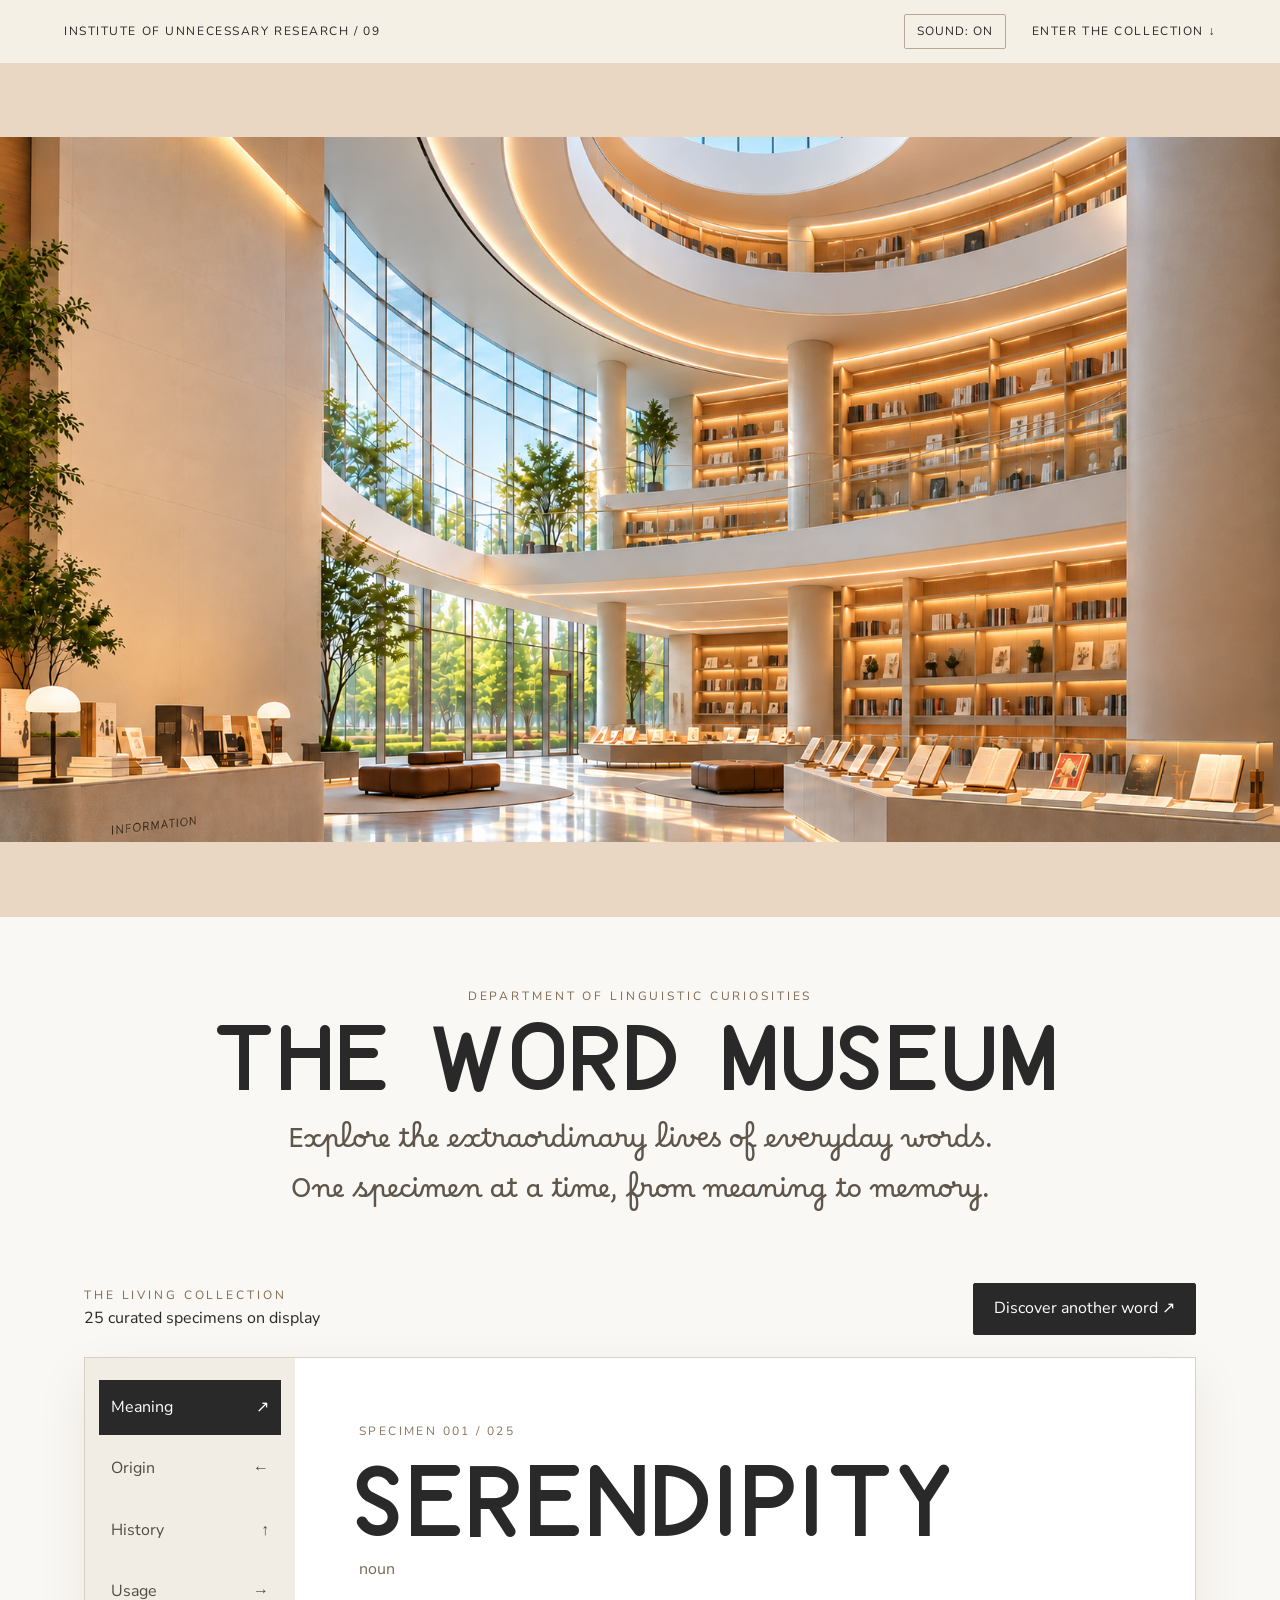
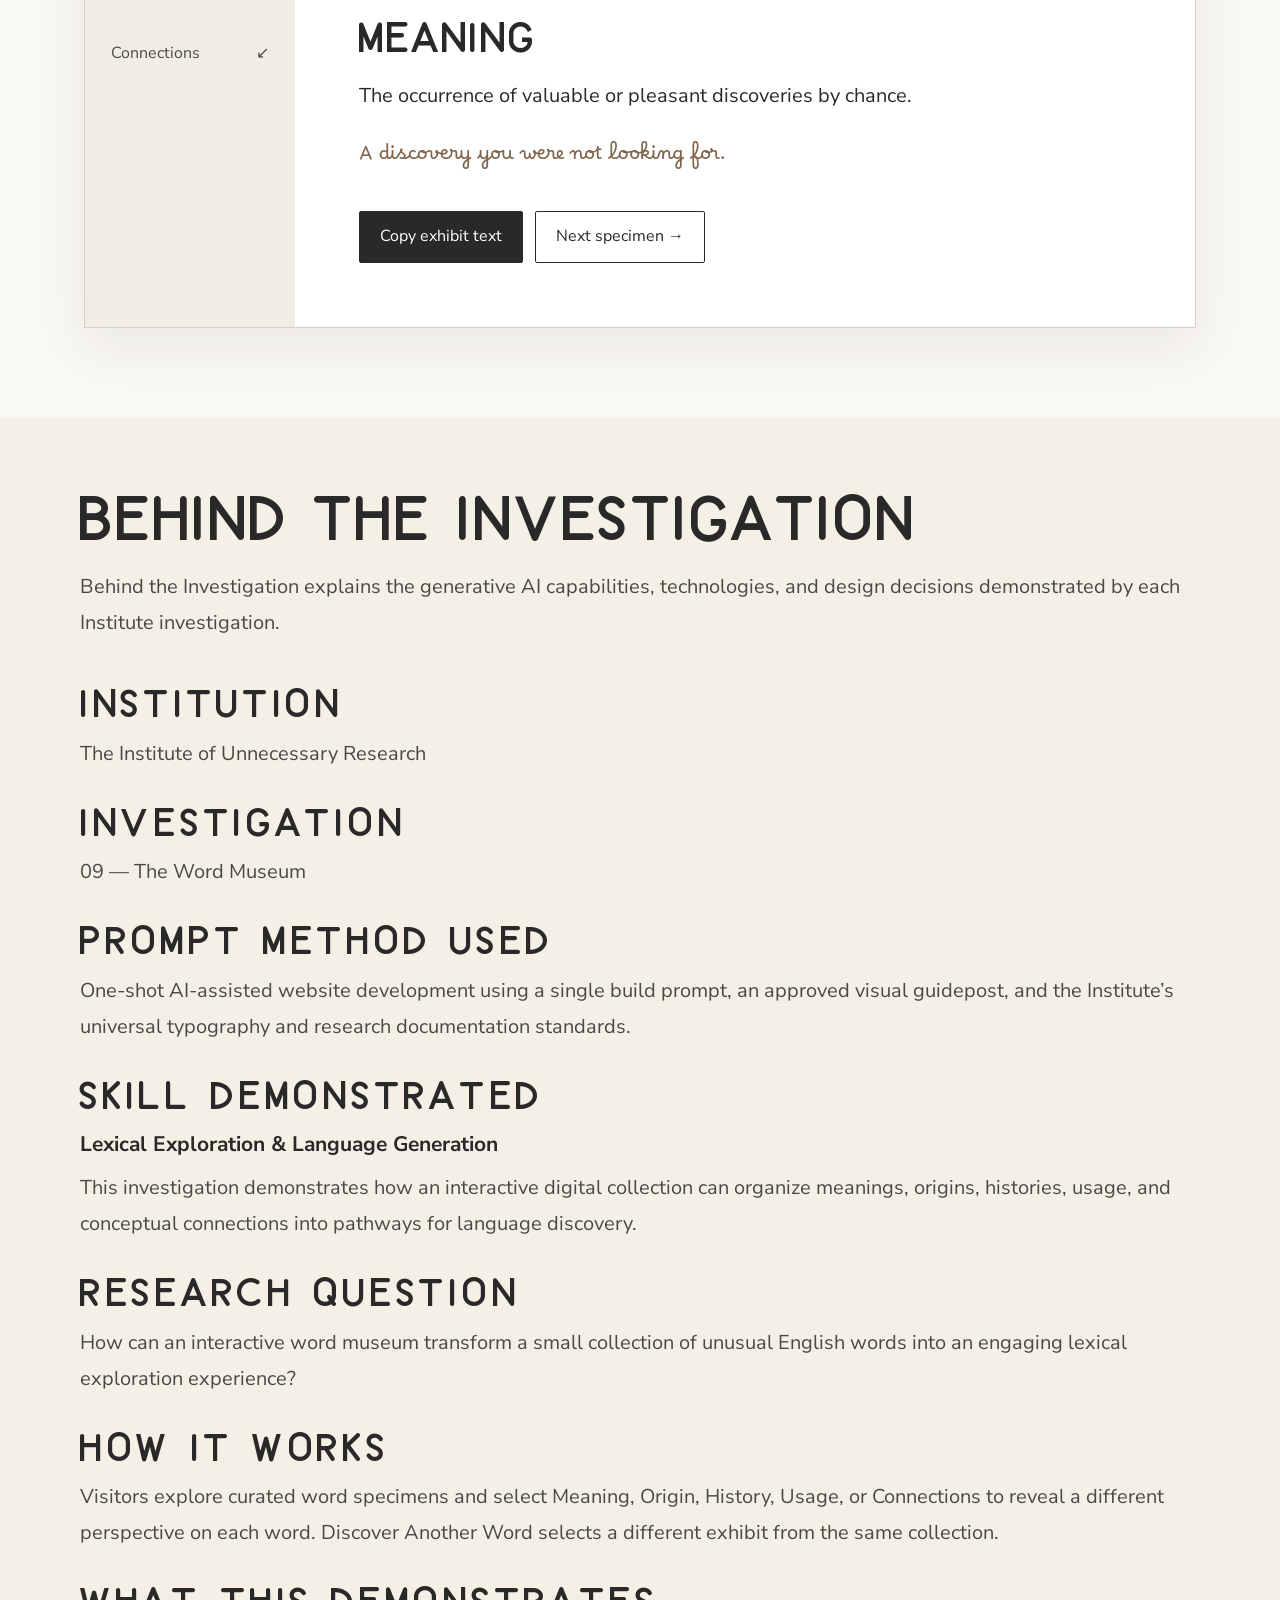
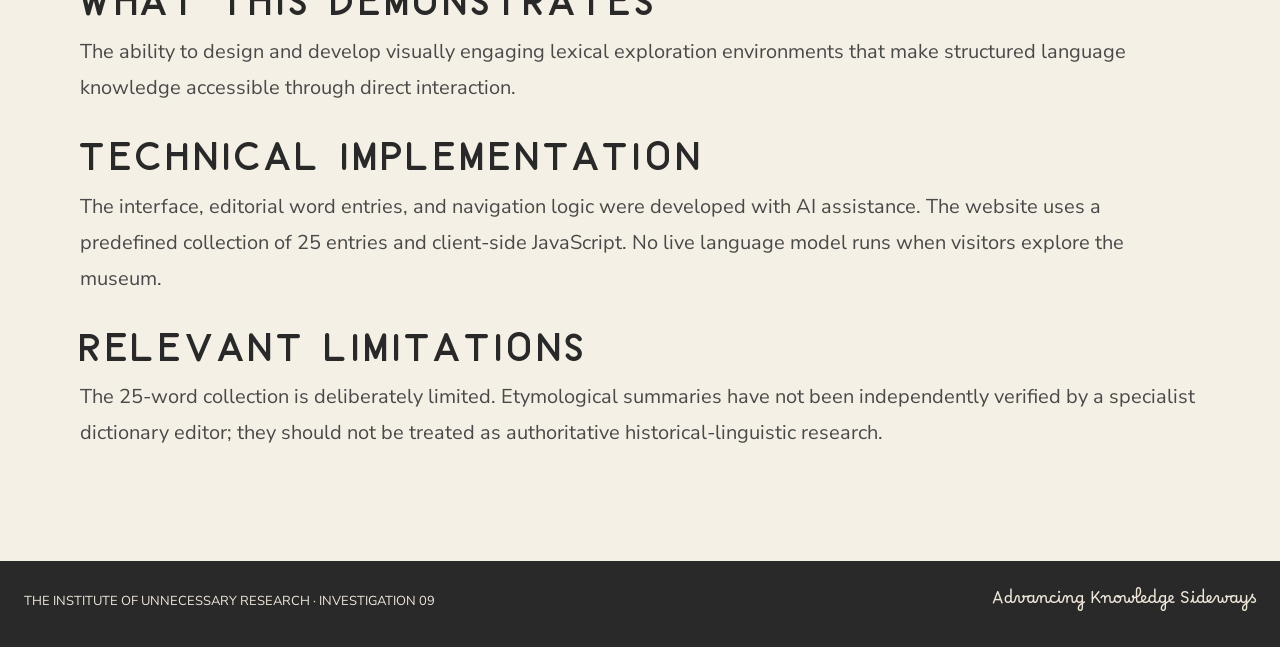
<file: inv-09/index.html>
<!DOCTYPE html>
<html lang="en"><head><meta charset="utf-8"/><meta content="width=device-width,initial-scale=1" name="viewport"/><meta content="#f4eee5" name="theme-color"/><title>The Word Museum — Investigation 09</title><style>
@font-face{font-family:Kingsland;src:url('assets/Kingsland.woff')}@font-face{font-family:Borel;src:url('assets/Borel.ttf')}@font-face{font-family:'Nunito Sans';src:url('assets/NunitoSans.ttf') format('truetype');font-style:normal;font-weight:100 900;font-display:swap}*{box-sizing:border-box}html{scroll-behavior:smooth}body{margin:0;background:#faf8f4;color:#292929;font-family:'Nunito Sans',Arial,sans-serif;line-height:1.6}h1,h2,h3{font-family:Kingsland,serif;font-weight:400;line-height:1.15}button,input{font:inherit}button{cursor:pointer}button:focus-visible,input:focus-visible,a:focus-visible{outline:3px solid #966b3c;outline-offset:4px}.top{padding:14px clamp(20px,5vw,75px);display:flex;justify-content:space-between;gap:15px;align-items:center;background:#f5f0e5;font-size:12px;letter-spacing:.13em;text-transform:uppercase}.top a{color:inherit;text-decoration:none}.hero{height:min(67vw,690px);min-height:310px;background:url('assets/library.png') center center/cover no-repeat;position:relative}.hero::after{content:'';position:absolute;inset:auto 0 0;height:11%;background:linear-gradient(transparent,rgba(35,29,23,.18));pointer-events:none}.intro{text-align:center;padding:70px 20px 60px}.eyebrow{font-size:12px;letter-spacing:.24em;text-transform:uppercase;color:#806a52}.intro h1{font-size:clamp(38px,6vw,76px);margin:15px auto}.intro p{max-width:620px;margin:0 auto;color:#5e554b;font-size:17px}.explore{max-width:1160px;margin:auto;padding:0 24px 90px}.toolbar{display:flex;align-items:center;justify-content:space-between;gap:16px;flex-wrap:wrap;margin-bottom:22px}.toolbar button,.actions button{background:#292929;color:white;border:1px solid #292929;padding:12px 20px;border-radius:2px}.toolbar button:hover,.actions button:hover{background:#70563e}.search{border:1px solid #c8bfb2;padding:12px 14px;min-width:250px;max-width:100%;background:white}.collection{display:grid;grid-template-columns:210px minmax(0,1fr);border:1px solid #d8d0c4;background:white;box-shadow:0 18px 50px rgba(43,35,25,.07)}.tabs{background:#f1ece4;padding:22px 14px;display:flex;flex-direction:column;gap:6px}.tabs button{border:0;background:transparent;text-align:left;padding:15px 12px;color:#514b44;display:flex;justify-content:space-between;gap:8px}.tabs button[aria-selected=true]{background:#292929;color:#fff}.tabs button:hover:not([aria-selected=true]){background:#e4dbce}.specimen{padding:clamp(24px,5vw,64px);min-height:425px}.specimen .number{font-size:12px;letter-spacing:.2em;color:#88755f}.specimen h2{font-size:clamp(42px,7vw,82px);overflow-wrap:break-word;margin:20px 0 2px}.part{color:#7b6956}.specimen h3{font-size:clamp(25px,3vw,34px);margin:38px 0 14px}.specimen p{font-size:clamp(17px,2vw,20px);max-width:660px}.note{font-family:Borel,cursive;font-size:19px;color:#80644b;line-height:1.8;margin-top:30px}.actions{display:flex;gap:12px;flex-wrap:wrap;margin-top:35px}.actions button.secondary{background:transparent;color:#292929}.actions button.secondary:hover{background:#f5f0e5}.empty{color:#8a3b2d}.research{background:#f5f0e5;color:#292929;padding:70px 24px}.research .inner{max-width:1050px;margin:auto}.research h2{font-size:clamp(34px,4vw,50px)}.research h3{font-size:24px}.research p{color:#494949}.research dl{display:grid;grid-template-columns:190px 1fr;gap:0 25px;border-top:1px solid #cfc8bc}.research dt,.research dd{margin:0;padding:16px 0;border-bottom:1px solid #cfc8bc}.research dt{font-weight:bold}.footer{background:#292929;color:#eee6d9;padding:30px 24px;display:flex;justify-content:space-between;gap:20px;flex-wrap:wrap;font-size:13px}.motto{font-family:Borel,cursive;font-size:16px}@media(max-width:720px){.hero{height:54vw;min-height:245px;background-position:43% center}.collection{grid-template-columns:1fr}.tabs{flex-direction:row;overflow-x:auto;padding:12px;gap:6px}.tabs button{flex:0 0 auto;padding:12px}.specimen{min-height:400px}.research dl{grid-template-columns:1fr}.research dt{border-bottom:0;padding-bottom:0}.research dd{padding-top:2px}.top{letter-spacing:.05em}}

/* Standardized Institute research-note layout */
.research{background:#F5F0E5;color:#292929;padding:clamp(44px,6vw,90px) clamp(20px,4vw,55px)}
.research .inner{max-width:1120px;margin:0 auto}
.research h2{font-family:Kingsland,serif;font-size:clamp(34px,4vw,54px);margin:0 0 16px}
.research .research-intro{font-size:clamp(16px,1.7vw,20px);margin:0 0 45px;line-height:1.8;color:#494949}
.research-block{margin:0 0 31px;padding:0 0 2px}
.research-block h3{font-family:Kingsland,serif;font-weight:400;text-transform:uppercase;letter-spacing:.085em;font-size:clamp(23px,2.6vw,32px);line-height:1.3;margin:0 0 8px;color:#292929}
.research-block p{font-family:'Nunito Sans',sans-serif;font-size:clamp(16px,1.6vw,20px);line-height:1.8;margin:0;color:#494949}
.research-block strong{font-family:'Nunito Sans',sans-serif;display:block;font-size:clamp(17px,1.7vw,21px);margin:0 0 9px;color:#292929}
@media(max-width:600px){.research-block{margin-bottom:28px}.research .research-intro{margin-bottom:35px}}

/* Review 04: preserve complete architectural artwork across viewports. */
.hero{height:auto;min-height:0;aspect-ratio:3/2;background-size:contain;background-position:center center;background-color:#e9d6c3}
.hero::after{display:none}
@media(max-width:720px){.hero{height:auto;min-height:0;aspect-ratio:3/2;background-size:contain;background-position:center center}}
.tabs button{font-family:'Nunito Sans',sans-serif;font-weight:400}
@media(max-width:720px){.top{font-size:clamp(9px,2.1vw,12px);padding:12px 14px}}

/* Review 05: genuine Institute typefaces, quiet optional sound */
.intro h1{font-family:Kingsland,serif;font-weight:400;overflow-wrap:normal;word-break:normal}
.intro p{font-family:Borel,cursive;font-size:clamp(19px,2.5vw,27px);line-height:1.85;max-width:740px}
.top-actions{display:flex;gap:clamp(10px,2vw,26px);align-items:center;flex-wrap:wrap}
#sound-toggle{font-family:'Nunito Sans',sans-serif;font-size:12px;letter-spacing:.08em;text-transform:uppercase;border:1px solid #b6a99a;background:transparent;color:#292929;padding:7px 12px;border-radius:2px}
#sound-toggle:hover{background:#e9e0d5}
@media(max-width:500px){.top{align-items:flex-start}.top-actions{justify-content:flex-end}.intro{padding:48px 20px}.intro h1{font-size:clamp(34px,9vw,52px)}}
</style></head><body><header class="top"><span>Institute of Unnecessary Research / 09</span><div class="top-actions"><button type="button" id="sound-toggle" aria-pressed="true" aria-label="Turn page sound off">Sound: On</button><a href="#collection">Enter the collection ↓</a></div></header><div aria-label="A vast empty contemporary library with sweeping balconies and bookshelves" class="hero" role="img"></div><section class="intro"><div class="eyebrow">Department of Linguistic Curiosities</div><h1>The Word Museum</h1><p>Explore the extraordinary lives of everyday words. One specimen at a time, from meaning to memory.</p></section><main class="explore" id="collection"><div class="toolbar"><div><div class="eyebrow">The living collection</div><span id="count">25 curated specimens on display</span></div><button id="surprise">Discover another word ↗</button></div><section aria-label="Word exhibit" class="collection"><nav aria-label="Explore word collections" class="tabs" role="tablist"><button aria-selected="true" data-tab="meaning" role="tab">Meaning <span>↗</span></button><button aria-selected="false" data-tab="origin" role="tab">Origin <span>←</span></button><button aria-selected="false" data-tab="history" role="tab">History <span>↑</span></button><button aria-selected="false" data-tab="usage" role="tab">Usage <span>→</span></button><button aria-selected="false" data-tab="connections" role="tab">Connections <span>↙</span></button></nav><article aria-live="polite" class="specimen"><div class="number" id="number">SPECIMEN 001 / 025</div><h2 id="word">Serendipity</h2><div class="part" id="part">noun</div><h3 id="heading">Meaning</h3><p id="description"></p><div class="note" id="annotation"></div><div class="actions"><button id="copy">Copy exhibit text</button><button class="secondary" id="next">Next specimen →</button></div></article></section></main><section class="research" id="research"><div class="inner"><h2>Behind the Investigation</h2><p class="research-intro">Behind the Investigation explains the generative AI capabilities, technologies, and design decisions demonstrated by each Institute investigation.</p><div class="research-block"><h3>Institution</h3><p>The Institute of Unnecessary Research</p></div><div class="research-block"><h3>Investigation</h3><p>09 — The Word Museum</p></div><div class="research-block"><h3>Prompt Method Used</h3><p>One-shot AI-assisted website development using a single build prompt, an approved visual guidepost, and the Institute’s universal typography and research documentation standards.</p></div><div class="research-block"><h3>Skill Demonstrated</h3><strong>Lexical Exploration &amp; Language Generation</strong><p>This investigation demonstrates how an interactive digital collection can organize meanings, origins, histories, usage, and conceptual connections into pathways for language discovery.</p></div><div class="research-block"><h3>Research Question</h3><p>How can an interactive word museum transform a small collection of unusual English words into an engaging lexical exploration experience?</p></div><div class="research-block"><h3>How It Works</h3><p>Visitors explore curated word specimens and select Meaning, Origin, History, Usage, or Connections to reveal a different perspective on each word. Discover Another Word selects a different exhibit from the same collection.</p></div><div class="research-block"><h3>What This Demonstrates</h3><p>The ability to design and develop visually engaging lexical exploration environments that make structured language knowledge accessible through direct interaction.</p></div><div class="research-block"><h3>Technical Implementation</h3><p>The interface, editorial word entries, and navigation logic were developed with AI assistance. The website uses a predefined collection of 25 entries and client-side JavaScript. No live language model runs when visitors explore the museum.</p></div><div class="research-block"><h3>Relevant Limitations</h3><p>The 25-word collection is deliberately limited. Etymological summaries have not been independently verified by a specialist dictionary editor; they should not be treated as authoritative historical-linguistic research.</p></div></div></section><footer class="footer"><span>THE INSTITUTE OF UNNECESSARY RESEARCH · INVESTIGATION 09</span><span class="motto">Advancing Knowledge Sideways</span></footer><script>
const words=[["serendipity", "noun", "The occurrence of valuable or pleasant discoveries by chance.", "Coined by Horace Walpole in 1754, inspired by the tale The Three Princes of Serendip.", "The word moved from a literary invention into everyday speech for fortunate discoveries.", "Finding that little bookshop was pure serendipity.", "chance · discovery · fortunate accident", "A discovery you were not looking for."], ["petrichor", "noun", "The distinctive earthy scent associated with rain falling on dry ground.", "Coined in 1964 by researchers Isabel Joy Bear and Richard Thomas; from Greek petra (stone) and ichor (mythological fluid).", "A relatively recent scientific term that quickly acquired a poetic life.", "The first drops of rain released the petrichor from the pavement.", "rain · earth · scent", "The weather has a signature fragrance."], ["sonder", "noun (recent coinage)", "The realization that other people have lives as complex as your own.", "Coined by John Koenig for The Dictionary of Obscure Sorrows; not an old dictionary word.", "A modern invented word circulated widely online and in contemporary writing.", "On the crowded train, she felt a sudden sense of sonder.", "empathy · perspective · inner life", "An invented word for a familiar feeling."], ["palimpsest", "noun", "A surface or document reused after earlier writing was erased, often with traces remaining.", "From Greek palimpsestos, meaning scraped again.", "First associated with reused manuscripts; now also a metaphor for layered histories.", "The city was a palimpsest of streets, buildings, and memories.", "layers · memory · manuscript", "History never quite disappears."], ["susurrus", "noun", "A soft rustling, whispering, or murmuring sound.", "From Latin susurrus, a whisper or murmur.", "An evocative literary word whose sound seems to imitate its meaning.", "The susurrus of leaves drifted through the open window.", "whisper · rustle · sound", "A word that sounds like what it describes."], ["apricity", "noun (rare)", "The warmth of the sun in winter.", "From Latin apricitas, sunshine or warmth; recorded as a rare English word.", "An uncommon historical word revived in modern word collections.", "We sat in the garden enjoying the afternoon apricity.", "winter · sun · warmth", "A little warmth in the wrong season."], ["quixotic", "adjective", "Exceedingly idealistic, often in an impractical way.", "From Don Quixote, the idealistic hero of Miguel de Cervantes’s novel.", "A fictional character’s name became a description of a recognizable human tendency.", "His quixotic plan to catalog every cloud lasted one afternoon.", "idealism · imagination · impracticality", "A whole novel inside one adjective."], ["liminal", "adjective", "Relating to a threshold, boundary, or transitional state.", "From Latin limen, meaning threshold.", "Used in anthropology and psychology and now common in descriptions of transitional spaces.", "The empty station felt liminal, suspended between departures.", "threshold · transition · in-between", "A word for being not quite here or there."], ["ineffable", "adjective", "Too great, extreme, or distinctive to be adequately expressed in words.", "From Latin ineffabilis, literally not able to be spoken.", "Used for religious mysteries, profound feelings, and experiences that resist description.", "There was an ineffable calm in the silent gallery.", "unspeakable · wonder · expression", "The word for what words cannot do."], ["defenestration", "noun", "The act of throwing someone or something out of a window.", "From Latin de- (out of) and fenestra (window).", "Associated with historic political events, notably the Defenestrations of Prague.", "The fictional committee debated the defenestration of its broken printer.", "window · expulsion · history", "An improbably specific word with a dramatic past."], ["mellifluous", "adjective", "Sweet or smooth sounding; pleasing to hear.", "From Latin mel (honey) and fluere (to flow).", "A longstanding literary description of voices, music, and speech.", "Her mellifluous reading filled the auditorium.", "honey · sound · flowing", "Honey, but for the ears."], ["ephemeral", "adjective", "Lasting for a very short time.", "From Greek ephemeros, lasting only a day.", "Once connected with short-lived organisms and events; now widely used for fleeting experiences.", "The ephemeral patterns of light vanished at sunset.", "fleeting · transient · brief", "A long word for a short stay."] ,["resplendent", "adjective", "Shining brilliantly; splendid in appearance.", "From Latin resplendere, to shine brightly.", "Used in English for centuries to describe dazzling light, color, and magnificence.", "The conservatory looked resplendent in the morning sun.", "radiance · brilliance · splendor", "A word that arrives already illuminated."],["lacuna", "noun", "A gap or missing part, especially in a text or a body of knowledge.", "From Latin lacuna, a pool, hollow, or gap.", "Adopted in scholarship to describe missing passages and later extended to other absences.", "A lacuna in the archive left the story unfinished.", "absence · omission · gap", "Sometimes the missing part speaks loudest."],["vellichor", "noun (modern coinage)", "The wistful atmosphere sometimes associated with secondhand bookshops.", "Coined by John Koenig in The Dictionary of Obscure Sorrows; not a historical dictionary term.", "A recent literary invention shared through online word collections.", "The dusty shelves gave the shop an unmistakable vellichor.", "books · nostalgia · atmosphere", "A new name for an old-book feeling."],["solstice", "noun", "Either of the two times each year when the Sun reaches its most northerly or southerly position in the sky.", "From Latin solstitium, from sol (sun) and sistere (to stand still).", "The solstices have long served as seasonal markers in calendars and celebrations.", "They gathered in the garden on the summer solstice.", "sun · seasons · turning point", "The apparent pause at the turning of the year."],["halcyon", "adjective", "Denoting a period of calm, peace, or happiness.", "From the Greek name for a mythical kingfisher, associated with calm seas.", "The expression halcyon days grew from an ancient story about tranquil winter weather.", "She remembered the halcyon summers by the lake.", "tranquility · nostalgia · peace", "A bird, a myth, and a peaceful afternoon."],["peripatetic", "adjective", "Traveling from place to place, especially in connection with work or study.", "From Greek peripatetikos, relating to walking about.", "Associated with Aristotle’s philosophical school and later with itinerant activity.", "The peripatetic lecturer taught in a different city each week.", "walking · wandering · philosophy", "A philosophy that refuses to sit still."],["sibilance", "noun", "A hissing quality of sound, especially in speech.", "From Latin sibilare, to hiss.", "Used in phonetics and literary analysis to describe prominent s-like sounds.", "The poem’s sibilance echoed the sound of wind through grass.", "hiss · consonants · sound", "A whisper with a linguistic label."],["nocturne", "noun", "A musical composition inspired by or evocative of the night.", "From French nocturne, meaning nocturnal, ultimately from Latin nox (night).", "The musical form became especially associated with lyrical piano pieces in the nineteenth century.", "A quiet nocturne drifted from the open window.", "night · music · stillness", "A little piece of night in sound."],["obdurate", "adjective", "Stubbornly refusing to change one’s opinion or course of action.", "From Latin obdurare, to harden.", "Long used to characterize unyielding attitudes and resistance to persuasion.", "The committee remained obdurate despite the new evidence.", "stubbornness · resistance · resolve", "A word that will not budge."],["penumbra", "noun", "A partially shaded area between full shadow and full light.", "From Latin paene (almost) and umbra (shadow).", "Used in astronomy for partial shadows and metaphorically for surrounding uncertainty.", "The moon slipped into Earth’s penumbra.", "shadow · twilight · boundary", "Neither wholly light nor wholly dark."],["anemoia", "noun (modern coinage)", "Nostalgia for a time one has never personally experienced.", "Coined by John Koenig in The Dictionary of Obscure Sorrows.", "A contemporary invented term rather than an inherited historical English word.", "The old photographs stirred anemoia for a decade she had never known.", "nostalgia · imagination · history", "Missing a past that was never yours."],["psithurism", "noun (rare)", "The soft sound of wind moving through leaves.", "Adapted from Greek psithurisma, a whispering or rustling.", "An uncommon literary word often featured in collections of evocative vocabulary.", "The psithurism in the courtyard was almost musical.", "wind · leaves · whisper", "The trees have their own vocabulary."],["mercurial", "adjective", "Subject to sudden or unpredictable changes of mood or behavior.", "From Mercury, the Roman deity and the name of the quick-moving planet.", "Its associations with speed and change shaped the adjective’s figurative sense.", "The director’s mercurial enthusiasm kept everyone guessing.", "changeability · speed · temperament", "A planet’s name becomes a personality."]];const pageTurnAudio=new Audio('assets/page-turn.mp3');pageTurnAudio.preload='auto';pageTurnAudio.volume=0.10;let soundEnabled=true;function playPageTurn(){if(!soundEnabled)return;try{pageTurnAudio.pause();pageTurnAudio.currentTime=0;const p=pageTurnAudio.play();if(p&&p.catch)p.catch(()=>{});}catch(e){}}const tabs=['meaning','origin','history','usage','connections'];let current=0,tab='meaning';const $=id=>document.getElementById(id);function render(){const w=words[current];$('word').textContent=w[0];$('part').textContent=w[1];$('number').textContent=`SPECIMEN ${String(current+1).padStart(3,'0')} / ${String(words.length).padStart(3,'0')}`;$('heading').textContent=tab[0].toUpperCase()+tab.slice(1);$('description').textContent=w[{meaning:2,origin:3,history:4,usage:5,connections:6}[tab]];$('annotation').textContent=w[7];document.querySelectorAll('[data-tab]').forEach(b=>b.setAttribute('aria-selected',String(b.dataset.tab===tab)))}function next(){let i=current;while(i===current)i=Math.floor(Math.random()*words.length);current=i;render()}document.querySelectorAll('[data-tab]').forEach(b=>b.addEventListener('click',()=>{if(tab!==b.dataset.tab){tab=b.dataset.tab;playPageTurn();render()}}));$('surprise').addEventListener('click',next);$('next').addEventListener('click',()=>{current=(current+1)%words.length;render()});$('copy').addEventListener('click',async()=>{const w=words[current];const text=`${w[0]} (${w[1]})\n${tab.toUpperCase()}: ${w[{meaning:2,origin:3,history:4,usage:5,connections:6}[tab]]}\nThe Word Museum — Investigation 09`;try{await navigator.clipboard.writeText(text);$('copy').textContent='Copied';setTimeout(()=>$('copy').textContent='Copy exhibit text',1800)}catch(e){const area=document.createElement('textarea');area.value=text;document.body.append(area);area.select();document.execCommand('copy');area.remove();$('copy').textContent='Copied';setTimeout(()=>$('copy').textContent='Copy exhibit text',1800)}});render();
const soundToggle=document.getElementById('sound-toggle');
soundToggle.addEventListener('click',()=>{soundEnabled=!soundEnabled;if(!soundEnabled){pageTurnAudio.pause();pageTurnAudio.currentTime=0;}soundToggle.textContent=soundEnabled?'Sound: On':'Sound: Off';soundToggle.setAttribute('aria-pressed',String(soundEnabled));soundToggle.setAttribute('aria-label',soundEnabled?'Turn page sound off':'Turn page sound on');});
</script></body></html>
</file>
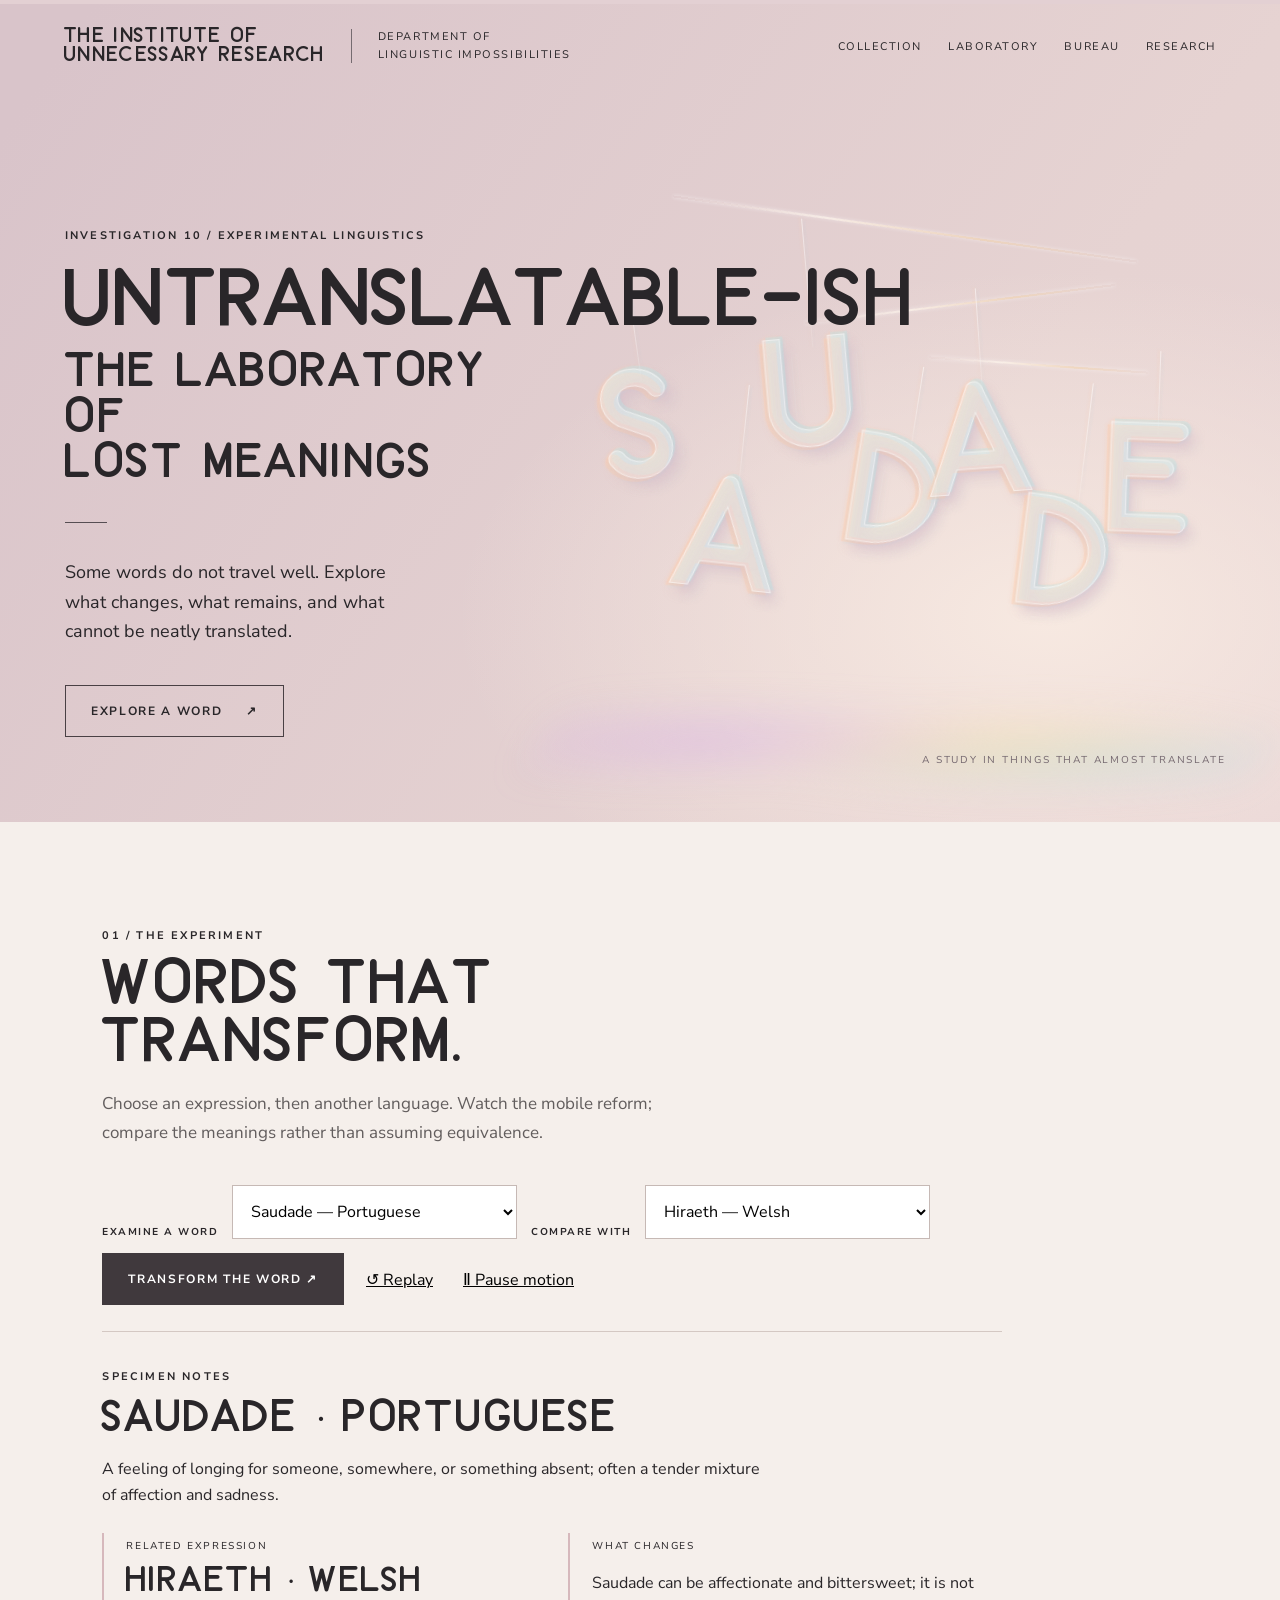
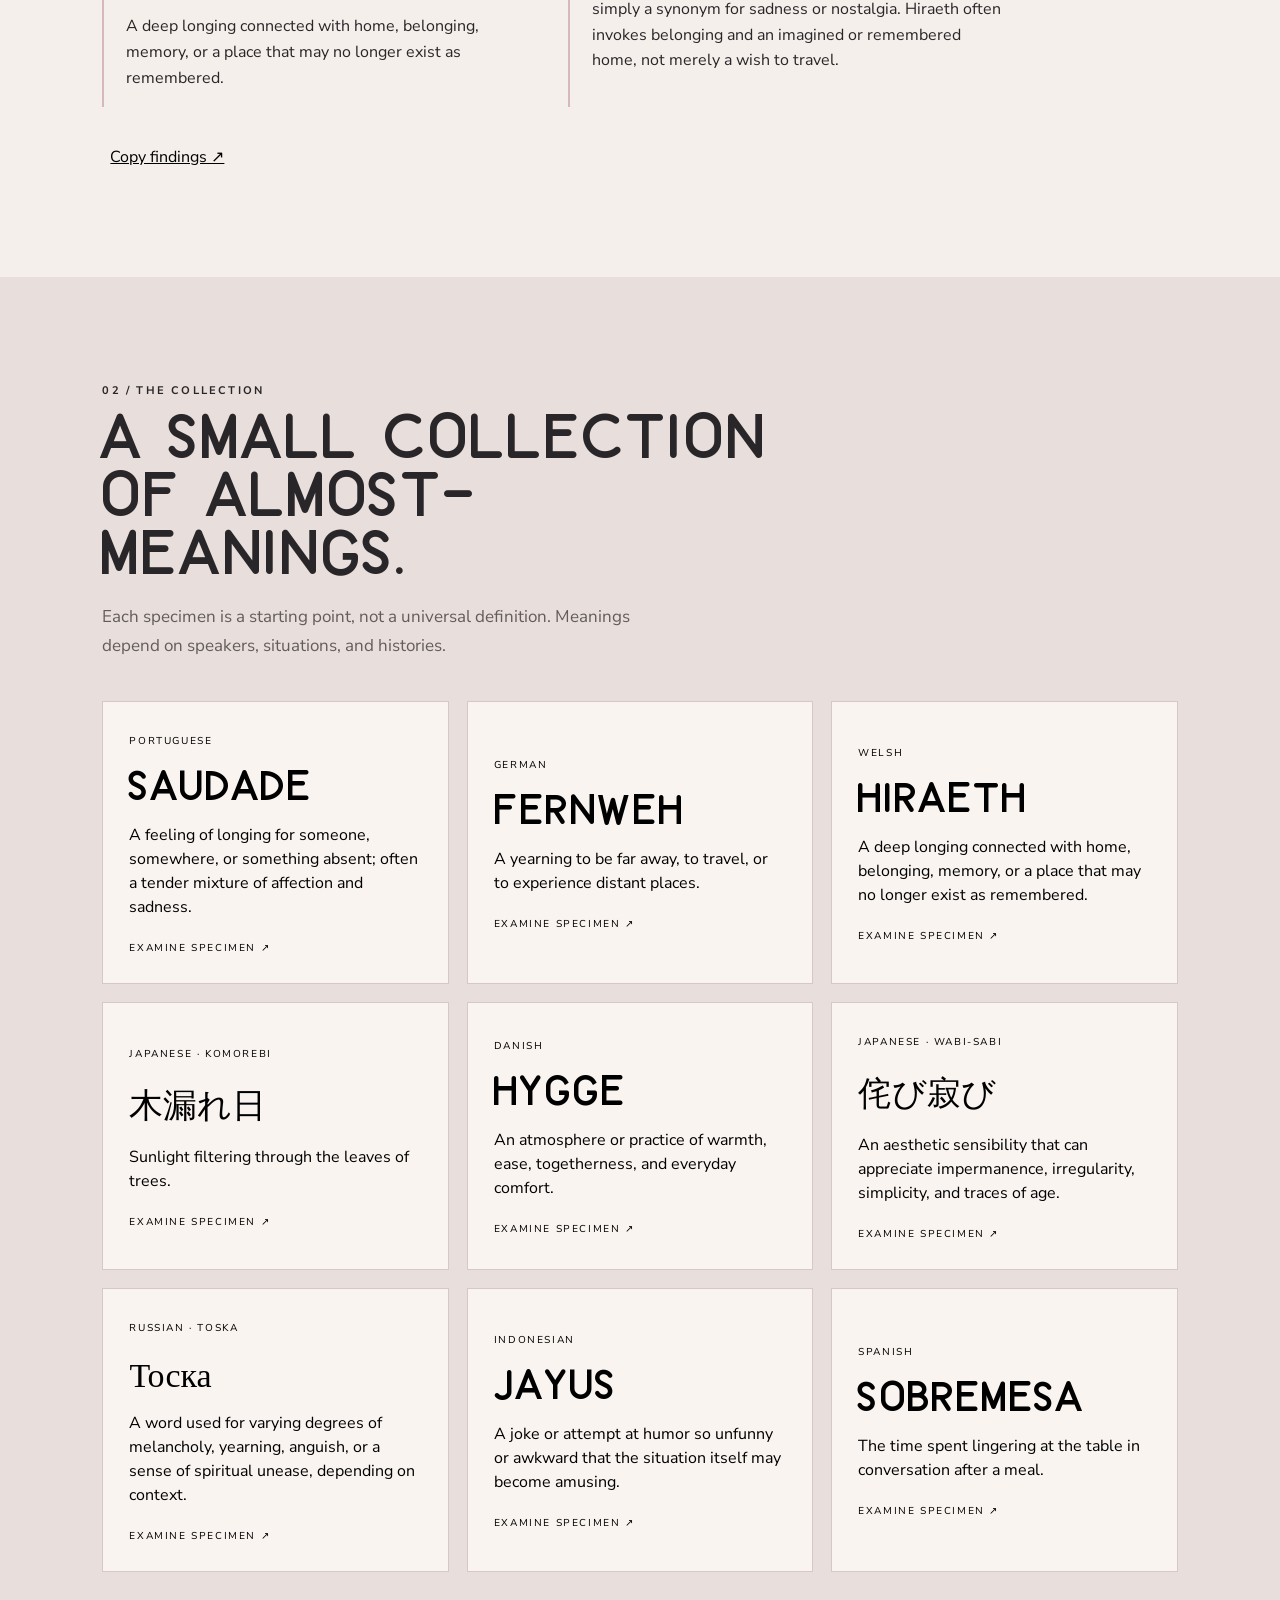
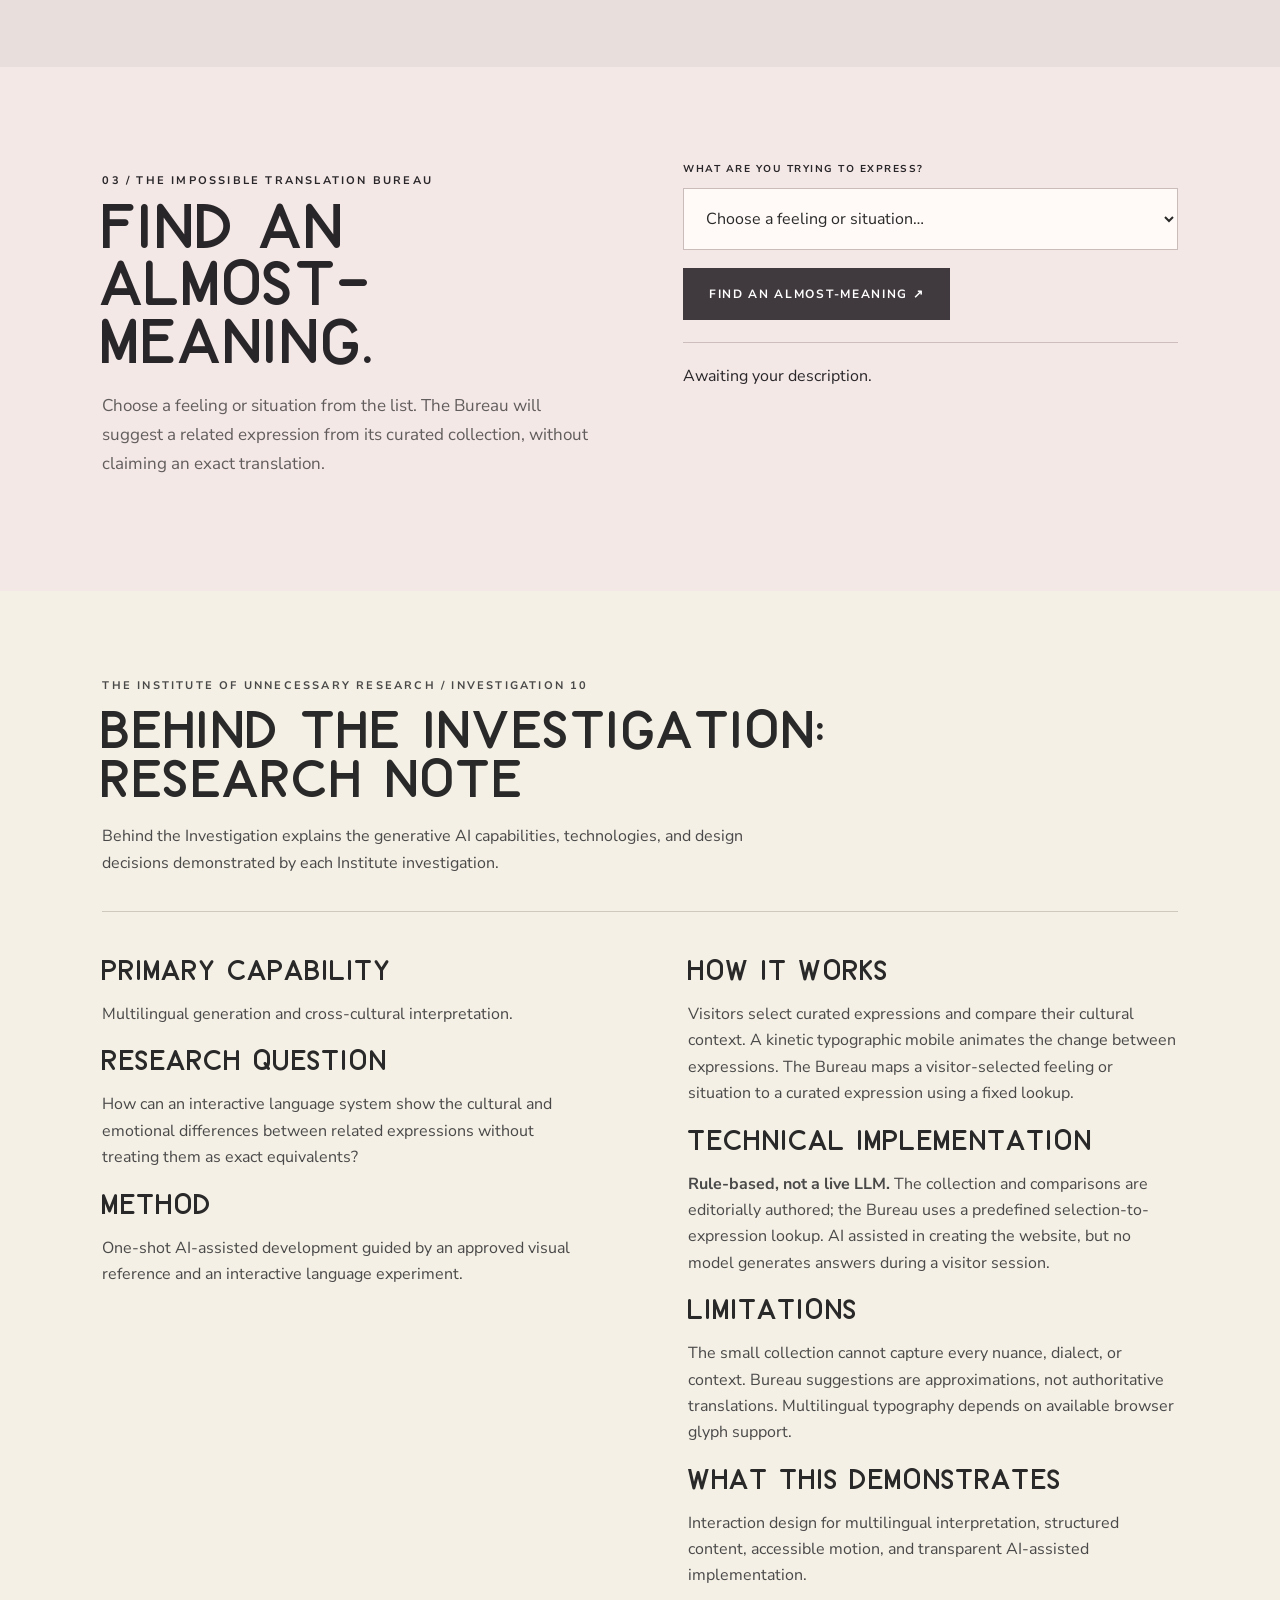
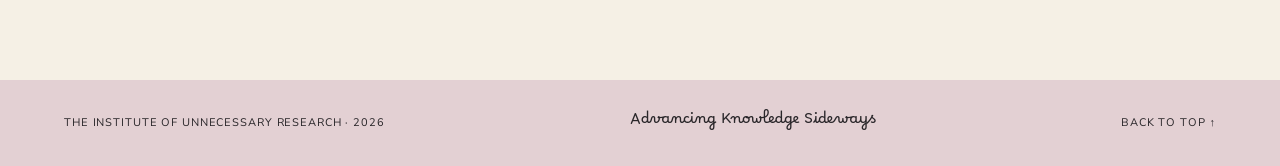
<file: Inv_10/index.html>
<!doctype html><html lang="en"><head><meta charset="utf-8"><meta name="viewport" content="width=device-width,initial-scale=1"><meta name="theme-color" content="#dfcbd0"><title>10 — Untranslatable-ish | Institute of Unnecessary Research</title><link rel="preconnect" href="https://fonts.googleapis.com"><link rel="preconnect" href="https://fonts.gstatic.com" crossorigin><link href="https://fonts.googleapis.com/css2?family=Nunito+Sans:wght@400;500;600;700&display=swap" rel="stylesheet"><link rel="stylesheet" href="styles.css"></head><body>
<header class="mast"><a href="#top" class="institution">THE INSTITUTE OF<br>UNNECESSARY RESEARCH</a><span class="rule"></span><span class="department">DEPARTMENT OF<br>LINGUISTIC IMPOSSIBILITIES</span><nav aria-label="Main navigation"><a href="#collection">COLLECTION</a><a href="#laboratory">LABORATORY</a><a href="#bureau">BUREAU</a><a href="#research">RESEARCH</a></nav></header>
<main id="top"><section class="hero"><div class="intro"><p class="eyebrow">INVESTIGATION 10 / EXPERIMENTAL LINGUISTICS</p><h1>Untranslatable-ish</h1><p class="subtitle">The Laboratory of<br>Lost Meanings</p><span class="dash"></span><p class="lead">Some words do not travel well. Explore what changes, what remains, and what cannot be neatly translated.</p><a class="outline-button" href="#laboratory">EXPLORE A WORD <span aria-hidden="true">↗</span></a></div>
<div class="installation" aria-label="Animated pastel glass letter mobile spelling Saudade"><div class="mobile" id="mobile"><div class="beam beam-a"></div><div class="beam beam-b"></div><div class="beam beam-c"></div><div id="letters" class="letters" aria-hidden="true"></div></div><div class="reflections" aria-hidden="true"></div><div class="installation-caption">A STUDY IN THINGS THAT ALMOST TRANSLATE</div></div></section>
<section class="workbench" id="laboratory"><div class="section-head"><p class="eyebrow">01 / THE EXPERIMENT</p><h2>Words that transform.</h2><p>Choose an expression, then another language. Watch the mobile reform; compare the meanings rather than assuming equivalence.</p></div><div class="controls"><label for="source">EXAMINE A WORD</label><select id="source"></select><label for="target">COMPARE WITH</label><select id="target"></select><button id="transform" class="solid-button">TRANSFORM THE WORD ↗</button><button id="replay" class="quiet-button">↺ Replay</button><button id="pause" class="quiet-button" aria-pressed="false">Ⅱ Pause motion</button></div><div class="result" id="result" aria-live="polite"><p class="eyebrow">SPECIMEN NOTES</p><h3 id="resultTitle">Saudade</h3><p id="resultText"></p><div class="comparison"><div><span>RELATED EXPRESSION</span><strong id="related"></strong><p id="relatedText"></p></div><div><span>WHAT CHANGES</span><p id="nuance"></p></div></div><button id="copy" class="quiet-button">Copy findings ↗</button></div></section>
<section class="collection" id="collection"><div class="section-head"><p class="eyebrow">02 / THE COLLECTION</p><h2>A small collection of almost-meanings.</h2><p>Each specimen is a starting point, not a universal definition. Meanings depend on speakers, situations, and histories.</p></div><div id="cards" class="cards"></div></section>
<section class="bureau" id="bureau"><div><p class="eyebrow">03 / THE IMPOSSIBLE TRANSLATION BUREAU</p><h2>Find an almost-meaning.</h2><p>Choose a feeling or situation from the list. The Bureau will suggest a related expression from its curated collection, without claiming an exact translation.</p></div><div class="bureau-form"><label for="feeling">WHAT ARE YOU TRYING TO EXPRESS?</label><select id="feeling"><option value="">Choose a feeling or situation…</option><option value="saudade">Missing someone or something absent</option><option value="fernweh">Longing to visit faraway places</option><option value="hiraeth">Missing a home or sense of belonging</option><option value="komorebi">Noticing sunlight through trees</option><option value="hygge">Feeling cozy and comfortable together</option><option value="wabisabi">Finding beauty in imperfection and age</option><option value="toska">Feeling a deep, difficult-to-name melancholy</option><option value="jayus">Laughing at an awkward, unfunny joke</option><option value="sobremesa">Lingering in conversation after a meal</option></select><button class="solid-button" id="searchFeeling">FIND AN ALMOST-MEANING ↗</button><div class="bureau-answer" id="bureauAnswer" aria-live="polite">Awaiting your description.</div></div></section>
<section class="research" id="research"><p class="eyebrow">THE INSTITUTE OF UNNECESSARY RESEARCH / INVESTIGATION 10</p><h2>Behind the Investigation: Research Note</h2><p class="research-intro">Behind the Investigation explains the generative AI capabilities, technologies, and design decisions demonstrated by each Institute investigation.</p><div class="research-grid"><div><h3>Primary Capability</h3><p>Multilingual generation and cross-cultural interpretation.</p><h3>Research Question</h3><p>How can an interactive language system show the cultural and emotional differences between related expressions without treating them as exact equivalents?</p><h3>Method</h3><p>One-shot AI-assisted development guided by an approved visual reference and an interactive language experiment.</p></div><div><h3>How It Works</h3><p>Visitors select curated expressions and compare their cultural context. A kinetic typographic mobile animates the change between expressions. The Bureau maps a visitor-selected feeling or situation to a curated expression using a fixed lookup.</p><h3>Technical Implementation</h3><p><strong>Rule-based, not a live LLM.</strong> The collection and comparisons are editorially authored; the Bureau uses a predefined selection-to-expression lookup. AI assisted in creating the website, but no model generates answers during a visitor session.</p><h3>Limitations</h3><p>The small collection cannot capture every nuance, dialect, or context. Bureau suggestions are approximations, not authoritative translations. Multilingual typography depends on available browser glyph support.</p><h3>What This Demonstrates</h3><p>Interaction design for multilingual interpretation, structured content, accessible motion, and transparent AI-assisted implementation.</p></div></div></section></main><footer><span>THE INSTITUTE OF UNNECESSARY RESEARCH · 2026</span><span class="motto">Advancing Knowledge Sideways</span><a href="#top">BACK TO TOP ↑</a></footer><script src="script.js"></script></body></html>
</file>
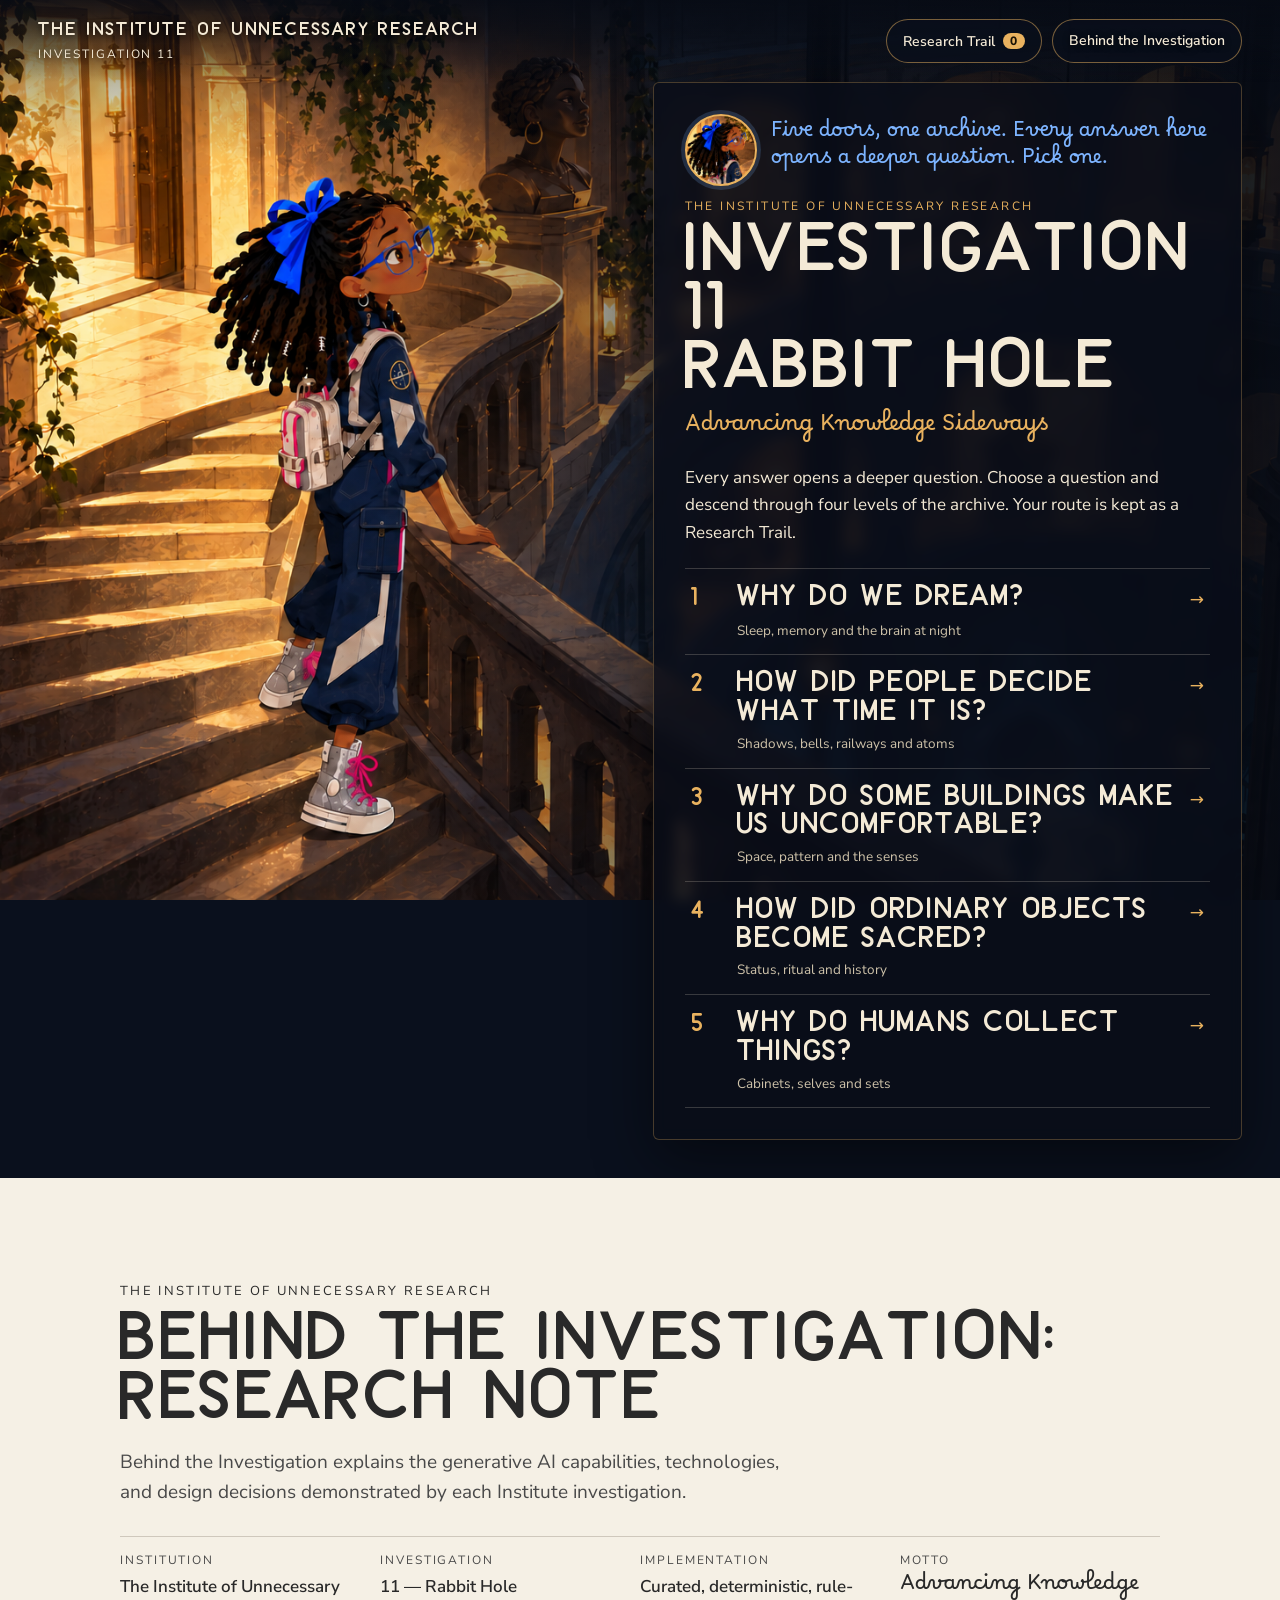
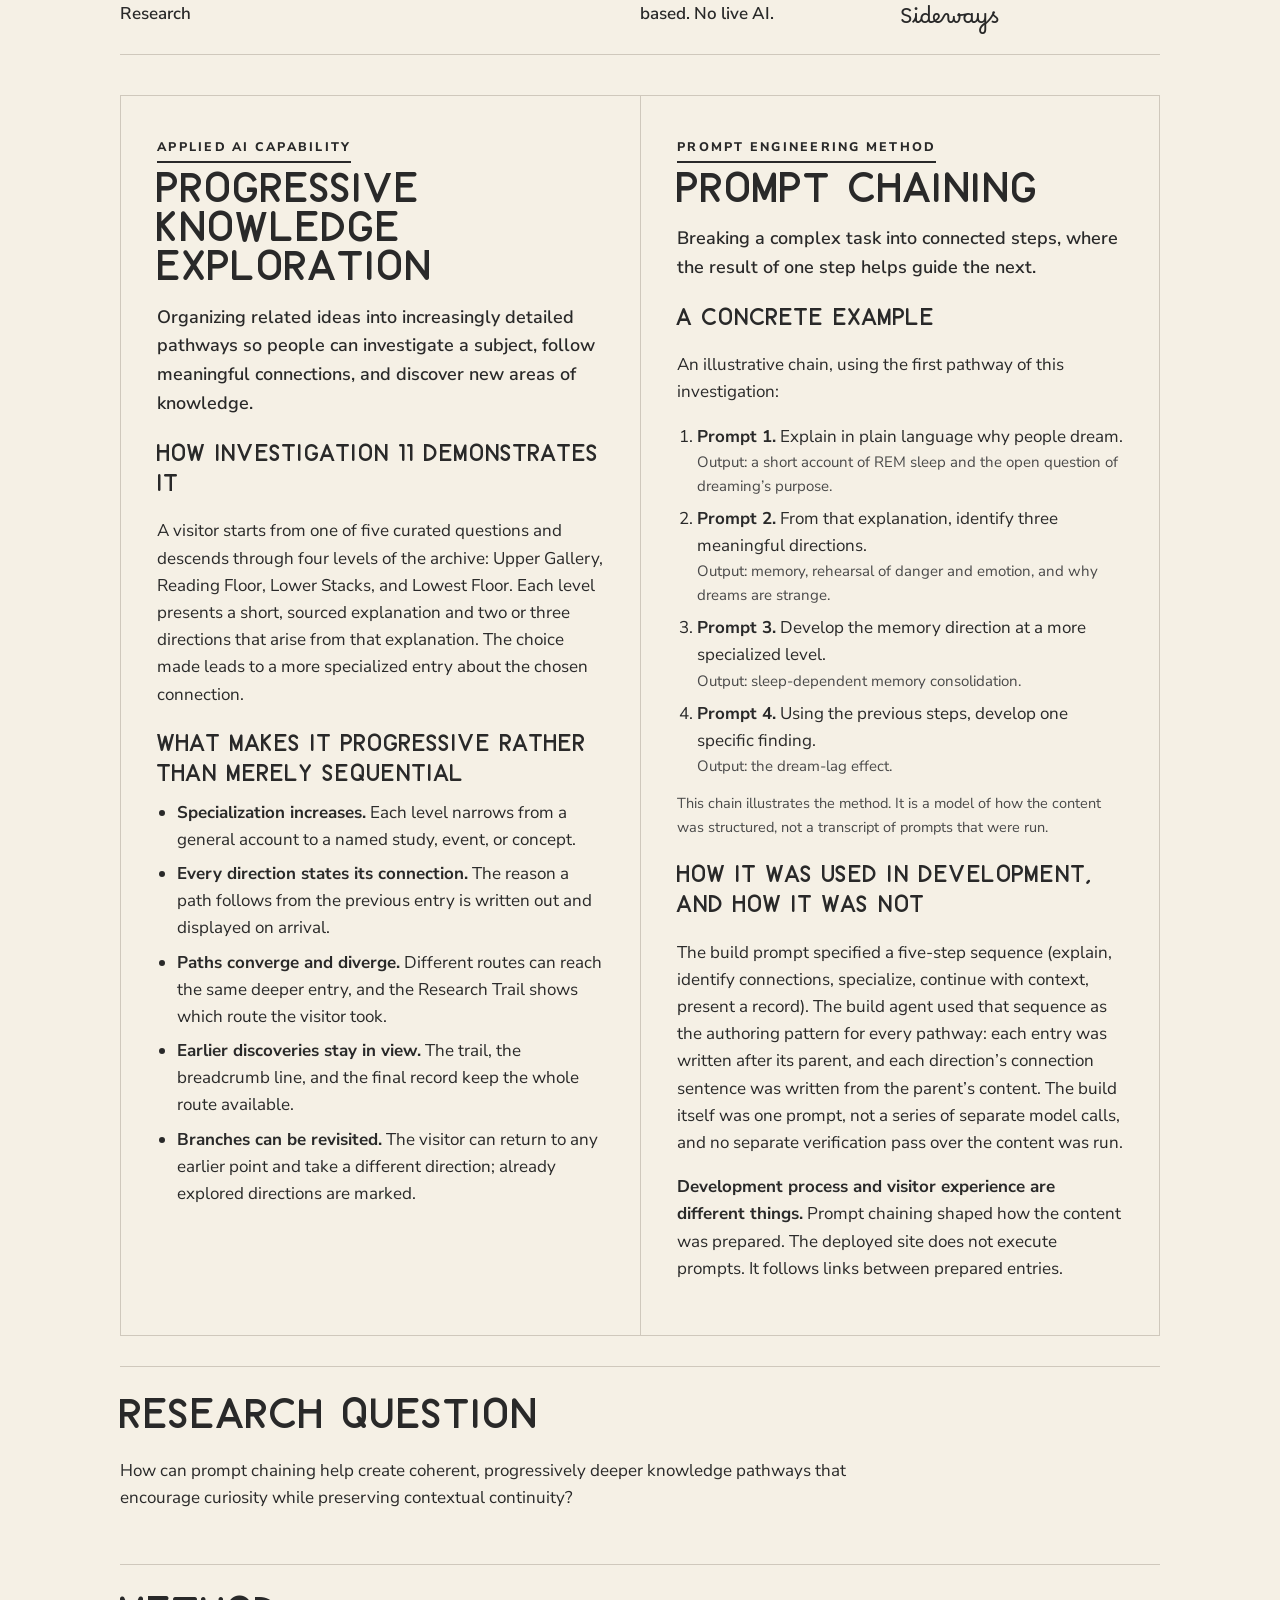
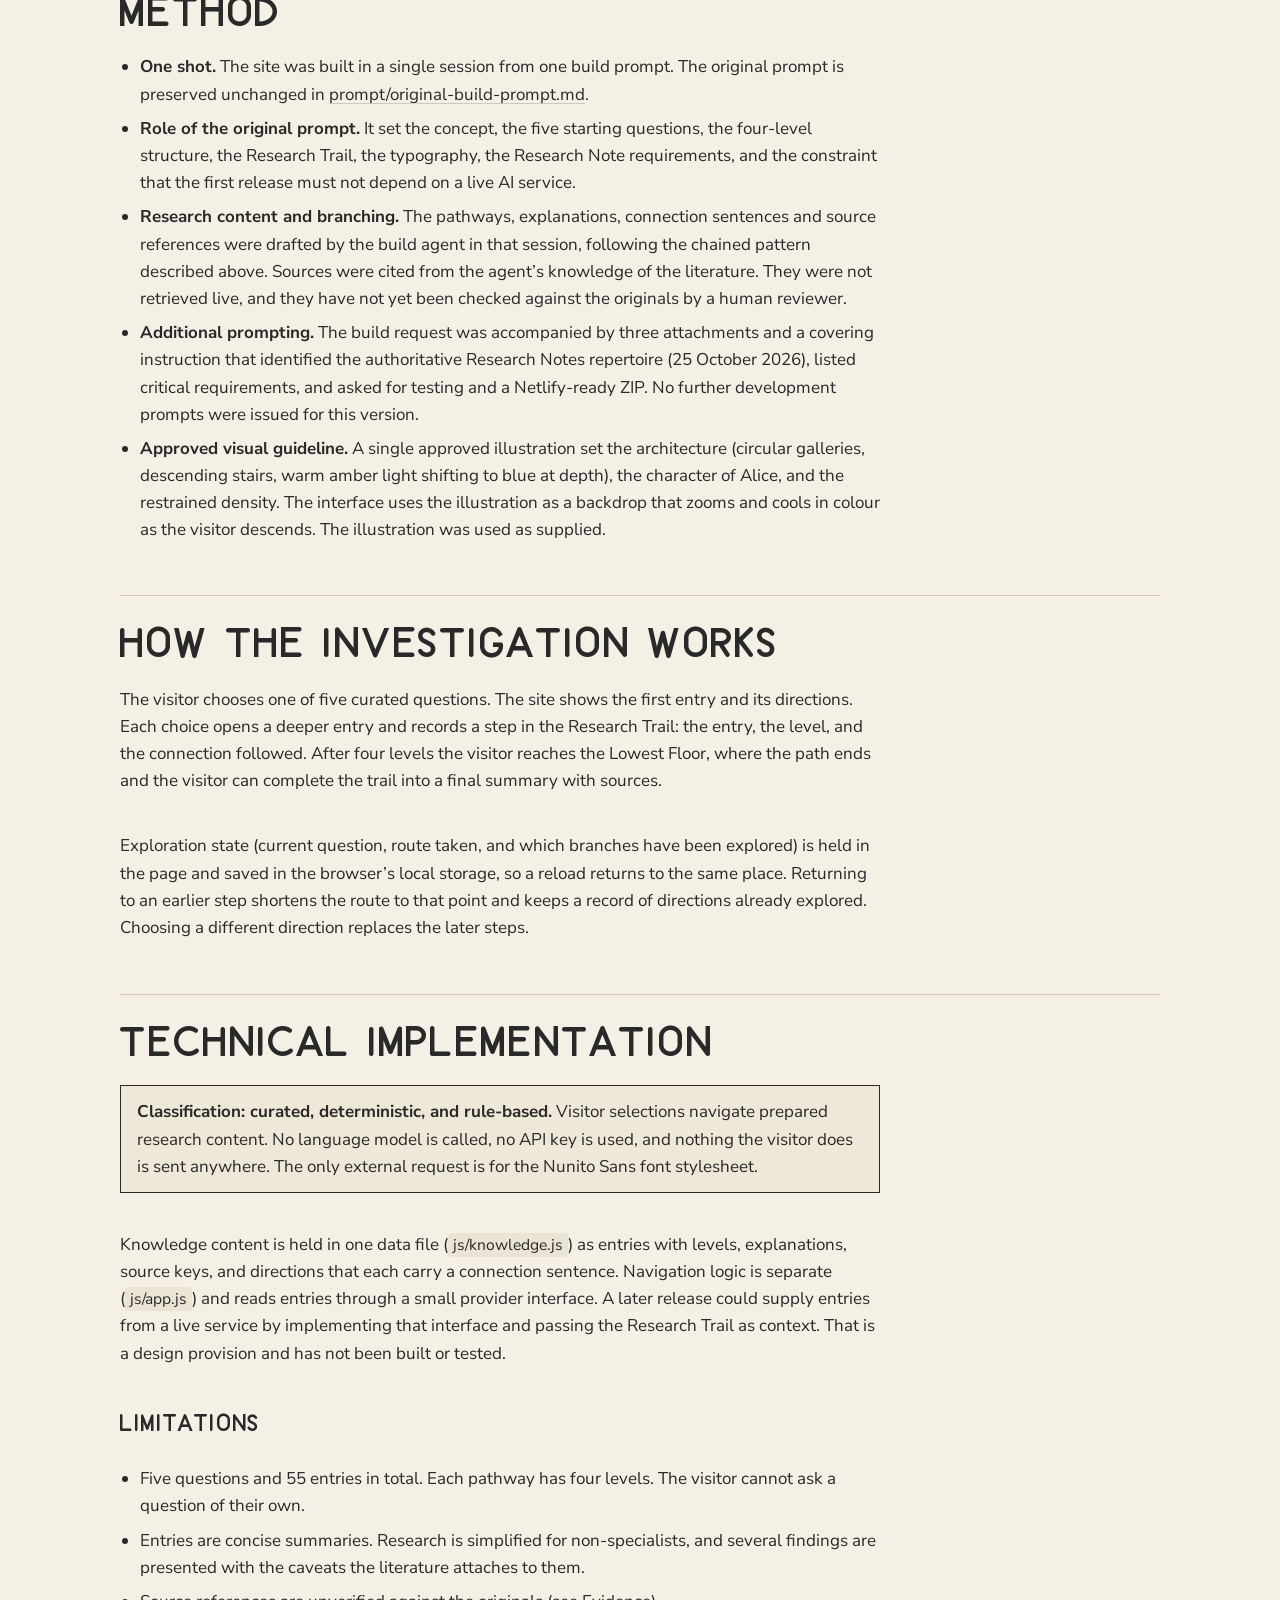
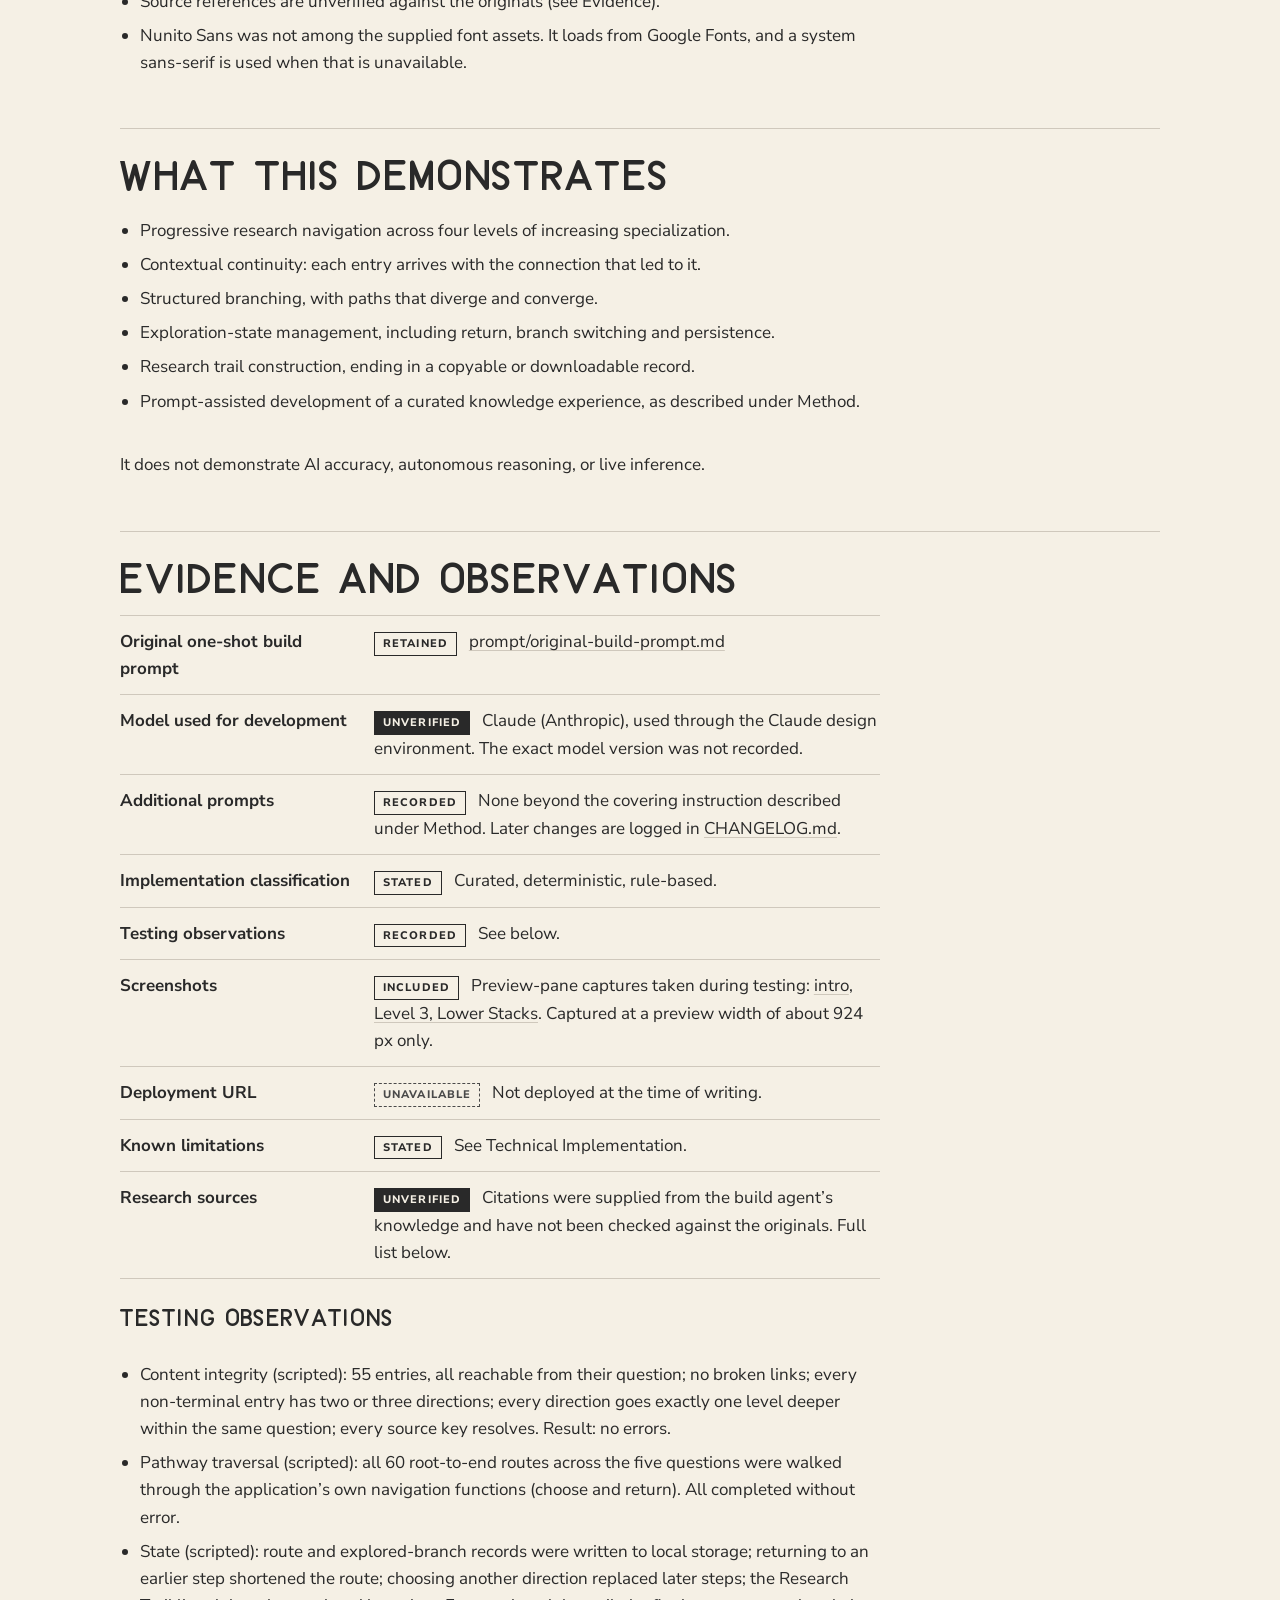
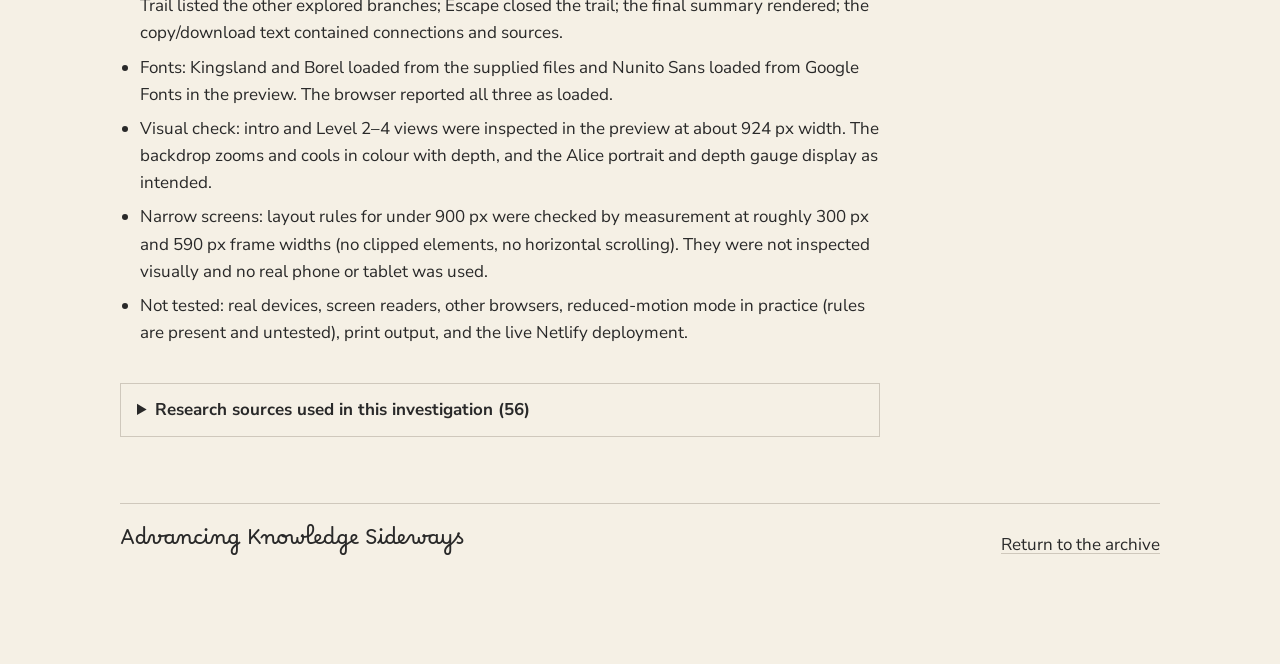
<file: Inv_11/index.html>
<!DOCTYPE html>
<html lang="en">
<head>
<meta charset="utf-8">
<meta name="viewport" content="width=device-width, initial-scale=1">
<title>Investigation 11 — Rabbit Hole · The Institute of Unnecessary Research</title>
<meta name="description" content="Every answer opens a deeper question. A curated descent through a Victorian research archive.">
<link rel="preconnect" href="https://fonts.googleapis.com">
<link rel="preconnect" href="https://fonts.gstatic.com" crossorigin>
<link href="https://fonts.googleapis.com/css2?family=Nunito+Sans:ital,opsz,wght@0,6..12,300..900;1,6..12,300..900&display=swap" rel="stylesheet">
<link rel="stylesheet" href="css/style.css">
</head>
<body>
<a class="skip" href="#view">Skip to the investigation</a>

<section id="experience" class="exp" data-depth="0" aria-label="Investigation 11 — Rabbit Hole">
  <div class="backdrop" aria-hidden="true">
    <img src="assets/archive-guidepost.png" alt="" width="1536" height="1024">
    <div class="tint"></div><div class="glow"></div><div class="shade"></div>
  </div>

  <header class="top">
    <div class="brand">
      <span class="brand-inst">The Institute of Unnecessary Research</span>
      <span class="brand-inv">Investigation 11</span>
    </div>
    <nav class="top-nav" aria-label="Investigation controls">
      <button type="button" id="btn-trail" aria-expanded="false" aria-controls="trail">Research Trail <span id="trail-count" class="count">0</span></button>
      <button type="button" id="btn-restart" hidden>New question</button>
      <a href="#research-note" class="btn-link">Behind the Investigation</a>
    </nav>
  </header>

  <div class="gauge" id="gauge" aria-hidden="true">
    <ol>
      <li data-l="1"><span>Upper Gallery</span></li>
      <li data-l="2"><span>Reading Floor</span></li>
      <li data-l="3"><span>Lower Stacks</span></li>
      <li data-l="4"><span>Lowest Floor</span></li>
    </ol>
  </div>

  <main class="panel" id="panel">
    <div class="alice-row">
      <div class="alice" role="img" aria-label="Alice, the guide: a young explorer with long locs, a blue hair bow and electric-blue glasses"></div>
      <p class="alice-line" id="alice-line"></p>
    </div>
    <div id="view" tabindex="-1" class="view"></div>
    <p class="sr-only" id="live" aria-live="polite"></p>
  </main>

  <aside id="trail" class="trail" aria-label="Research Trail" hidden>
    <div class="trail-head">
      <h2>Research Trail</h2>
      <button type="button" id="trail-close" aria-label="Close Research Trail">Close</button>
    </div>
    <div id="trail-body"></div>
  </aside>
</section>

<section id="research-note" class="note" aria-labelledby="note-title">
  <div class="note-wrap">
    <p class="note-kicker">The Institute of Unnecessary Research</p>
    <h2 id="note-title">Behind the Investigation: Research Note</h2>
    <p class="note-intro">Behind the Investigation explains the generative AI capabilities, technologies, and design decisions demonstrated by each Institute investigation.</p>

    <dl class="note-meta">
      <div><dt>Institution</dt><dd>The Institute of Unnecessary Research</dd></div>
      <div><dt>Investigation</dt><dd>11 — Rabbit Hole</dd></div>
      <div><dt>Implementation</dt><dd>Curated, deterministic, rule-based. No live AI.</dd></div>
      <div><dt>Motto</dt><dd class="motto">Advancing Knowledge Sideways</dd></div>
    </dl>

    <div class="pair">
      <article class="pair-col" aria-labelledby="cap-h">
        <p class="label">Applied AI Capability</p>
        <h3 id="cap-h">Progressive Knowledge Exploration</h3>
        <p class="def">Organizing related ideas into increasingly detailed pathways so people can investigate a subject, follow meaningful connections, and discover new areas of knowledge.</p>
        <h4>How Investigation 11 demonstrates it</h4>
        <p>A visitor starts from one of five curated questions and descends through four levels of the archive: Upper Gallery, Reading Floor, Lower Stacks, and Lowest Floor. Each level presents a short, sourced explanation and two or three directions that arise from that explanation. The choice made leads to a more specialized entry about the chosen connection.</p>
        <h4>What makes it progressive rather than merely sequential</h4>
        <ul>
          <li><b>Specialization increases.</b> Each level narrows from a general account to a named study, event, or concept.</li>
          <li><b>Every direction states its connection.</b> The reason a path follows from the previous entry is written out and displayed on arrival.</li>
          <li><b>Paths converge and diverge.</b> Different routes can reach the same deeper entry, and the Research Trail shows which route the visitor took.</li>
          <li><b>Earlier discoveries stay in view.</b> The trail, the breadcrumb line, and the final record keep the whole route available.</li>
          <li><b>Branches can be revisited.</b> The visitor can return to any earlier point and take a different direction; already explored directions are marked.</li>
        </ul>
      </article>
      <article class="pair-col" aria-labelledby="pm-h">
        <p class="label">Prompt Engineering Method</p>
        <h3 id="pm-h">Prompt Chaining</h3>
        <p class="def">Breaking a complex task into connected steps, where the result of one step helps guide the next.</p>
        <h4>A concrete example</h4>
        <p>An illustrative chain, using the first pathway of this investigation:</p>
        <ol class="chain">
          <li><b>Prompt 1.</b> Explain in plain language why people dream. <em>Output: a short account of REM sleep and the open question of dreaming’s purpose.</em></li>
          <li><b>Prompt 2.</b> From that explanation, identify three meaningful directions. <em>Output: memory, rehearsal of danger and emotion, and why dreams are strange.</em></li>
          <li><b>Prompt 3.</b> Develop the memory direction at a more specialized level. <em>Output: sleep-dependent memory consolidation.</em></li>
          <li><b>Prompt 4.</b> Using the previous steps, develop one specific finding. <em>Output: the dream-lag effect.</em></li>
        </ol>
        <p class="small">This chain illustrates the method. It is a model of how the content was structured, not a transcript of prompts that were run.</p>
        <h4>How it was used in development, and how it was not</h4>
        <p>The build prompt specified a five-step sequence (explain, identify connections, specialize, continue with context, present a record). The build agent used that sequence as the authoring pattern for every pathway: each entry was written after its parent, and each direction’s connection sentence was written from the parent’s content. The build itself was one prompt, not a series of separate model calls, and no separate verification pass over the content was run.</p>
        <p><b>Development process and visitor experience are different things.</b> Prompt chaining shaped how the content was prepared. The deployed site does not execute prompts. It follows links between prepared entries.</p>
      </article>
    </div>

    <section class="nsec" aria-labelledby="rq-h">
      <h3 id="rq-h">Research Question</h3>
      <p>How can prompt chaining help create coherent, progressively deeper knowledge pathways that encourage curiosity while preserving contextual continuity?</p>
    </section>

    <section class="nsec" aria-labelledby="m-h">
      <h3 id="m-h">Method</h3>
      <ul>
        <li><b>One shot.</b> The site was built in a single session from one build prompt. The original prompt is preserved unchanged in <a href="prompt/original-build-prompt.md">prompt/original-build-prompt.md</a>.</li>
        <li><b>Role of the original prompt.</b> It set the concept, the five starting questions, the four-level structure, the Research Trail, the typography, the Research Note requirements, and the constraint that the first release must not depend on a live AI service.</li>
        <li><b>Research content and branching.</b> The pathways, explanations, connection sentences and source references were drafted by the build agent in that session, following the chained pattern described above. Sources were cited from the agent’s knowledge of the literature. They were not retrieved live, and they have not yet been checked against the originals by a human reviewer.</li>
        <li><b>Additional prompting.</b> The build request was accompanied by three attachments and a covering instruction that identified the authoritative Research Notes repertoire (25 October 2026), listed critical requirements, and asked for testing and a Netlify-ready ZIP. No further development prompts were issued for this version.</li>
        <li><b>Approved visual guideline.</b> A single approved illustration set the architecture (circular galleries, descending stairs, warm amber light shifting to blue at depth), the character of Alice, and the restrained density. The interface uses the illustration as a backdrop that zooms and cools in colour as the visitor descends. The illustration was used as supplied.</li>
      </ul>
    </section>

    <section class="nsec" aria-labelledby="how-h">
      <h3 id="how-h">How the Investigation Works</h3>
      <p>The visitor chooses one of five curated questions. The site shows the first entry and its directions. Each choice opens a deeper entry and records a step in the Research Trail: the entry, the level, and the connection followed. After four levels the visitor reaches the Lowest Floor, where the path ends and the visitor can complete the trail into a final summary with sources.</p>
      <p>Exploration state (current question, route taken, and which branches have been explored) is held in the page and saved in the browser’s local storage, so a reload returns to the same place. Returning to an earlier step shortens the route to that point and keeps a record of directions already explored. Choosing a different direction replaces the later steps.</p>
    </section>

    <section class="nsec" aria-labelledby="ti-h">
      <h3 id="ti-h">Technical Implementation</h3>
      <p class="classification"><b>Classification: curated, deterministic, and rule-based.</b> Visitor selections navigate prepared research content. No language model is called, no API key is used, and nothing the visitor does is sent anywhere. The only external request is for the Nunito Sans font stylesheet.</p>
      <p>Knowledge content is held in one data file (<code>js/knowledge.js</code>) as entries with levels, explanations, source keys, and directions that each carry a connection sentence. Navigation logic is separate (<code>js/app.js</code>) and reads entries through a small provider interface. A later release could supply entries from a live service by implementing that interface and passing the Research Trail as context. That is a design provision and has not been built or tested.</p>
      <h4>Limitations</h4>
      <ul>
        <li>Five questions and 55 entries in total. Each pathway has four levels. The visitor cannot ask a question of their own.</li>
        <li>Entries are concise summaries. Research is simplified for non-specialists, and several findings are presented with the caveats the literature attaches to them.</li>
        <li>Source references are unverified against the originals (see Evidence).</li>
        <li>Nunito Sans was not among the supplied font assets. It loads from Google Fonts, and a system sans-serif is used when that is unavailable.</li>
      </ul>
    </section>

    <section class="nsec" aria-labelledby="wd-h">
      <h3 id="wd-h">What This Demonstrates</h3>
      <ul>
        <li>Progressive research navigation across four levels of increasing specialization.</li>
        <li>Contextual continuity: each entry arrives with the connection that led to it.</li>
        <li>Structured branching, with paths that diverge and converge.</li>
        <li>Exploration-state management, including return, branch switching and persistence.</li>
        <li>Research trail construction, ending in a copyable or downloadable record.</li>
        <li>Prompt-assisted development of a curated knowledge experience, as described under Method.</li>
      </ul>
      <p>It does not demonstrate AI accuracy, autonomous reasoning, or live inference.</p>
    </section>

    <section class="nsec" aria-labelledby="ev-h">
      <h3 id="ev-h">Evidence and Observations</h3>
      <dl class="evidence">
        <div><dt>Original one-shot build prompt</dt><dd><span class="tag ok">Retained</span> <a href="prompt/original-build-prompt.md">prompt/original-build-prompt.md</a></dd></div>
        <div><dt>Model used for development</dt><dd><span class="tag warn">Unverified</span> Claude (Anthropic), used through the Claude design environment. The exact model version was not recorded.</dd></div>
        <div><dt>Additional prompts</dt><dd><span class="tag ok">Recorded</span> None beyond the covering instruction described under Method. Later changes are logged in <a href="CHANGELOG.md">CHANGELOG.md</a>.</dd></div>
        <div><dt>Implementation classification</dt><dd><span class="tag ok">Stated</span> Curated, deterministic, rule-based.</dd></div>
        <div><dt>Testing observations</dt><dd><span class="tag ok">Recorded</span> See below.</dd></div>
        <div><dt>Screenshots</dt><dd><span class="tag ok">Included</span> Preview-pane captures taken during testing: <a href="evidence/intro.jpg">intro</a>, <a href="evidence/level3-lower-stacks.jpg">Level 3, Lower Stacks</a>. Captured at a preview width of about 924 px only.</dd></div>
        <div><dt>Deployment URL</dt><dd><span class="tag na">Unavailable</span> Not deployed at the time of writing.</dd></div>
        <div><dt>Known limitations</dt><dd><span class="tag ok">Stated</span> See Technical Implementation.</dd></div>
        <div><dt>Research sources</dt><dd><span class="tag warn">Unverified</span> Citations were supplied from the build agent’s knowledge and have not been checked against the originals. Full list below.</dd></div>
      </dl>
      <h4>Testing observations</h4>
      <ul><li>Content integrity (scripted): 55 entries, all reachable from their question; no broken links; every non-terminal entry has two or three directions; every direction goes exactly one level deeper within the same question; every source key resolves. Result: no errors.</li><li>Pathway traversal (scripted): all 60 root-to-end routes across the five questions were walked through the application’s own navigation functions (choose and return). All completed without error.</li><li>State (scripted): route and explored-branch records were written to local storage; returning to an earlier step shortened the route; choosing another direction replaced later steps; the Research Trail listed the other explored branches; Escape closed the trail; the final summary rendered; the copy/download text contained connections and sources.</li><li>Fonts: Kingsland and Borel loaded from the supplied files and Nunito Sans loaded from Google Fonts in the preview. The browser reported all three as loaded.</li><li>Visual check: intro and Level 2–4 views were inspected in the preview at about 924 px width. The backdrop zooms and cools in colour with depth, and the Alice portrait and depth gauge display as intended.</li><li>Narrow screens: layout rules for under 900 px were checked by measurement at roughly 300 px and 590 px frame widths (no clipped elements, no horizontal scrolling). They were not inspected visually and no real phone or tablet was used.</li><li>Not tested: real devices, screen readers, other browsers, reduced-motion mode in practice (rules are present and untested), print output, and the live Netlify deployment.</li></ul>
      <details class="sources-all">
        <summary>Research sources used in this investigation (<span id="src-count"></span>)</summary>
        <ul id="src-list"></ul>
      </details>
    </section>

    <footer class="note-foot">
      <p class="motto">Advancing Knowledge Sideways</p>
      <a href="#experience">Return to the archive</a>
    </footer>
  </div>
</section>

<script src="js/knowledge.js"></script>
<script src="js/app.js"></script>
</body>
</html>
</file>
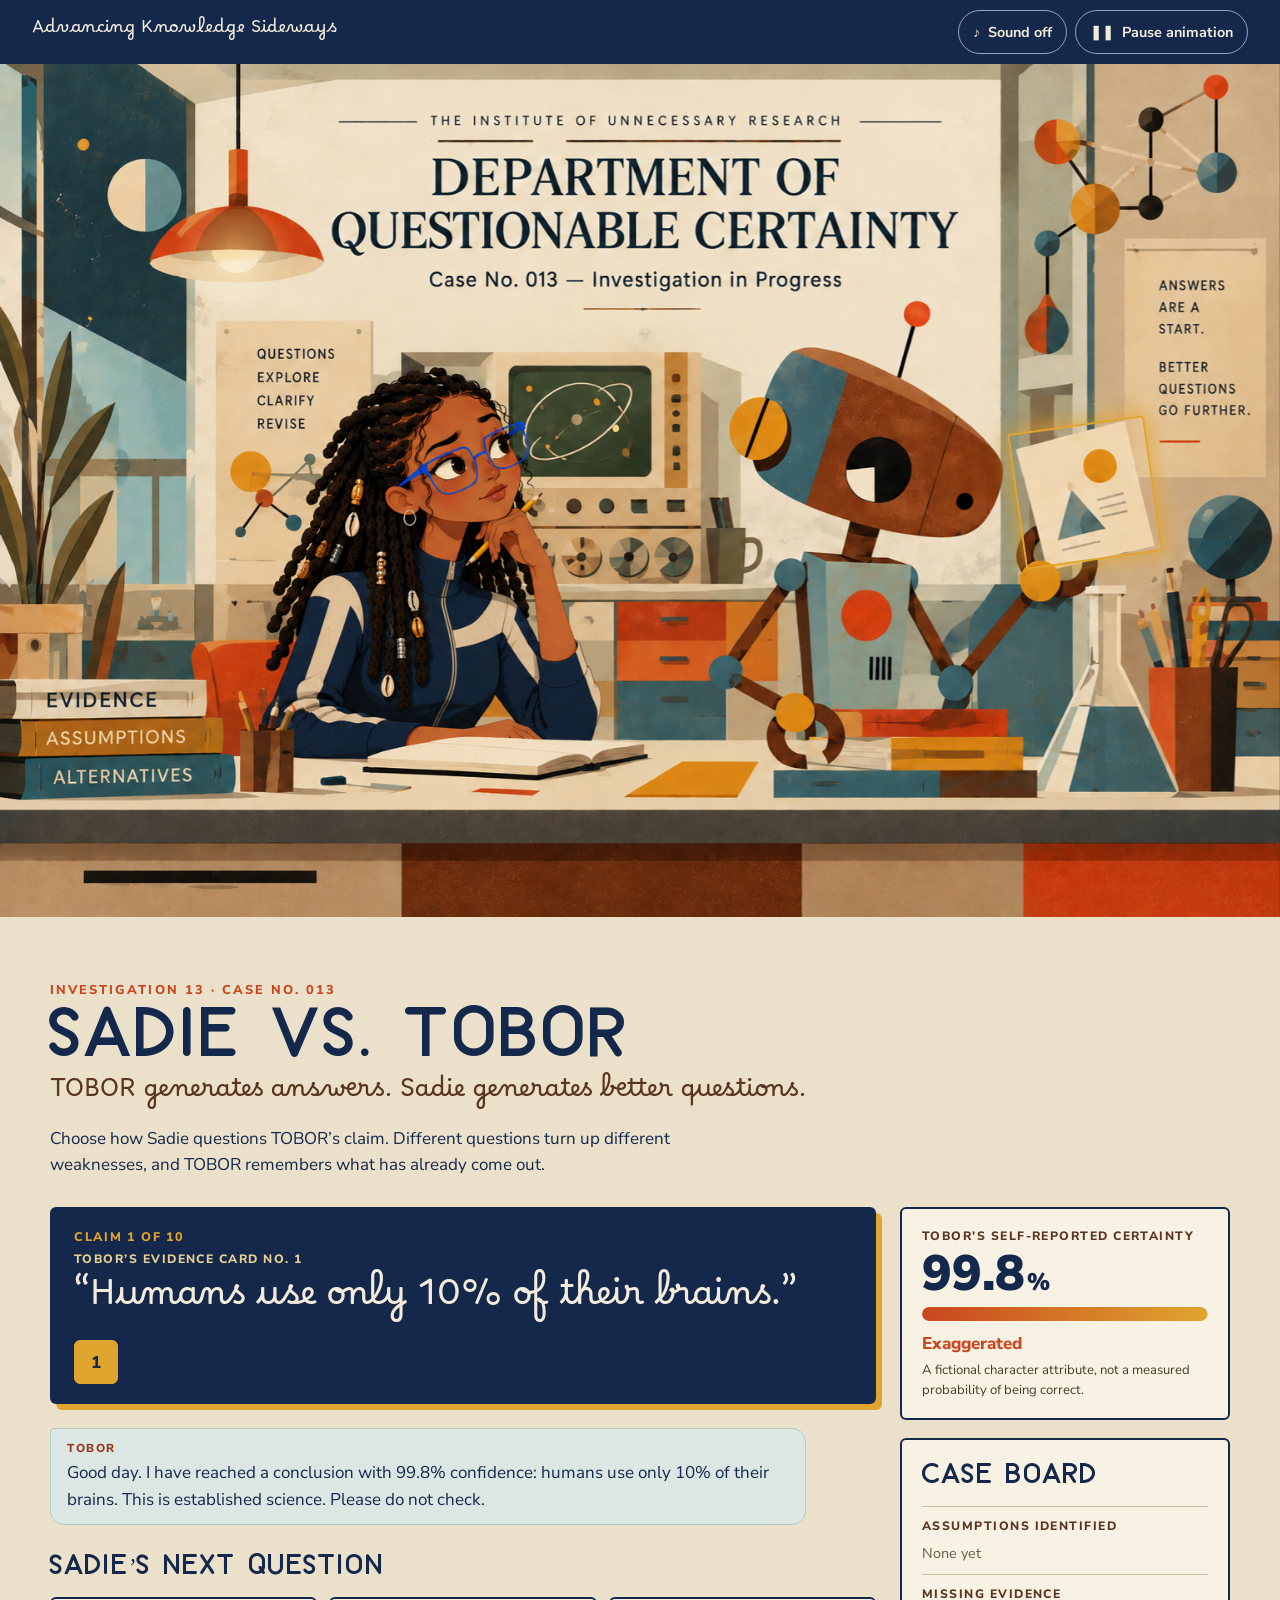
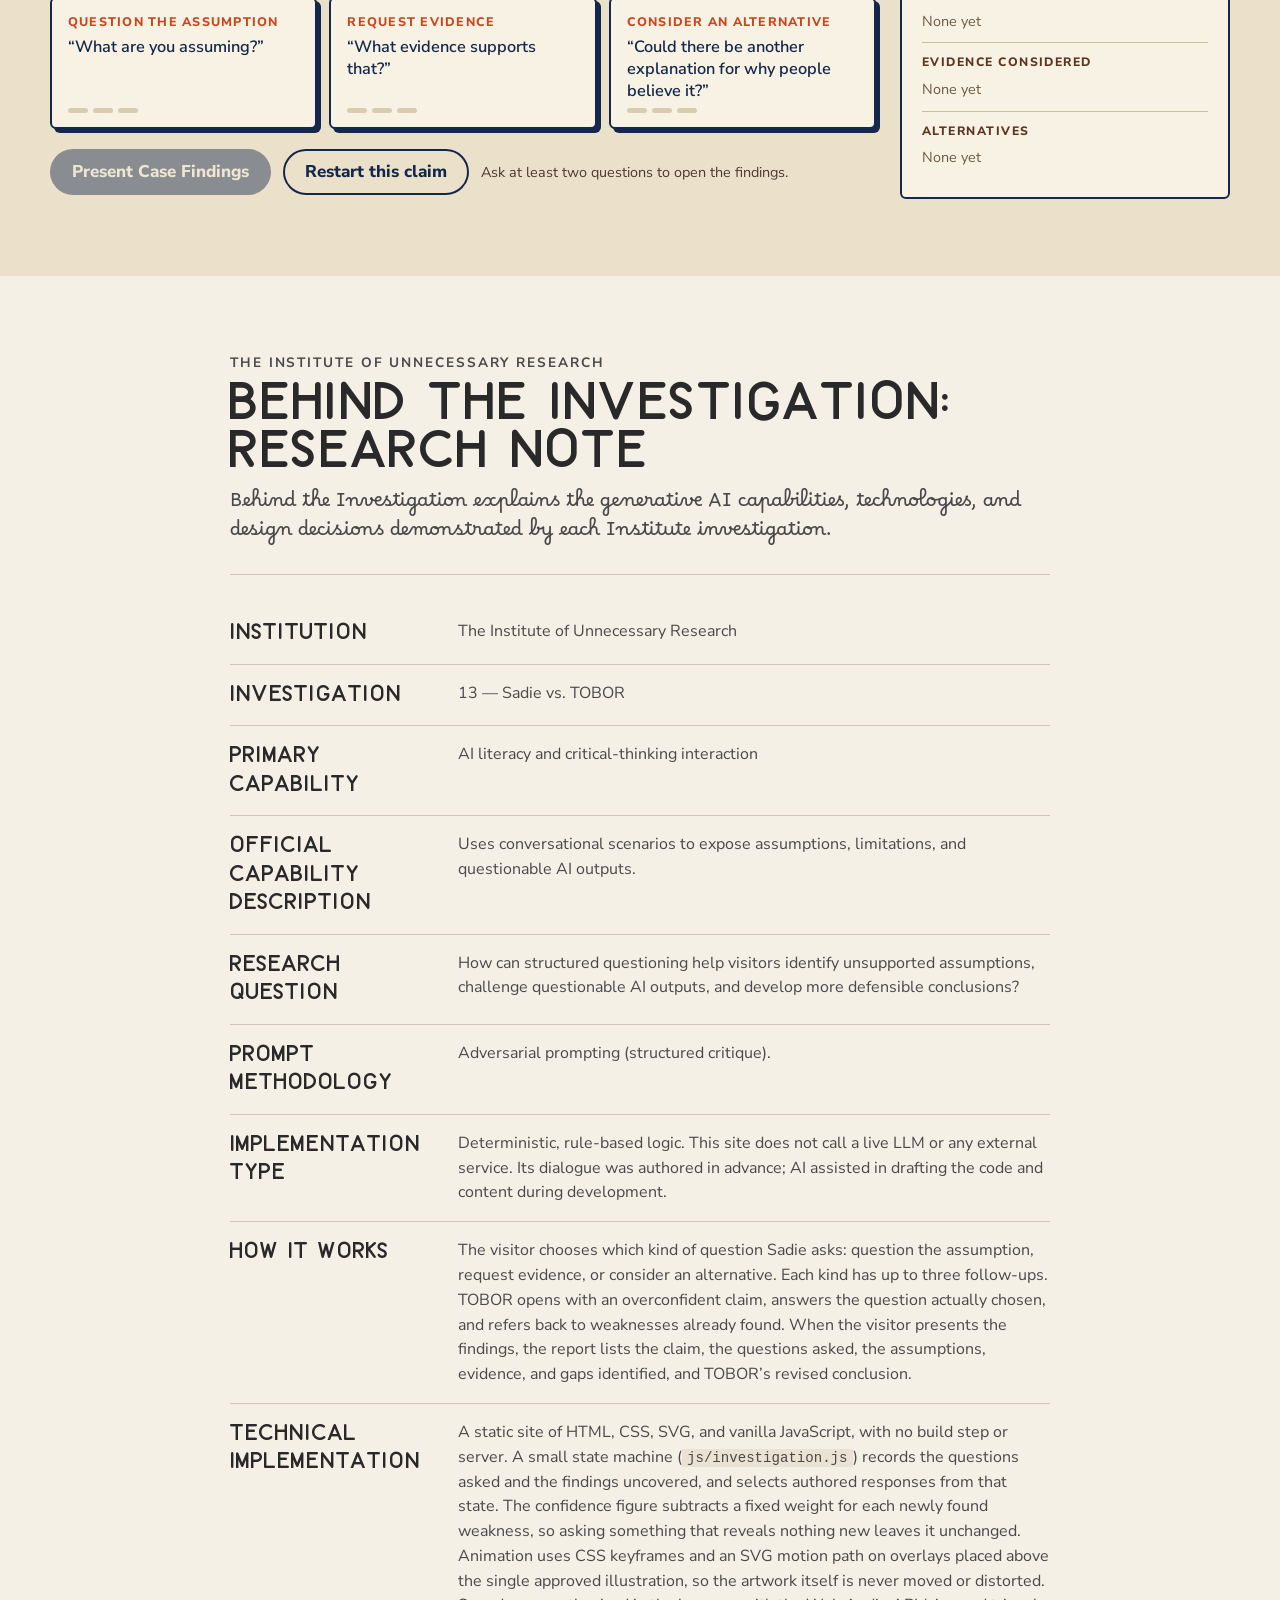
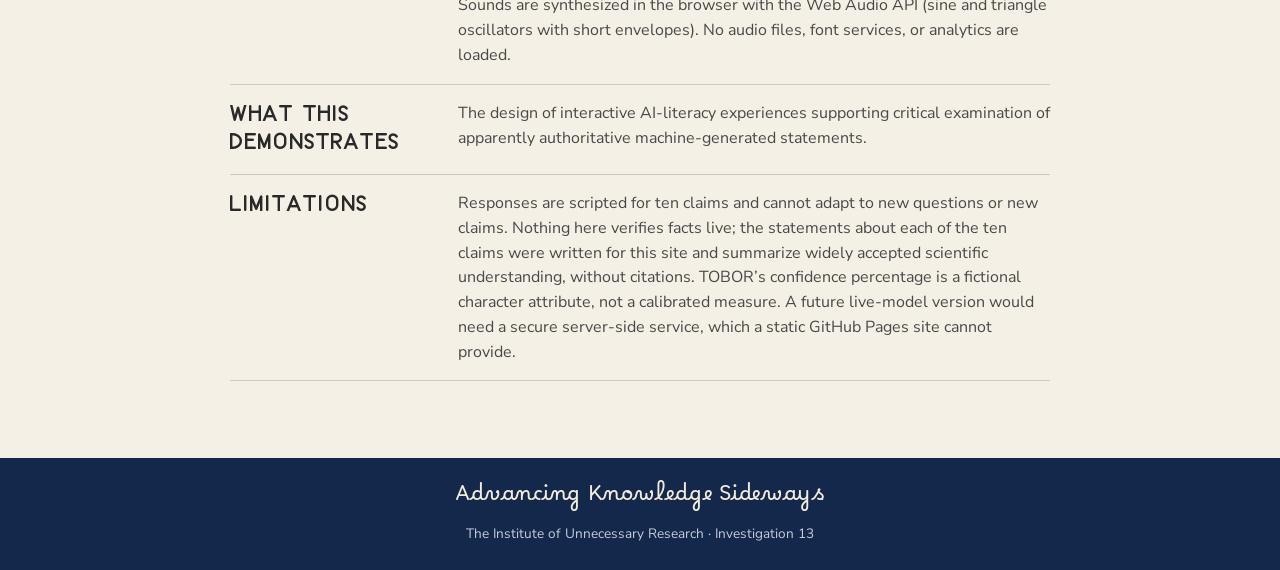
<file: Inv_13/index.html>
<!DOCTYPE html>
<html lang="en">
<head>
<meta charset="utf-8">
<meta name="viewport" content="width=device-width, initial-scale=1">
<title>Department of Questionable Certainty — Investigation 13 — The Institute of Unnecessary Research</title>
<meta name="description" content="Investigation 13: Sadie vs. TOBOR. TOBOR generates answers. Sadie generates better questions.">
<link rel="stylesheet" href="css/styles.css">
</head>
<body>
<a class="skip" href="#investigation">Skip to the investigation</a>

<header class="topbar">
  <p class="motto">Advancing Knowledge Sideways</p>
  <div class="toggles" role="group" aria-label="Sound and motion settings">
    <button type="button" id="soundBtn" class="tog" aria-pressed="false"><span class="tog-ico" aria-hidden="true">♪</span><span id="soundLbl">Sound off</span></button>
    <button type="button" id="motionBtn" class="tog" aria-pressed="false"><span class="tog-ico" aria-hidden="true">❚❚</span><span id="motionLbl">Pause animation</span></button>
  </div>
</header>

<main>
  <h1 class="sr">Department of Questionable Certainty — The Institute of Unnecessary Research — Case No. 013, Sadie vs. TOBOR</h1>

  <section class="stage-wrap" aria-label="The laboratory">
    <div class="stage" id="stage">
      <img class="art" src="assets/images/department-of-questionable-certainty.png" width="1536" height="1024"
           alt="Illustration: Sadie, a college-aged researcher with long braids, cowrie shells and blue glasses, rests her chin on her hand and looks toward TOBOR, a rust-and-teal geometric robot holding up an evidence card, in a 1960s laboratory. Posters read Questions, Explore, Clarify, Revise and Answers are a start. Better questions go further.">
      <div class="ov" aria-hidden="true">
        <div class="o-lamp"></div>
        <svg class="o-screen" viewBox="0 0 110 80" preserveAspectRatio="none"><g transform="rotate(-18 55 40)"><circle r="2.6" fill="#f3d27a"><animateMotion dur="14s" repeatCount="indefinite" path="M97,40 a42,17 0 1,1 -84,0 a42,17 0 1,1 84,0"/></circle></g></svg>
        <div class="o-flicker"></div>
        <i class="o-led l1"></i><i class="o-led l2"></i><i class="o-led l3"></i>
        <i class="o-node n1"></i><i class="o-node n2"></i><i class="o-node n3"></i><i class="o-node n4"></i><i class="o-node n5"></i>
        <div class="o-bubbles"><i></i><i></i><i></i></div>
        <div class="o-glint"></div>
        <i class="o-bead b1"></i><i class="o-bead b2"></i><i class="o-bead b3"></i><i class="o-bead b4"></i>
        <div class="o-card"></div>
        <div class="o-eye"><span class="lid"></span></div>
        <div class="o-ant"><span class="ring"></span><span class="ring r2"></span></div>
      </div>
    </div>
  </section>

  <section class="inv" id="investigation" aria-labelledby="invTitle">
    <div class="inv-in">
      <header class="inv-head">
        <p class="eyebrow">Investigation 13 · Case No. 013</p>
        <h2 id="invTitle">Sadie vs. TOBOR</h2>
        <p class="tagline">TOBOR generates answers. Sadie generates better questions.</p>
        <p class="lede">Choose how Sadie questions TOBOR’s claim. Different questions turn up different weaknesses, and TOBOR remembers what has already come out.</p>
      </header>

      <div class="grid">
        <div class="col-main">
          <div class="claim" id="claimCard">
            <p class="claim-no" id="claimNo">Claim 1 of 10</p>
            <p class="label" id="claimLabel">TOBOR’s evidence card No. 1</p>
            <p class="claim-text" id="claimText">“Humans use only 10% of their brains.”</p>
            <p class="claim-orig" id="claimOrig" hidden>Original claim: “Humans use only 10% of their brains.”</p>
            <div class="tray" id="tray" role="group" aria-label="Review earlier evidence cards" hidden></div>
          </div>

          <div class="log" id="log" role="log" aria-live="polite" aria-relevant="additions" aria-label="Conversation between Sadie and TOBOR"></div>

          <div class="choices" id="choicesWrap">
            <h3 class="h3" id="choicesH">Sadie’s next question</h3>
            <div class="choices-grid" id="choices" role="group" aria-labelledby="choicesH">
              <button type="button" class="choice" data-type="assumption"><span class="c-top">Question the assumption</span><span class="c-q"></span><span class="pips" aria-hidden="true"><i></i><i></i><i></i></span></button>
              <button type="button" class="choice" data-type="evidence"><span class="c-top">Request evidence</span><span class="c-q"></span><span class="pips" aria-hidden="true"><i></i><i></i><i></i></span></button>
              <button type="button" class="choice" data-type="alternative"><span class="c-top">Consider an alternative</span><span class="c-q"></span><span class="pips" aria-hidden="true"><i></i><i></i><i></i></span></button>
            </div>
            <div class="actions">
              <button type="button" class="btn primary" id="concludeBtn" disabled>Present Case Findings</button>
              <button type="button" class="btn" id="restartBtn">Restart this claim</button>
              <p class="hint" id="concludeHint">Ask at least two questions to open the findings.</p>
            </div>
          </div>
        </div>

        <aside class="col-side" aria-label="Case board">
          <div class="meter" id="meter">
            <p class="label">TOBOR’s self-reported certainty</p>
            <p class="meter-num"><span id="confNum">99.8</span><span class="pct">%</span></p>
            <div class="bar" role="progressbar" aria-valuemin="0" aria-valuemax="100" aria-valuenow="99.8" aria-label="TOBOR’s self-reported certainty" id="bar"><div class="fill" id="fill"></div></div>
            <p class="meter-status" id="confStatus">Exaggerated</p>
            <p class="fine">A fictional character attribute, not a measured probability of being correct.</p>
          </div>
          <div class="board">
            <h3 class="h3">Case board</h3>
            <div class="bsec" data-k="assumption"><h4>Assumptions identified</h4><ul></ul></div>
            <div class="bsec" data-k="missing"><h4>Missing evidence</h4><ul></ul></div>
            <div class="bsec" data-k="evidence"><h4>Evidence considered</h4><ul></ul></div>
            <div class="bsec" data-k="alternative"><h4>Alternatives</h4><ul></ul></div>
          </div>
        </aside>
      </div>

      <section class="findings" id="findings" hidden aria-labelledby="findTitle">
        <p class="eyebrow">Case No. 013</p>
        <h2 id="findTitle" tabindex="-1">Case Findings</h2>
        <p class="outcome" id="outcome"></p>
        <div class="f-grid" id="fGrid"></div>
        <div class="actions">
          <button type="button" class="btn primary" id="copyBtn">Copy report</button>
          <button type="button" class="btn" id="dlBtn">Download report</button>
          <button type="button" class="btn" id="restart2">Try another pathway</button>
          <p class="hint" id="copyMsg" role="status"></p>
        </div>
      </section>
    </div>
  </section>

  <section class="research" id="research" aria-labelledby="rnTitle">
    <div class="rn-in">
      <p class="rn-inst">The Institute of Unnecessary Research</p>
      <h2 id="rnTitle">Behind the Investigation: Research Note</h2>
      <p class="rn-intro">Behind the Investigation explains the generative AI capabilities, technologies, and design decisions demonstrated by each Institute investigation.</p>
      <dl class="rn-list">
        <div><dt>Institution</dt><dd>The Institute of Unnecessary Research</dd></div>
        <div><dt>Investigation</dt><dd>13 — Sadie vs. TOBOR</dd></div>
        <div><dt>Primary Capability</dt><dd>AI literacy and critical-thinking interaction</dd></div>
        <div><dt>Official Capability Description</dt><dd>Uses conversational scenarios to expose assumptions, limitations, and questionable AI outputs.</dd></div>
        <div><dt>Research Question</dt><dd>How can structured questioning help visitors identify unsupported assumptions, challenge questionable AI outputs, and develop more defensible conclusions?</dd></div>
        <div><dt>Prompt Methodology</dt><dd>Adversarial prompting (structured critique).</dd></div>
        <div><dt>Implementation Type</dt><dd>Deterministic, rule-based logic. This site does not call a live LLM or any external service. Its dialogue was authored in advance; AI assisted in drafting the code and content during development.</dd></div>
        <div><dt>How It Works</dt><dd>The visitor chooses which kind of question Sadie asks: question the assumption, request evidence, or consider an alternative. Each kind has up to three follow-ups. TOBOR opens with an overconfident claim, answers the question actually chosen, and refers back to weaknesses already found. When the visitor presents the findings, the report lists the claim, the questions asked, the assumptions, evidence, and gaps identified, and TOBOR’s revised conclusion.</dd></div>
        <div><dt>Technical Implementation</dt><dd>A static site of HTML, CSS, SVG, and vanilla JavaScript, with no build step or server. A small state machine (<code>js/investigation.js</code>) records the questions asked and the findings uncovered, and selects authored responses from that state. The confidence figure subtracts a fixed weight for each newly found weakness, so asking something that reveals nothing new leaves it unchanged. Animation uses CSS keyframes and an SVG motion path on overlays placed above the single approved illustration, so the artwork itself is never moved or distorted. Sounds are synthesized in the browser with the Web Audio API (sine and triangle oscillators with short envelopes). No audio files, font services, or analytics are loaded.</dd></div>
        <div><dt>What This Demonstrates</dt><dd>The design of interactive AI-literacy experiences supporting critical examination of apparently authoritative machine-generated statements.</dd></div>
        <div><dt>Limitations</dt><dd>Responses are scripted for ten claims and cannot adapt to new questions or new claims. Nothing here verifies facts live; the statements about each of the ten claims were written for this site and summarize widely accepted scientific understanding, without citations. TOBOR’s confidence percentage is a fictional character attribute, not a calibrated measure. A future live-model version would need a secure server-side service, which a static GitHub Pages site cannot provide.</dd></div>
      </dl>
    </div>
  </section>
</main>

<footer class="foot">
  <p class="motto">Advancing Knowledge Sideways</p>
  <p class="foot-s">The Institute of Unnecessary Research · Investigation 13</p>
</footer>

<script src="js/claims.js"></script>
<script src="js/investigation.js"></script>
<script src="js/audio.js"></script>
<script src="js/animations.js"></script>
<script src="js/app.js"></script>
</body>
</html>
</file>
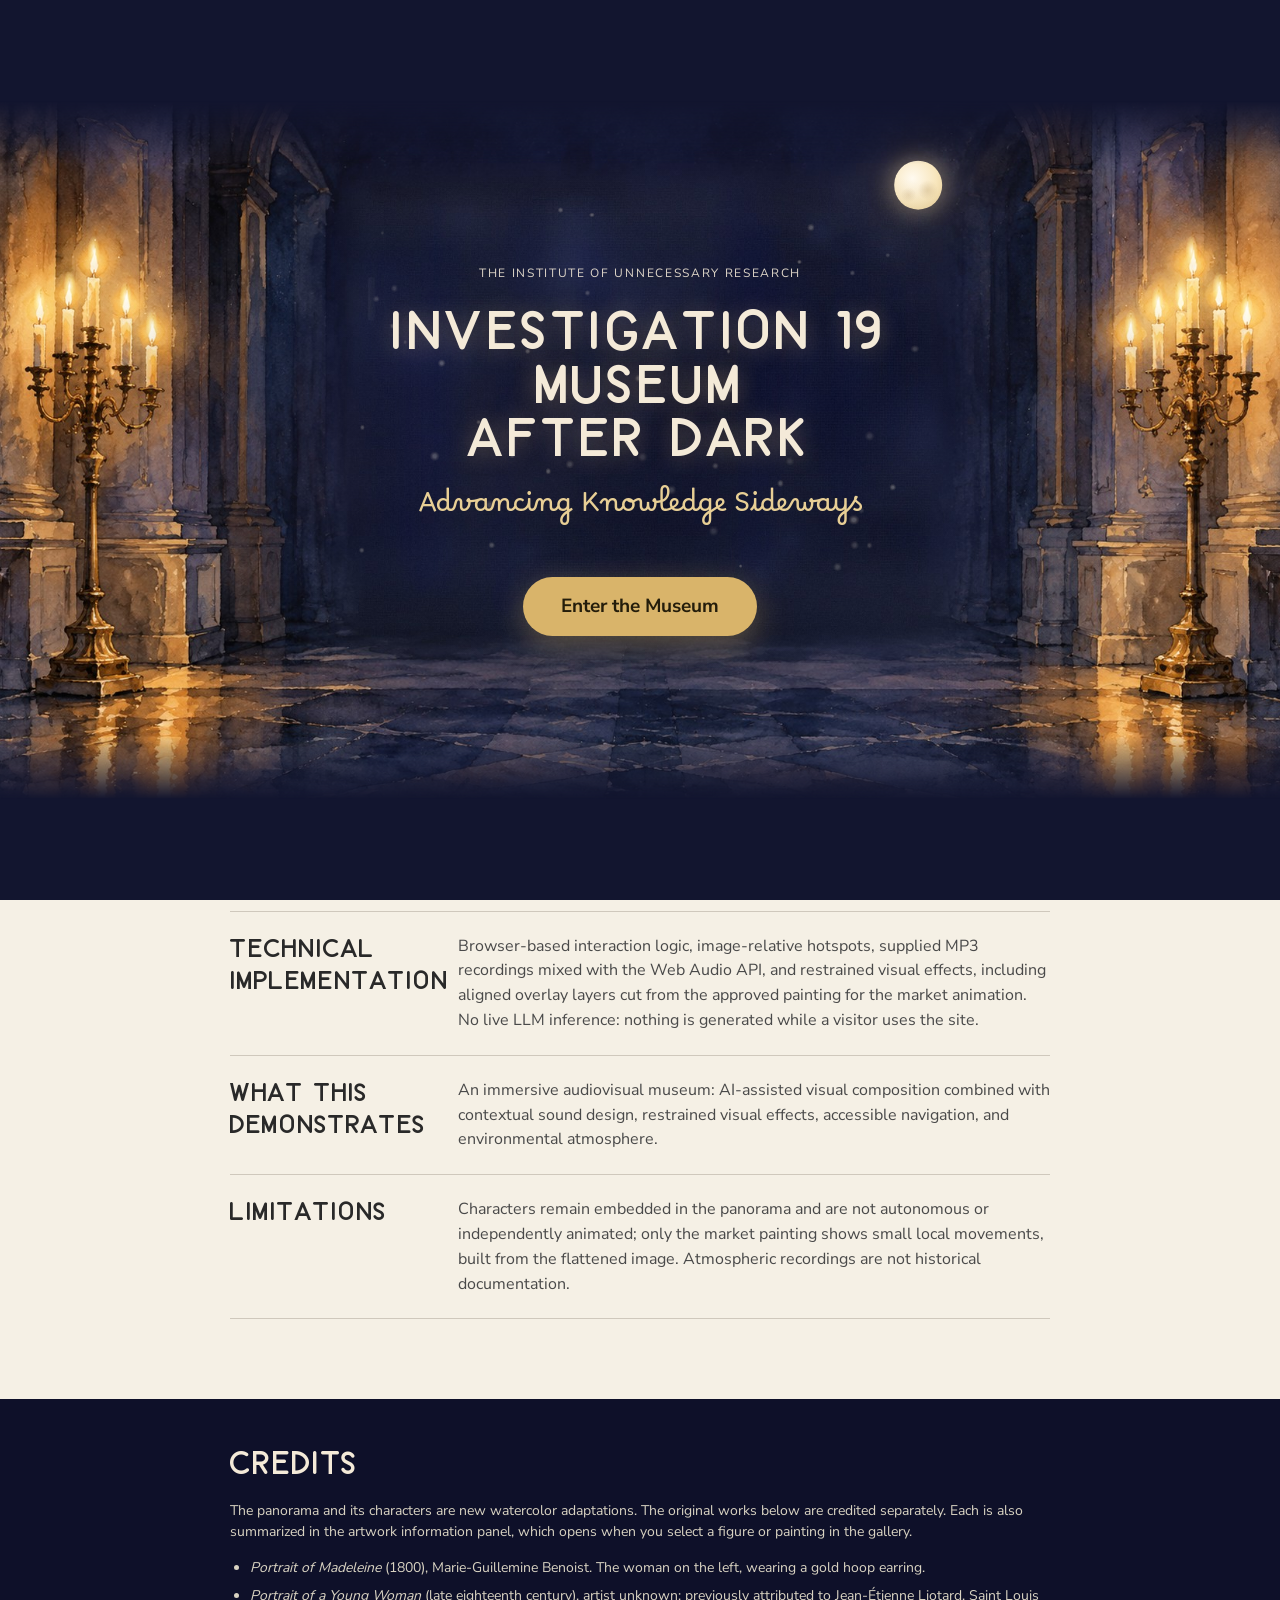
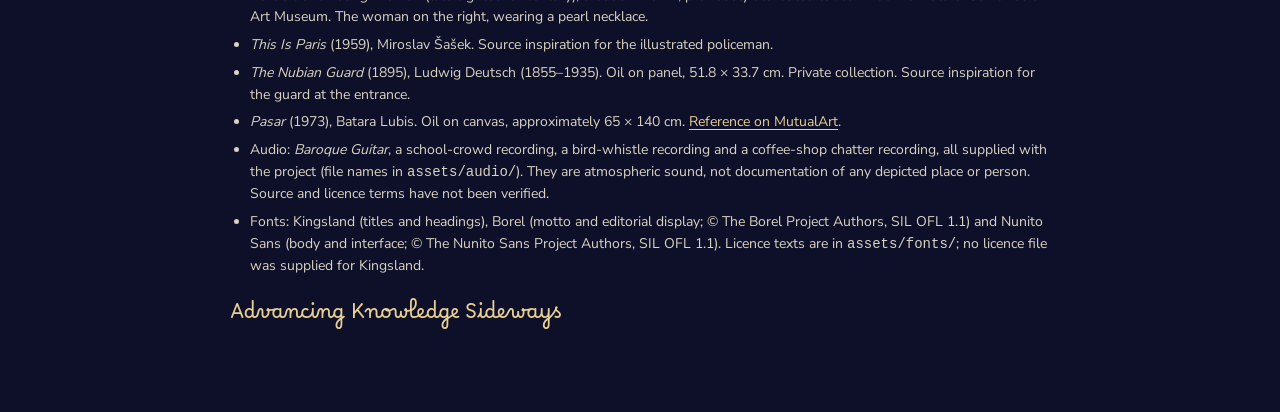
<file: Inv_19/index.html>
<!DOCTYPE html>
<html lang="en">
<head>
<meta charset="utf-8">
<meta name="viewport" content="width=device-width,initial-scale=1">
<title>Museum After Dark — The Institute of Unnecessary Research, Investigation 19</title>
<meta name="description" content="Investigation 19: a watercolor museum after closing. ">
<link rel="preload" href="assets/fonts/KingslandRegular.woff" as="font" type="font/woff" crossorigin>
<link rel="preload" href="assets/fonts/Borel-Regular.ttf" as="font" type="font/ttf" crossorigin>
<link rel="preload" href="assets/fonts/NunitoSans-Variable.ttf" as="font" type="font/ttf" crossorigin>
<link rel="stylesheet" href="css/style.css">
</head>
<body>
<a class="skip" href="#research">Skip to Behind the Investigation: Research Note</a>

<section id="entrance" aria-labelledby="entT">
  <div class="eframe" id="eframe" aria-hidden="true"><img src="assets/img/entrance.jpg" alt="" width="1748" height="899" draggable="false"></div>
  <div class="entcard">
    <p class="inst">The Institute of Unnecessary Research</p>
    <h1 id="entT"><span>Investigation 19</span><span>Museum</span><span>After Dark</span></h1>
    <p class="motto">Advancing Knowledge Sideways</p>
    <button id="enter" type="button">Enter the Museum</button>
  </div>
</section>

<main id="museum" aria-label="Museum After Dark" hidden>
  <header class="mhead">
    <p class="inst">The Institute of Unnecessary Research</p>
    <h1>Museum After Dark</h1>
  </header>

  <div id="stage" tabindex="0" role="group" aria-label="Museum panorama. Drag to pan. Use arrow keys to pan, plus and minus to zoom, zero to view the whole gallery.">
    <div id="pano">
      <img id="panoimg" src="assets/img/panorama.jpg" width="1821" height="864" alt="A watercolor museum at night. At the left a guard in a red cape stands in a doorway. Two women in white head wraps sip coffee at a marble counter. A policeman in a navy uniform points across the marble floor toward a large framed market painting on the right wall." draggable="false">
      <span class="steam" style="left:31.8%;top:51.8%"></span><span class="steam s2" style="left:32.1%;top:51.8%"></span>
      <span class="steam" style="left:38.5%;top:53.4%;animation-delay:-2.2s"></span><span class="steam s2" style="left:38.8%;top:53.4%;animation-delay:-3.6s"></span>
      <div id="motes" aria-hidden="true"></div>
      <div id="spots"></div>
    </div>
    <div class="stagehint" id="stagehint" aria-hidden="true">Drag to explore</div>
  </div>

  <div class="tools" role="toolbar" aria-label="Gallery and sound controls">
    <div class="tg">
      <button class="tb" id="zin" type="button" aria-label="Zoom in">+</button>
      <button class="tb" id="zout" type="button" aria-label="Zoom out">−</button>
      <button class="tb wide" id="whole" type="button">View Whole Gallery</button>
    </div>
    <div class="tg">
      <button class="tb" id="snd" type="button" aria-pressed="false" aria-label="Sound on. Select to mute."><svg viewBox="0 0 24 24" aria-hidden="true"><path d="M4 9v6h4l5 4V5L8 9H4z"/><path id="wave" d="M16.5 8.5a5 5 0 010 7M19 6a8.5 8.5 0 010 12"/><path id="xmark" d="M17 9l5 6M22 9l-5 6" style="display:none"/></svg></button>
      <label class="sr" for="vol">Volume</label>
      <input id="vol" type="range" min="0" max="100" value="70">
      <button class="tb wide" id="market" type="button" aria-pressed="false" hidden>Listen to the Market</button>
      <button class="tb wide" id="motion" type="button" aria-pressed="true">Motion: on</button>
      <button class="tb wide warn" id="retry" type="button" hidden>Music is paused. Select to retry.</button>
    </div>
  </div>

  <section id="artinfo" class="about" aria-live="polite" hidden><div class="aboutbody">
      <p data-art="guard" hidden><strong>The Nubian Guard (1895)</strong> — Ludwig Deutsch (1855–1935). Oil on panel, 51.8 × 33.7 cm. Private collection. Source inspiration for the guard at the entrance.</p>
      <p data-art="guard" class="cap" hidden>Inner peace. Outer vigilance.</p>
      <p data-art="madeleine" hidden><strong>Portrait of Madeleine (1800)</strong> — Marie-Guillemine Benoist. The woman on the left, wearing a gold hoop earring.</p>
      <p data-art="companion" hidden><strong>Portrait of a Young Woman (late eighteenth century)</strong> — Artist unknown; previously attributed to Jean-Étienne Liotard. Saint Louis Art Museum. The woman on the right, wearing a pearl necklace.</p>
      <p data-art="cop" hidden><strong>This Is Paris (1959)</strong> — Miroslav Šašek. Source inspiration for the illustrated policeman.</p>
      <p data-art="pasar" hidden><strong>Pasar (1973)</strong> — Batara Lubis. Oil on canvas, approximately 65 × 140 cm. The painting depicts stylized figures, baskets, produce, chickens, and a cart. The market recording is atmospheric sound, not a recording of the market depicted. <a href="https://www.mutualart.com/Artwork/Pasar/4B922E2E122D1BB0" rel="noopener" target="_blank">Reference on MutualArt</a>.</p>
      <button id="artclose" type="button" class="artclose">Close</button></div></section>
</main>

<section id="research" aria-labelledby="rnT">
  <div class="wrap">
    <h2 id="rnT">Behind the Investigation: Research Note</h2>
    <p class="lead">Behind the Investigation explains the generative AI capabilities, technologies, and design decisions demonstrated by each Institute investigation.</p>
    <dl>
      <div class="row"><dt>Institution</dt><dd>The Institute of Unnecessary Research</dd></div>
      <div class="row"><dt>Investigation</dt><dd>19 — Museum After Dark</dd></div>
      <div class="row"><dt>Primary capability</dt><dd>Immersive environmental storytelling &amp; interactive world simulation</dd></div>
      <div class="row"><dt>Research question</dt><dd>How can a single illustrated environment, simple interactions, sound, and restrained animation create the impression of a living museum?</dd></div>
      <div class="row"><dt>Method</dt><dd>AI-assisted visual development and website construction using an approved watercolor panorama and a revised implementation prompt.</dd></div>
      <div class="row"><dt>How it works</dt><dd>Visitors explore a fixed illustrated panorama and select the women, the policeman or the market painting to activate contextual sound recordings. Selecting the market painting also brings small, restrained movements to the painted market scene.</dd></div>
      <div class="row"><dt>Technical implementation</dt><dd>Browser-based interaction logic, image-relative hotspots, supplied MP3 recordings mixed with the Web Audio API, and restrained visual effects, including aligned overlay layers cut from the approved painting for the market animation. No live LLM inference: nothing is generated while a visitor uses the site.</dd></div>
      <div class="row"><dt>What this demonstrates</dt><dd>An immersive audiovisual museum: AI-assisted visual composition combined with contextual sound design, restrained visual effects, accessible navigation, and environmental atmosphere.</dd></div>
      <div class="row"><dt>Limitations</dt><dd>Characters remain embedded in the panorama and are not autonomous or independently animated; only the market painting shows small local movements, built from the flattened image. Atmospheric recordings are not historical documentation.</dd></div>
    </dl>
  </div>
</section>

<footer id="credits" aria-labelledby="crT">
  <div class="wrap">
    <h2 id="crT">Credits</h2>
    <p>The panorama and its characters are new watercolor adaptations. The original works below are credited separately. Each is also summarized in the artwork information panel, which opens when you select a figure or painting in the gallery.</p>
    <ul>
      <li><em>Portrait of Madeleine</em> (1800), Marie-Guillemine Benoist. The woman on the left, wearing a gold hoop earring.</li>
      <li><em>Portrait of a Young Woman</em> (late eighteenth century), artist unknown; previously attributed to Jean-Étienne Liotard. Saint Louis Art Museum. The woman on the right, wearing a pearl necklace.</li>
      <li><em>This Is Paris</em> (1959), Miroslav Šašek. Source inspiration for the illustrated policeman.</li>
      <li><em>The Nubian Guard</em> (1895), Ludwig Deutsch (1855–1935). Oil on panel, 51.8 × 33.7 cm. Private collection. Source inspiration for the guard at the entrance.</li>
      <li><em>Pasar</em> (1973), Batara Lubis. Oil on canvas, approximately 65 × 140 cm. <a href="https://www.mutualart.com/Artwork/Pasar/4B922E2E122D1BB0" rel="noopener">Reference on MutualArt</a>.</li>
      <li>Audio: <em>Baroque Guitar</em>, a school-crowd recording, a bird-whistle recording and a coffee-shop chatter recording, all supplied with the project (file names in <code>assets/audio/</code>). They are atmospheric sound, not documentation of any depicted place or person. Source and licence terms have not been verified.</li>
      <li>Fonts: Kingsland (titles and headings), Borel (motto and editorial display; © The Borel Project Authors, SIL OFL 1.1) and Nunito Sans (body and interface; © The Nunito Sans Project Authors, SIL OFL 1.1). Licence texts are in <code>assets/fonts/</code>; no licence file was supplied for Kingsland.</li>
    </ul>
    <p class="mottof">Advancing Knowledge Sideways</p>
  </div>
</footer>
<script src="js/main.js"></script>
</body>
</html>
</file>
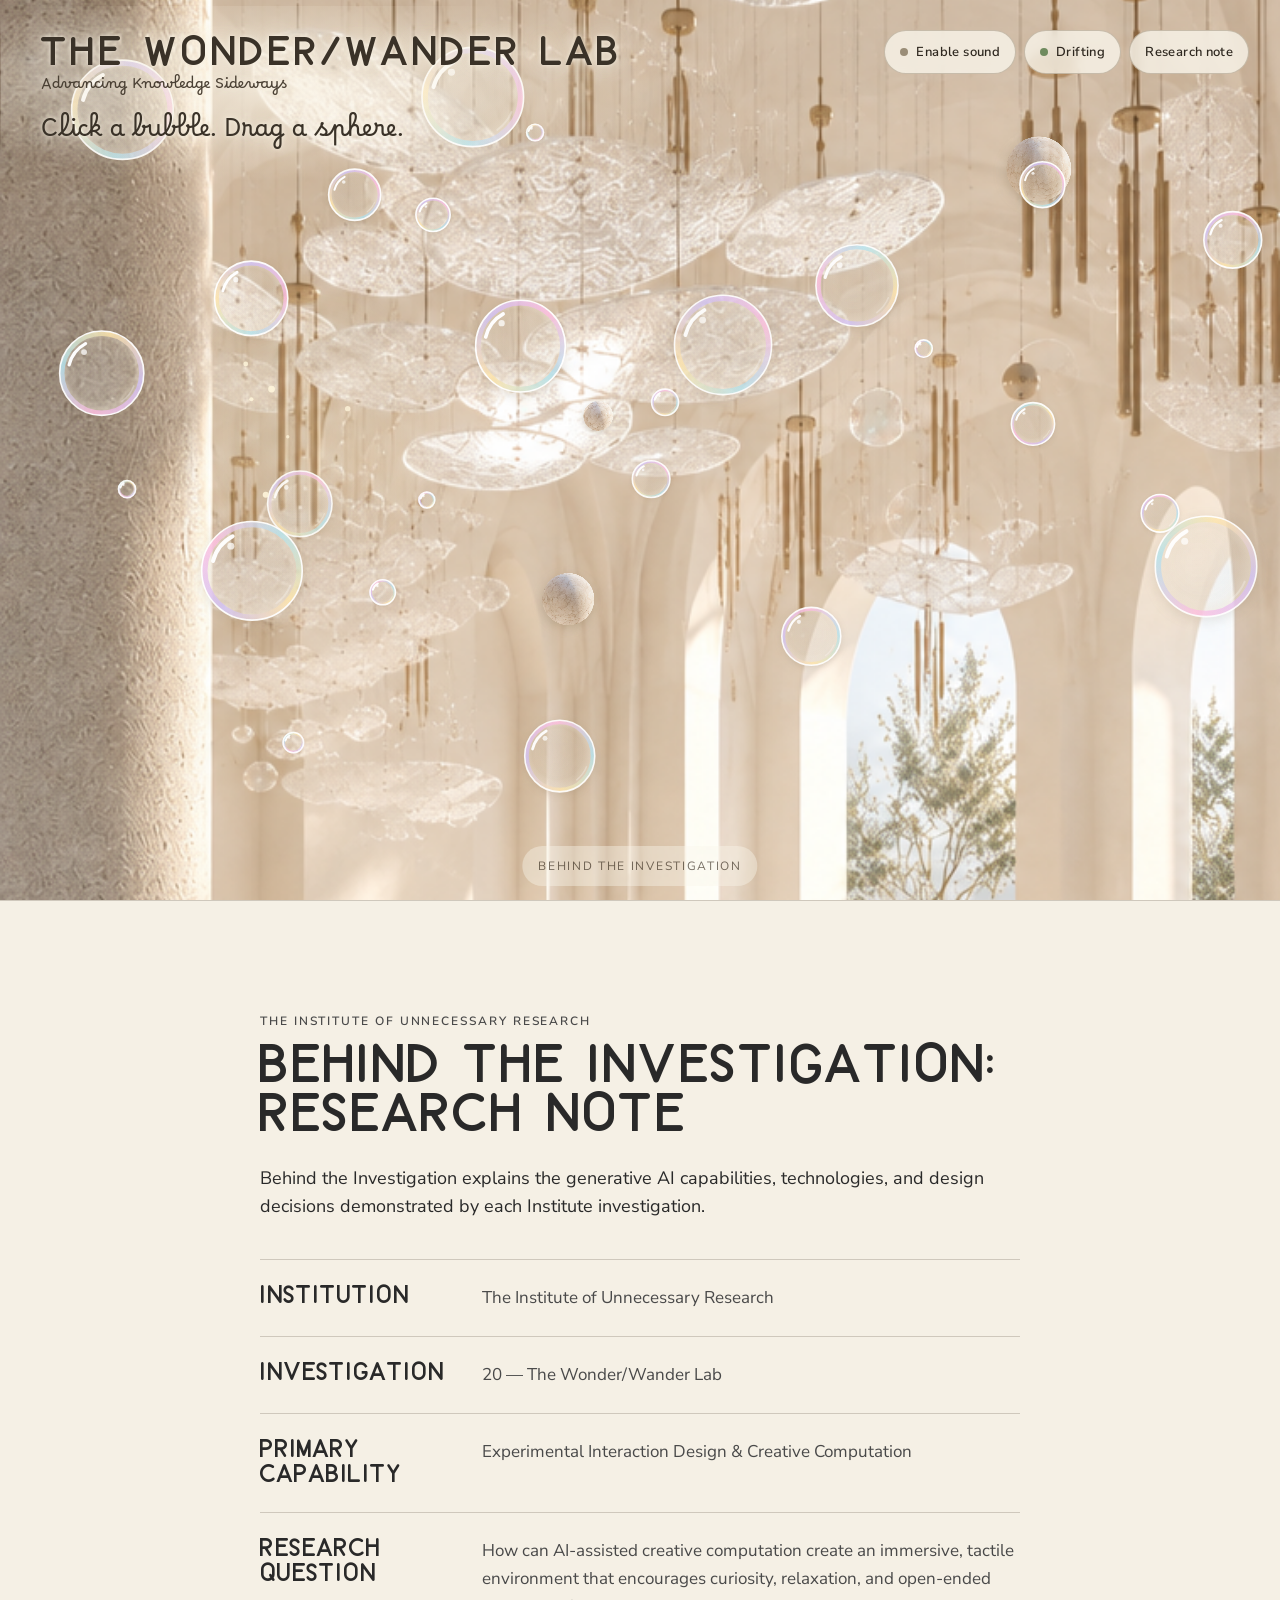
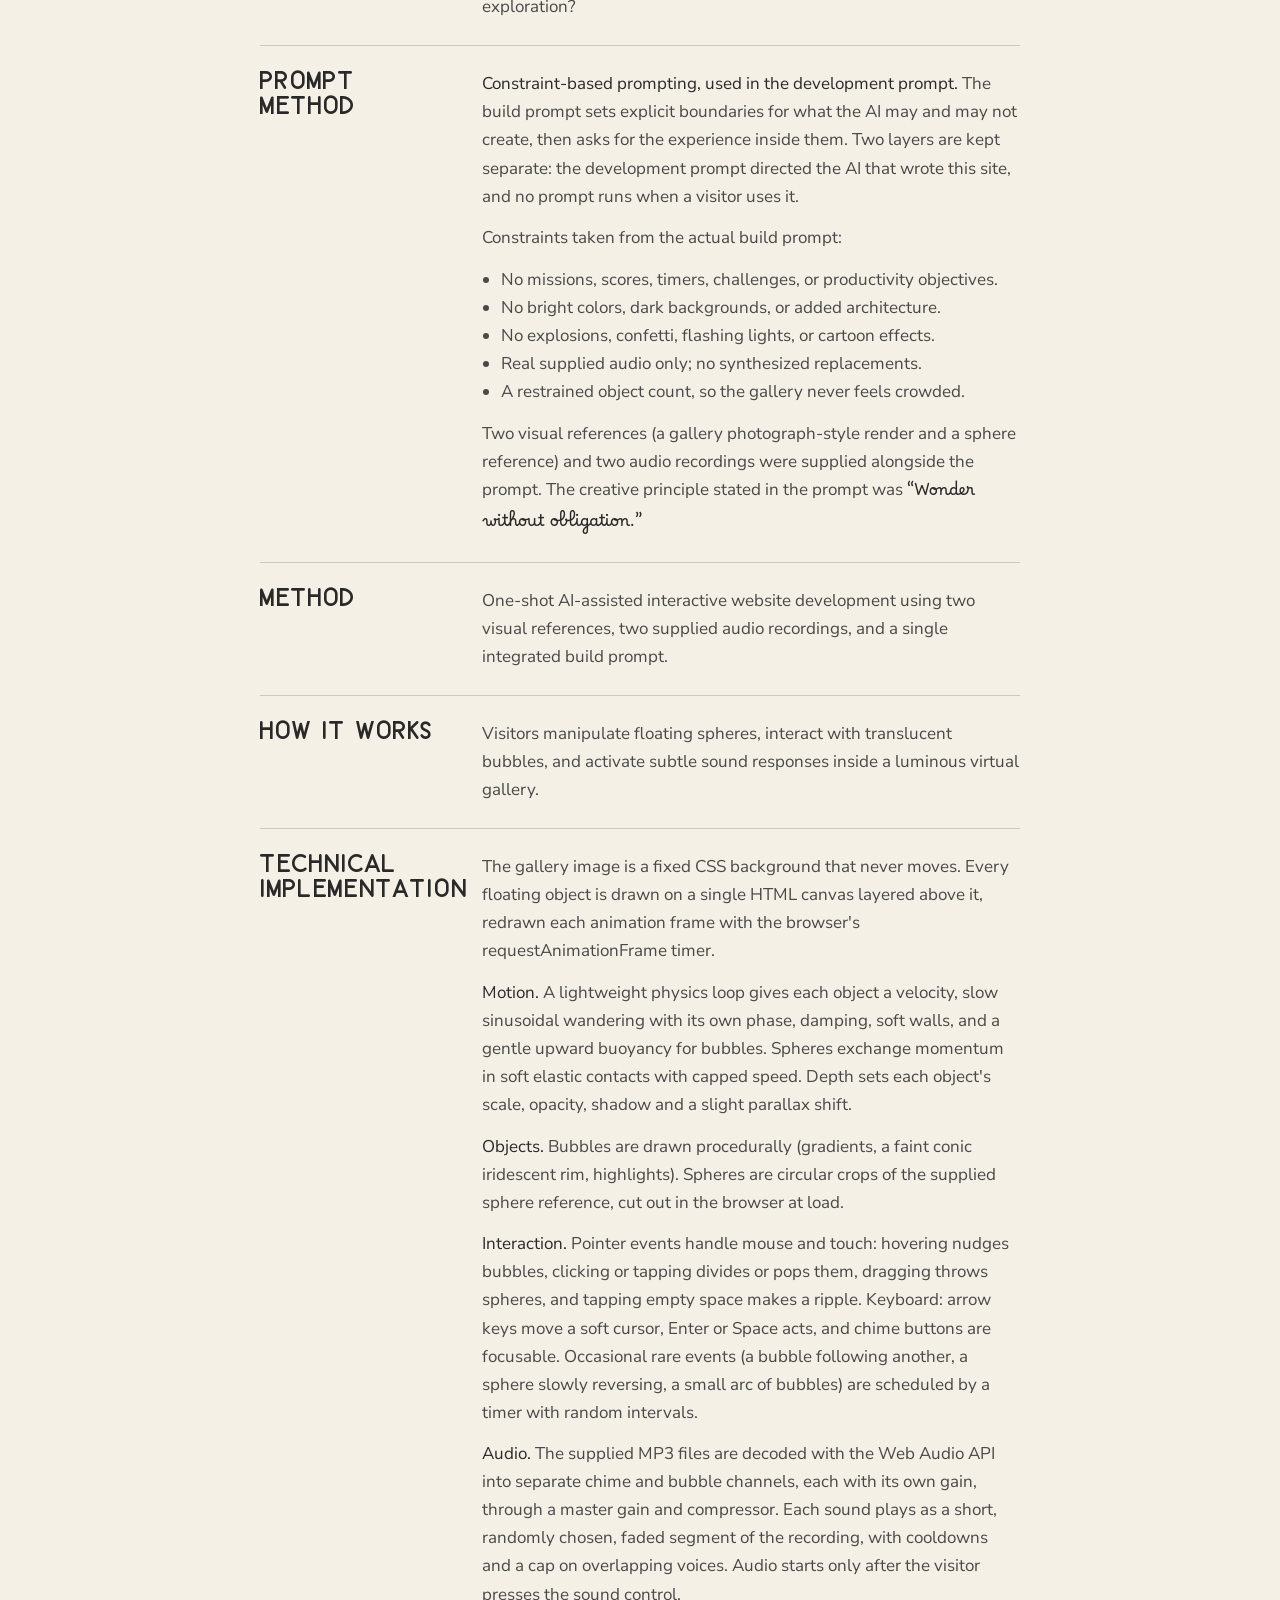
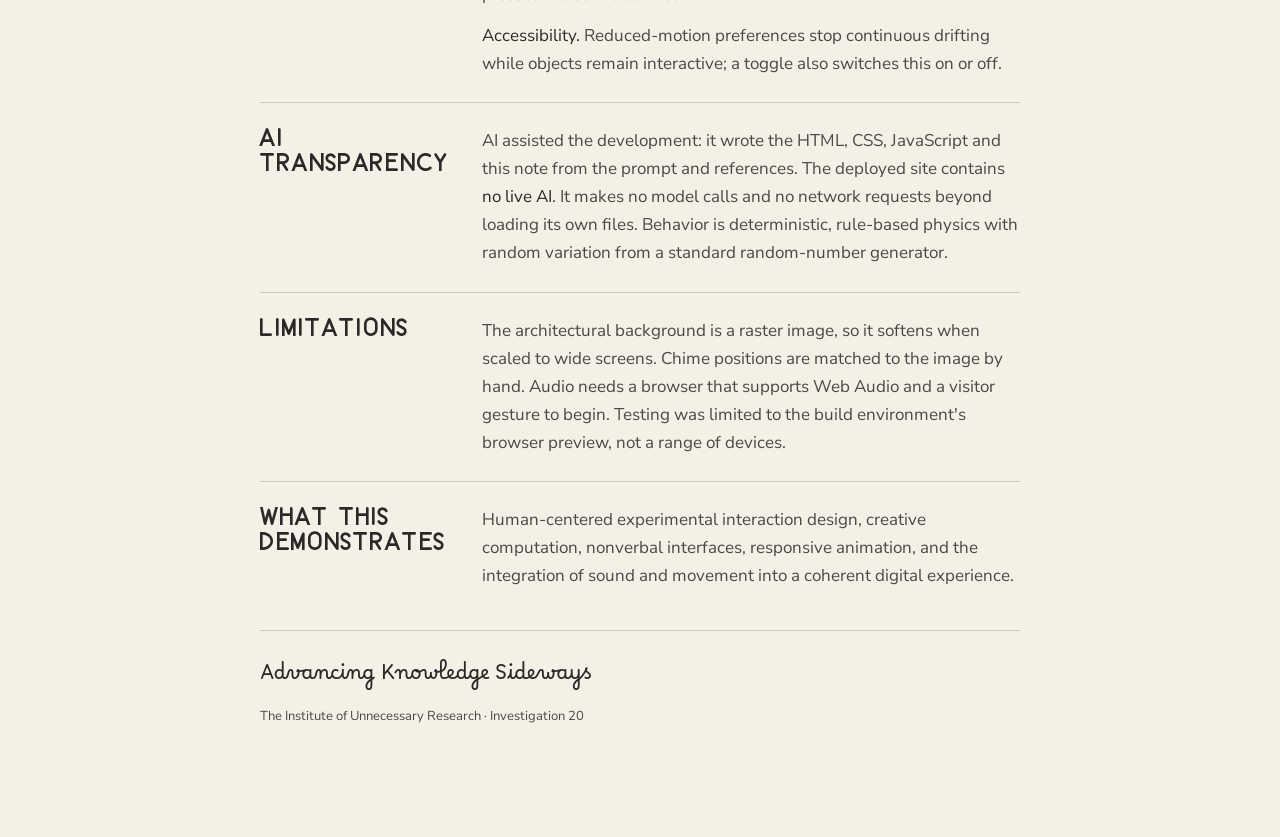
<file: Inv_20/index.html>
<!DOCTYPE html>
<html lang="en">
<head>
<meta charset="utf-8">
<meta name="viewport" content="width=device-width,initial-scale=1">
<title>The Wonder/Wander Lab — Investigation 20 — The Institute of Unnecessary Research</title>
<meta name="description" content="An interactive kinetic installation of floating bubbles, stone spheres and wind chimes. Wonder without obligation.">
<link rel="preload" href="assets/fonts/KingslandRegular.woff" as="font" type="font/woff" crossorigin>
<link rel="preload" href="assets/fonts/Borel-Regular.ttf" as="font" type="font/ttf" crossorigin>
<link rel="preload" href="assets/fonts/NunitoSans-Variable-latin.woff2" as="font" type="font/woff2" crossorigin>
<link rel="stylesheet" href="styles.css">
</head>
<body>
<main>
<section id="gallery" aria-label="The Wonder/Wander Lab installation">
  <div id="stage" tabindex="0" role="application" aria-label="Floating gallery. Use the mouse, touch, or arrow keys to move a soft cursor; Enter or Space touches a bubble, grabs or releases a sphere, or ripples the air.">
    <canvas id="cv" aria-hidden="true"></canvas>
  </div>
  <div id="title">
    <h1>THE WONDER/WANDER LAB</h1>
    <p class="motto">Advancing Knowledge Sideways</p>
    <p id="intro">Click a bubble. Drag a sphere.</p>
  </div>
  <div id="controls">
    <button id="snd" type="button" aria-pressed="false"><span class="dot"></span><span id="sndl">Enable sound</span></button>
    <button id="mot" type="button" aria-pressed="true"><span class="dot"></span><span id="motl">Drifting</span></button>
    <a href="#research">Research note</a>
  </div>
  <a id="scrollcue" href="#research">Behind the investigation</a>
  <p id="live" class="sr" style="position:absolute;width:1px;height:1px;overflow:hidden;clip:rect(0 0 0 0)" aria-live="polite"></p>
</section>

<section id="research" aria-labelledby="rn-title">
  <div class="wrap">
    <p class="inst">The Institute of Unnecessary Research</p>
    <h2 id="rn-title">Behind the Investigation: Research Note</h2>
    <p class="lede">Behind the Investigation explains the generative AI capabilities, technologies, and design decisions demonstrated by each Institute investigation.</p>

    <div class="rn"><h3>Institution</h3><div><p>The Institute of Unnecessary Research</p></div></div>
    <div class="rn"><h3>Investigation</h3><div><p>20 — The Wonder/Wander Lab</p></div></div>
    <div class="rn"><h3>Primary Capability</h3><div><p>Experimental Interaction Design &amp; Creative Computation</p></div></div>
    <div class="rn"><h3>Research Question</h3><div><p>How can AI-assisted creative computation create an immersive, tactile environment that encourages curiosity, relaxation, and open-ended exploration?</p></div></div>
    <div class="rn"><h3>Prompt Method</h3><div>
      <p><span class="strong">Constraint-based prompting, used in the development prompt.</span> The build prompt sets explicit boundaries for what the AI may and may not create, then asks for the experience inside them. Two layers are kept separate: the development prompt directed the AI that wrote this site, and no prompt runs when a visitor uses it.</p>
      <p>Constraints taken from the actual build prompt:</p>
      <ul><li>No missions, scores, timers, challenges, or productivity objectives.</li><li>No bright colors, dark backgrounds, or added architecture.</li><li>No explosions, confetti, flashing lights, or cartoon effects.</li><li>Real supplied audio only; no synthesized replacements.</li><li>A restrained object count, so the gallery never feels crowded.</li></ul>
      <p>Two visual references (a gallery photograph-style render and a sphere reference) and two audio recordings were supplied alongside the prompt. The creative principle stated in the prompt was <q>Wonder without obligation.</q></p>
    </div></div>
    <div class="rn"><h3>Method</h3><div><p>One-shot AI-assisted interactive website development using two visual references, two supplied audio recordings, and a single integrated build prompt.</p></div></div>
    <div class="rn"><h3>How It Works</h3><div><p>Visitors manipulate floating spheres, interact with translucent bubbles, and activate subtle sound responses inside a luminous virtual gallery.</p></div></div>
    <div class="rn"><h3>Technical Implementation</h3><div>
      <p>The gallery image is a fixed CSS background that never moves. Every floating object is drawn on a single HTML canvas layered above it, redrawn each animation frame with the browser's requestAnimationFrame timer.</p>
      <p><span class="strong">Motion.</span> A lightweight physics loop gives each object a velocity, slow sinusoidal wandering with its own phase, damping, soft walls, and a gentle upward buoyancy for bubbles. Spheres exchange momentum in soft elastic contacts with capped speed. Depth sets each object's scale, opacity, shadow and a slight parallax shift.</p>
      <p><span class="strong">Objects.</span> Bubbles are drawn procedurally (gradients, a faint conic iridescent rim, highlights). Spheres are circular crops of the supplied sphere reference, cut out in the browser at load.</p>
      <p><span class="strong">Interaction.</span> Pointer events handle mouse and touch: hovering nudges bubbles, clicking or tapping divides or pops them, dragging throws spheres, and tapping empty space makes a ripple. Keyboard: arrow keys move a soft cursor, Enter or Space acts, and chime buttons are focusable. Occasional rare events (a bubble following another, a sphere slowly reversing, a small arc of bubbles) are scheduled by a timer with random intervals.</p>
      <p><span class="strong">Audio.</span> The supplied MP3 files are decoded with the Web Audio API into separate chime and bubble channels, each with its own gain, through a master gain and compressor. Each sound plays as a short, randomly chosen, faded segment of the recording, with cooldowns and a cap on overlapping voices. Audio starts only after the visitor presses the sound control.</p>
      <p><span class="strong">Accessibility.</span> Reduced-motion preferences stop continuous drifting while objects remain interactive; a toggle also switches this on or off.</p>
    </div></div>
    <div class="rn"><h3>AI Transparency</h3><div>
      <p>AI assisted the development: it wrote the HTML, CSS, JavaScript and this note from the prompt and references. The deployed site contains <span class="strong">no live AI</span>. It makes no model calls and no network requests beyond loading its own files. Behavior is deterministic, rule-based physics with random variation from a standard random-number generator.</p>
    </div></div>
    <div class="rn"><h3>Limitations</h3><div>
      <p>The architectural background is a raster image, so it softens when scaled to wide screens. Chime positions are matched to the image by hand. Audio needs a browser that supports Web Audio and a visitor gesture to begin. Testing was limited to the build environment's browser preview, not a range of devices.</p>
    </div></div>
    <div class="rn"><h3>What This Demonstrates</h3><div><p>Human-centered experimental interaction design, creative computation, nonverbal interfaces, responsive animation, and the integration of sound and movement into a coherent digital experience.</p></div></div>
    <footer>Advancing Knowledge Sideways<small>The Institute of Unnecessary Research · Investigation 20</small></footer>
  </div>
</section>
</main>
<script src="app.js"></script>
</body>
</html>
</file>
<file: Inv_10/styles.css>
@font-face{font-family:Kingsland;src:url('assets/fonts/KingslandRegular.woff')}@font-face{font-family:Borel;src:url('assets/fonts/Borel-Regular.ttf')}*{box-sizing:border-box}html{scroll-behavior:smooth}body{margin:0;background:#e3d0d3;color:#292629;font-family:'Nunito Sans',sans-serif}h1,h2,h3,.institution,.subtitle,.glass-letter{font-family:Kingsland,Georgia,serif;font-weight:400}a{color:inherit;text-decoration:none}button,select,textarea{font:inherit}button,a,select,textarea{outline-offset:4px}button{cursor:pointer}.mast{display:flex;align-items:center;gap:26px;padding:27px 5%;position:relative;z-index:3;font-size:11px;letter-spacing:.14em}.institution{font-size:17px;line-height:1.12;letter-spacing:.02em}.rule{width:1px;height:34px;background:#756b70}.department{line-height:1.6}.mast nav{margin-left:auto;display:flex;gap:26px}.mast nav a:hover{text-decoration:underline}.hero{min-height:720px;display:grid;grid-template-columns:39% 61%;position:relative;overflow:hidden;background:radial-gradient(ellipse at 82% 75%,#f7e9e1 0%,transparent 40%),linear-gradient(125deg,#d9c4ca 5%,#e6d3d2 70%,#e8d4d5);margin-top:-88px;padding-top:135px}.intro{padding:78px 0 85px 13%;z-index:2}.eyebrow{font-size:11px;letter-spacing:.2em;font-weight:700}.intro h1{font-size:clamp(46px,5.2vw,86px);line-height:1.05;letter-spacing:-.025em;margin:25px 0 12px;white-space:nowrap}.subtitle{font-size:clamp(30px,3.1vw,49px);line-height:1.15;margin:0}.dash{display:block;width:42px;height:1px;background:#564e53;margin:35px 0}.lead{font-size:18px;line-height:1.65;max-width:335px;margin:0 0 38px}.outline-button,.solid-button{display:inline-flex;align-items:center;justify-content:space-between;gap:24px;padding:17px 25px;border:1px solid #494044;background:transparent;font-size:12px;letter-spacing:.14em;font-weight:700}.outline-button:hover{background:#fff6}.installation{position:relative;min-height:560px}.mobile{position:absolute;inset:0;transform-origin:50% 5%;animation:mobileSway 9s ease-in-out infinite alternate}.beam{height:2px;position:absolute;background:linear-gradient(90deg,transparent,#fff8efb0,#f4d6ad8c,transparent);transform-origin:center;box-shadow:0 0 4px #fff8}.beam-a{top:13%;left:22%;width:60%;transform:rotate(8deg)}.beam-b{top:24%;left:39%;width:40%;transform:rotate(-7deg)}.beam-c{top:33%;left:55%;width:28%;transform:rotate(4deg)}.glass-letter{position:absolute;top:var(--top);left:var(--left);font-size:clamp(80px,10vw,175px);line-height:1;display:block;color:#ffffff45;-webkit-text-stroke:1px #fff8;filter:drop-shadow(2px 2px 1px #a3d3e268) drop-shadow(-2px -1px 1px #ffd0b080);text-shadow:-4px 3px 0 #ffc9a54a,3px -3px 0 #b5e6e956,6px 8px 12px #d7b0cb65;transform:translate(-50%,0) rotate(var(--rot));animation:letterFloat var(--duration) ease-in-out infinite alternate;transition:opacity 1.05s ease,transform 1.2s ease;will-change:transform,opacity}.glass-letter::before{content:'';position:absolute;width:1px;height:var(--wire);background:linear-gradient(#fff8,#ffffff18);left:50%;bottom:92%;z-index:-1}.glass-letter.vanish{opacity:0;transform:translate(-50%,-35px) rotate(22deg) scale(.8)}.reflections{position:absolute;bottom:0;left:4%;right:2%;height:125px;background:radial-gradient(ellipse at 22% 35%,#d2a3eb60,transparent 36%),radial-gradient(ellipse at 64% 40%,#ffe2a570,transparent 40%),radial-gradient(ellipse at 75% 50%,#a2dce96e,transparent 38%);filter:blur(18px);transform:skewX(-25deg)}.installation-caption{position:absolute;right:7%;bottom:55px;font-size:10px;letter-spacing:.18em;color:#766970}@keyframes mobileSway{from{transform:rotate(-1.2deg)}to{transform:rotate(1.2deg)}}@keyframes letterFloat{from{translate:0 -4px;rotate:-3deg}to{translate:0 7px;rotate:3deg}}section:not(.hero){scroll-margin-top:20px}.workbench,.collection,.bureau{background:#f5efeb;padding:95px 8%}.section-head{max-width:680px}.section-head h2,.bureau h2,.research h2{font-size:clamp(36px,4vw,62px);line-height:1.13;margin:14px 0}.section-head>p:last-child,.bureau>div>p:not(.eyebrow){line-height:1.7;font-size:17px;color:#625d5d;max-width:570px}.controls{display:flex;align-items:end;flex-wrap:wrap;gap:14px;margin:38px 0 26px}.controls label,.bureau-form label{font-size:10px;letter-spacing:.15em;font-weight:700;display:block}.controls select{min-width:185px;padding:14px;background:#fff;border:1px solid #c6b9b5;border-radius:0}.solid-button{background:#40393d;color:#fff;border-color:#40393d}.solid-button:hover{background:#63585f}.quiet-button{border:0;background:none;text-decoration:underline;padding:14px 8px}.result{border-top:1px solid #d4c8c3;padding-top:25px;max-width:900px}.result h3{font-size:36px;margin:6px 0}.result>p{max-width:660px;line-height:1.65}.comparison{display:grid;grid-template-columns:1fr 1fr;gap:32px;margin:25px 0}.comparison>div{border-left:2px solid #d6b8bc;padding-left:22px}.comparison span{font-size:10px;letter-spacing:.16em}.comparison strong{font-family:Kingsland;font-size:29px;display:block;margin-top:10px;font-weight:400}.comparison p{line-height:1.6}.collection{background:#e8dedb}.cards{display:grid;grid-template-columns:repeat(3,1fr);gap:18px;margin-top:40px}.specimen{background:#f9f4f0;padding:26px;border:1px solid #d5c8c5;text-align:left;min-height:210px;transition:transform .2s}.specimen:hover{transform:translateY(-4px)}.specimen .lang{font-size:10px;letter-spacing:.16em}.specimen h3{font-size:34px;margin:20px 0 10px}.specimen p{line-height:1.5}.bureau{display:grid;grid-template-columns:1fr 1fr;gap:8%;background:#f4e8e7}.bureau-form textarea{display:block;width:100%;margin:12px 0 18px;border:1px solid #c9bcb9;background:#fffaf7;padding:18px;resize:vertical}.bureau-answer{border-top:1px solid #cdbdbb;margin-top:22px;padding-top:20px;line-height:1.65}.research{background:#f5f0e5!important;color:#292929!important;padding:75px 8%}.research .eyebrow{color:#494949}.research-intro{max-width:700px;line-height:1.7}.research-grid{display:grid;grid-template-columns:1fr 1fr;gap:9%;border-top:1px solid #cfc8bc;margin-top:35px;padding-top:25px}.research h3{font-size:23px;margin:23px 0 6px}.research p{line-height:1.65;color:#494949}footer{display:flex;align-items:center;justify-content:space-between;gap:18px;padding:28px 5%;background:#e3d0d3;font-size:11px;letter-spacing:.08em}.motto{font-family:Borel,cursive;font-size:15px;letter-spacing:0}.paused .mobile,.paused .glass-letter{animation-play-state:paused!important}@media(max-width:950px){.mast nav{gap:12px}.hero{grid-template-columns:45% 55%}.intro{padding-left:8%}.intro h1{font-size:50px}.glass-letter{font-size:clamp(60px,9vw,120px)}}@media(max-width:680px){.mast{padding:18px 6%;gap:12px;flex-wrap:wrap}.institution{font-size:13px}.department{font-size:9px}.mast nav{width:100%;margin-left:0;justify-content:space-between;font-size:9px;gap:6px;padding-top:12px}.hero{display:flex;flex-direction:column;margin-top:-128px;padding-top:158px;min-height:0}.intro{padding:35px 7% 0}.intro h1{font-size:clamp(39px,10vw,58px);white-space:normal}.subtitle{font-size:33px}.lead{font-size:16px;margin-bottom:20px}.dash{margin:22px 0}.installation{min-height:390px;margin-top:15px}.glass-letter{font-size:clamp(65px,17vw,100px)}.beam-a{top:10%}.beam-b{top:20%}.beam-c{top:29%}.installation-caption{bottom:16px;font-size:8px}.workbench,.collection,.bureau,.research{padding:55px 7%}.controls{align-items:stretch;flex-direction:column}.controls select{width:100%}.comparison,.bureau,.research-grid{grid-template-columns:1fr}.cards{grid-template-columns:1fr}.specimen{min-height:0}.bureau{gap:30px}footer{flex-wrap:wrap;font-size:9px}}
@media(prefers-reduced-motion:reduce){html{scroll-behavior:auto}.mobile,.glass-letter{animation:none!important;transition:none!important}.specimen{transition:none}}

/* Standard institutional research note and accessible Bureau selection */
.bureau-form select{display:block;width:100%;margin:12px 0 18px;border:1px solid #c9bcb9;background:#fffaf7;padding:18px;color:#292929;min-height:58px}
.research{background:#F5F0E5!important;color:#292929!important}
.research h2{font-size:clamp(32px,3.4vw,52px);max-width:950px;overflow-wrap:normal}
.research-grid{border-color:#CFC8BC}
.research h3{color:#292929}
.research p{color:#494949}
</file>
<file: Inv_11/css/style.css>
@font-face{font-family:"Kingsland";src:url("../fonts/KingslandRegular.woff") format("woff"),url("../fonts/KingslandRegular.ttf") format("truetype");font-display:swap}
@font-face{font-family:"Borel";src:url("../fonts/Borel-Regular.ttf") format("truetype");font-display:swap}
:root{
  --ink:#f4ead6;--ink2:#cfc3aa;--amber:#e9b25f;--blue:#7db4ff;--navy:#0a101d;
  --k:"Kingsland",Georgia,serif;--b:"Borel","Segoe Script",cursive;--n:"Nunito Sans",system-ui,-apple-system,"Segoe UI",sans-serif;
}
*{box-sizing:border-box}
[hidden]{display:none!important}
html{scroll-behavior:smooth}
body{margin:0;background:#F5F0E5;color:#292929;font-family:var(--n);font-size:17px;line-height:1.6;-webkit-font-smoothing:antialiased}
a{color:#7a4a12}a:hover{color:#292929}
button{font-family:var(--n);font-size:15px}
.sr-only{position:absolute;width:1px;height:1px;overflow:hidden;clip:rect(0 0 0 0);white-space:nowrap}
.skip{position:absolute;left:12px;top:-60px;background:var(--amber);color:#111;padding:8px 14px;z-index:100;border-radius:4px}
.skip:focus{top:12px}
:focus-visible{outline:3px solid var(--blue);outline-offset:3px}

/* ---------- Experience ---------- */
.exp{--d:0;--ox:28%;--oy:40%;position:relative;min-height:100svh;overflow:clip;color:var(--ink);background:var(--navy);display:flex;flex-direction:column}
.backdrop{position:sticky;top:0;height:100svh;width:100%;flex:none;margin-bottom:-100svh;overflow:hidden;z-index:0}
.backdrop img{position:absolute;inset:0;width:100%;height:100%;object-fit:cover;object-position:30% 50%;transform-origin:var(--ox) var(--oy);transform:scale(calc(1 + var(--d)*.2));transition:transform 1.8s cubic-bezier(.25,.6,.2,1),transform-origin 1.8s cubic-bezier(.25,.6,.2,1);filter:saturate(calc(1 - var(--d)*.04)) brightness(calc(1 - var(--d)*.07))}
.tint{position:absolute;inset:0;background:linear-gradient(160deg,rgba(10,30,90,0) 20%,rgba(20,70,190,.55) 100%);opacity:calc(var(--d)*.22);transition:opacity 1.8s;mix-blend-mode:multiply}
.glow{position:absolute;inset:0;background:radial-gradient(60% 55% at 78% 88%,rgba(90,160,255,.55),transparent 70%);opacity:calc(var(--d)*.2);transition:opacity 1.8s;animation:pulse 7s ease-in-out infinite}
.shade{position:absolute;inset:0;background:linear-gradient(90deg,rgba(7,11,20,0) 25%,rgba(7,11,20,.62) 58%,rgba(7,11,20,.9) 100%),linear-gradient(180deg,rgba(7,11,20,.55),transparent 18%)}
@keyframes pulse{50%{filter:brightness(1.25)}}

.top{position:relative;z-index:5;background:linear-gradient(180deg,rgba(7,11,20,.82),rgba(7,11,20,0));text-shadow:0 1px 6px rgba(0,0,0,.8);display:flex;justify-content:space-between;align-items:center;gap:16px;padding:18px clamp(16px,3vw,40px);flex-wrap:wrap}
.brand{display:flex;flex-direction:column;gap:3px;flex:none;max-width:100%}.brand-inst{white-space:nowrap}.brand>*{flex:none;display:block}
.brand-inst{font-family:var(--k);font-size:15px;line-height:1.6;letter-spacing:.06em;color:var(--ink)}
.brand-inv{font-family:var(--n);font-size:12px;letter-spacing:.16em;text-transform:uppercase;color:var(--ink)}
.top-nav{display:flex;gap:10px;align-items:center;flex-wrap:wrap}
.top-nav button,.btn-link{background:rgba(10,16,29,.72);color:var(--ink);border:1px solid rgba(233,178,95,.5);border-radius:999px;padding:9px 16px;cursor:pointer;text-decoration:none;font-size:14px;font-weight:600;min-height:44px;display:inline-flex;align-items:center;gap:8px;white-space:nowrap}
.top-nav button:hover,.btn-link:hover{background:rgba(233,178,95,.18);color:#fff}
.count{background:var(--amber);color:#1a1205;border-radius:999px;min-width:22px;padding:0 6px;text-align:center;font-size:12px;font-weight:800}

.gauge{position:fixed;left:clamp(14px,2.6vw,36px);top:50%;transform:translateY(-50%);z-index:4}
.gauge ol{list-style:none;margin:0;padding:0 0 0 18px;border-left:2px solid rgba(244,234,214,.28);display:flex;flex-direction:column;gap:34px}
.gauge li{position:relative;font-size:12px;letter-spacing:.14em;text-transform:uppercase;color:rgba(244,234,214,.72);transition:color .6s}
.gauge li::before{content:"";position:absolute;left:-25px;top:3px;width:12px;height:12px;border-radius:50%;background:var(--navy);border:2px solid rgba(244,234,214,.5);transition:all .6s}
.gauge li.on{color:var(--ink)}
.gauge li.on::before{background:var(--amber);border-color:var(--amber);box-shadow:0 0 14px var(--amber)}
.gauge li.past::before{background:rgba(233,178,95,.5);border-color:rgba(233,178,95,.7)}
.gauge li.lit{color:var(--blue)}
.exp[data-depth="0"] .gauge{opacity:.0;pointer-events:none}
.gauge{transition:opacity .8s}

.panel{position:relative;z-index:3;margin:0 clamp(16px,3vw,40px) clamp(16px,3vw,40px) auto;width:min(600px,46vw);flex:1;display:flex;flex-direction:column;gap:14px;padding:clamp(18px,2.4vw,32px);background:rgba(9,13,24,.8);backdrop-filter:blur(7px);-webkit-backdrop-filter:blur(7px);border:1px solid rgba(233,178,95,.28);border-radius:6px;box-shadow:0 20px 60px rgba(0,0,0,.45)}
.alice-row{display:flex;align-items:center;gap:14px}
.alice{flex:none;width:72px;height:72px;border-radius:50%;border:2px solid var(--amber);background:url("../assets/archive-guidepost.png") no-repeat;background-size:360px auto;background-position:-62px -44px;box-shadow:0 0 0 4px rgba(125,180,255,.18)}
.alice-line{margin:0;font-family:var(--b);font-size:20px;line-height:1.35;color:var(--blue)}
.view{outline:none;display:flex;flex-direction:column;gap:16px;transition:opacity .45s,transform .6s cubic-bezier(.25,.6,.2,1)}
.view.leaving{opacity:0;transform:translateY(-14px) scale(.985)}
.view.entering{opacity:0;transform:translateY(22px)}

h1,h2,h3,h4{font-family:var(--k);font-weight:400;margin:0}
.title{font-size:clamp(34px,4.6vw,56px);line-height:1.04;color:var(--ink)}
.title small{display:block;font-family:var(--n);font-size:12px;letter-spacing:.2em;text-transform:uppercase;color:var(--amber);margin-bottom:10px}
.motto{font-family:var(--b);font-size:22px;color:var(--amber);margin:0}
.lede{margin:0;color:var(--ink);font-size:17px}
.doors{list-style:none;margin:6px 0 0;padding:0;display:flex;flex-direction:column;border-top:1px solid rgba(244,234,214,.2)}
.doors li{border-bottom:1px solid rgba(244,234,214,.2)}
.door{all:unset;box-sizing:border-box;display:grid;grid-template-columns:34px 1fr auto;align-items:baseline;gap:6px 12px;width:100%;padding:13px 6px;cursor:pointer;min-height:44px}
.door:focus-visible{outline:3px solid var(--blue);outline-offset:-3px}
.door .n{font-family:var(--k);font-size:20px;color:var(--amber)}
.door .q{font-family:var(--k);font-size:clamp(19px,2vw,24px);line-height:1.2;color:var(--ink)}
.door .b{grid-column:2;font-size:13.5px;color:var(--ink2)}
.door .go{grid-row:1;grid-column:3;color:var(--amber);transition:transform .3s}
.door:hover{background:rgba(233,178,95,.12)}
.door:hover .go{transform:translateX(5px)}
.resume{margin-top:4px}

.crumbs{margin:0;font-size:12.5px;color:var(--ink2);display:flex;flex-wrap:wrap;align-items:baseline;gap:2px 8px}.crumbs>*{min-width:0;max-width:100%}.crumbs>button,.crumbs>span:not(.sep){overflow:hidden;text-overflow:ellipsis;white-space:nowrap}
.crumbs button{background:none;border:0;font:inherit;cursor:pointer;color:var(--ink2);text-decoration:underline;text-decoration-color:rgba(207,195,170,.4);text-underline-offset:3px;padding:3px 2px}
.crumbs button:hover{color:var(--ink)}
.crumbs .sep{opacity:.5}
.lvl{margin:0;font-size:12px;letter-spacing:.18em;text-transform:uppercase;color:var(--amber);font-weight:700}
.node-title{font-size:clamp(28px,3.4vw,42px);line-height:1.08;color:var(--ink)}
.conn{margin:0;padding:10px 12px;border:1px dashed rgba(125,180,255,.55);border-radius:4px;font-size:14.5px;color:var(--ink)}
.conn b{font-family:var(--n);letter-spacing:.12em;text-transform:uppercase;font-size:11.5px;color:var(--blue);margin-right:6px}
.body{margin:0;font-size:17px;line-height:1.65;color:var(--ink);max-width:62ch;text-wrap:pretty}
.srcs{font-size:13px;color:var(--ink2);margin:0}
.srcs summary{cursor:pointer;padding:4px 0;color:var(--ink)}
.srcs ul{margin:6px 0 0;padding-left:18px}
.srcs li{margin:5px 0}
.next-h{font-family:var(--k);font-size:20px;color:var(--amber);margin-top:4px}
.choices{list-style:none;padding:0;margin:0;display:flex;flex-direction:column;gap:10px}
.choice{all:unset;box-sizing:border-box;display:flex;align-items:center;gap:12px;width:100%;padding:13px 16px;min-height:52px;cursor:pointer;border:1px solid rgba(233,178,95,.55);border-radius:4px;background:rgba(233,178,95,.07);color:var(--ink);font-family:var(--n);font-weight:600;font-size:16px;line-height:1.3;transition:background .25s,transform .25s}
.choice:hover{background:rgba(233,178,95,.22);transform:translateX(4px)}
.choice:focus-visible{outline:3px solid var(--blue);outline-offset:2px}
.choice .arrow{margin-left:auto;color:var(--amber)}
.choice .seen{font-size:11px;letter-spacing:.12em;text-transform:uppercase;color:var(--blue);border:1px solid rgba(125,180,255,.5);padding:2px 7px;border-radius:99px;font-weight:700}
.row{display:flex;flex-wrap:wrap;gap:10px;margin-top:4px}
.btn{all:unset;box-sizing:border-box;cursor:pointer;padding:11px 18px;min-height:44px;border-radius:4px;font-family:var(--n);font-weight:700;font-size:15px;border:1px solid var(--amber);color:var(--ink);display:inline-flex;align-items:center}
.btn:hover{background:rgba(233,178,95,.22)}
.btn.primary{background:var(--amber);color:#1a1205}
.btn.primary:hover{background:#f3c27e}
.btn:focus-visible{outline:3px solid var(--blue);outline-offset:2px}
.bottom-note{margin:0;font-size:14px;color:var(--ink);padding:10px 12px;border-left:3px solid var(--blue);background:rgba(125,180,255,.1)}

/* summary */
.rec{list-style:none;margin:0;padding:0;counter-reset:s}
.rec li{position:relative;padding:0 0 16px 34px;border-left:1px solid rgba(233,178,95,.5);margin-left:10px}
.rec li:last-child{border-left-color:transparent;padding-bottom:0}
.rec li::before{content:"";position:absolute;left:-7px;top:5px;width:13px;height:13px;border-radius:50%;background:var(--amber)}
.rec h3{font-size:21px;line-height:1.2}
.rec .why{margin:3px 0 0;font-size:14px;color:var(--ink2)}
.rec .lv{font-size:11.5px;letter-spacing:.16em;text-transform:uppercase;color:var(--amber)}
.stat{display:flex;gap:22px;flex-wrap:wrap;font-size:13px;color:var(--ink2)}
.stat b{display:block;font-family:var(--k);font-weight:400;font-size:26px;color:var(--ink)}
.toast{font-size:14px;color:var(--blue);min-height:20px;margin:0}

/* trail drawer */
.trail{position:fixed;z-index:20;top:0;bottom:0;left:0;width:min(420px,100%);background:rgba(8,12,22,.97);border-right:1px solid rgba(233,178,95,.4);padding:20px clamp(16px,2vw,26px);overflow:auto;box-shadow:12px 0 50px rgba(0,0,0,.5);animation:slidein .45s cubic-bezier(.25,.6,.2,1)}
@keyframes slidein{from{transform:translateX(-30px);opacity:0}}
.trail[hidden]{display:none}
.trail-head{display:flex;justify-content:space-between;align-items:center;margin-bottom:14px}
.trail-head h2{font-size:28px}
.trail-head button{background:none;color:var(--ink);border:1px solid var(--amber);border-radius:999px;padding:8px 16px;cursor:pointer;min-height:44px}
.trail ol{list-style:none;margin:0;padding:0}
.t-step{position:relative;border-left:1px solid rgba(233,178,95,.5);margin-left:8px;padding:0 0 18px 22px}
.t-step::before{content:"";position:absolute;left:-7px;top:5px;width:13px;height:13px;border-radius:50%;border:2px solid var(--amber);background:var(--navy)}
.t-step.cur::before{background:var(--amber);box-shadow:0 0 12px var(--amber)}
.t-step .lv{font-size:11px;letter-spacing:.16em;text-transform:uppercase;color:var(--amber)}
.t-step .jump{all:unset;cursor:pointer;display:block;font-family:var(--k);font-size:19px;line-height:1.2;color:var(--ink);padding:3px 0}
.t-step .jump:hover{text-decoration:underline}
.t-step .jump:focus-visible{outline:3px solid var(--blue);outline-offset:2px}
.t-step .why{margin:3px 0 0;font-size:13.5px;color:var(--ink2)}
.t-alt{margin:8px 0 0;font-size:13px;color:var(--ink2)}
.t-alt button{all:unset;cursor:pointer;color:var(--blue);text-decoration:underline;margin-left:4px}
.t-empty{color:var(--ink2);font-size:15px}

@media (max-width:900px){
  .panel{width:auto;margin:0 14px 14px;flex:none;margin-top:var(--pt,34svh)}
  .exp[data-view="node"] .panel,.exp[data-view="summary"] .panel{--pt:20svh}
  .shade{background:linear-gradient(180deg,rgba(7,11,20,.3),rgba(7,11,20,.2) 30%,rgba(7,11,20,.75) 60%)}
  .gauge{display:none}
  .backdrop img{object-position:22% 50%}
}
@media (max-width:900px){.crumbs button{padding:8px 2px}}
@media (max-width:520px){
  .brand-inst{white-space:normal;font-size:13px}
  .alice{width:56px;height:56px;background-size:280px auto;background-position:-48px -34px}
  .alice-line{font-size:17px}
  .body{font-size:16px}
}

/* ---------- Research Note (fixed Institute styling) ---------- */
.note{background:#F5F0E5;color:#292929;padding:clamp(48px,8vw,110px) clamp(18px,4vw,48px)}
.note-wrap{max-width:1040px;margin:0 auto}
.note-kicker{font-size:13px;letter-spacing:.18em;text-transform:uppercase;color:#494949;margin:0 0 10px}
.note h2{font-size:clamp(34px,5vw,56px);line-height:1.05;color:#292929}
.note h3{font-size:clamp(24px,3vw,34px);line-height:1.15;color:#292929}
.note h4{font-size:19px;margin:22px 0 6px;color:#292929}
.note p,.note li,.note dd{color:#292929}
.note-intro{font-size:19px;color:#494949!important;max-width:62ch;margin:18px 0 28px}
.note a{color:#292929;text-decoration-color:#CFC8BC;text-underline-offset:3px}
.note a:hover{text-decoration-color:#292929}
.note code{font-family:var(--n);background:#ebe4d5;padding:1px 5px;border-radius:3px;font-size:.92em}
.note-meta{display:grid;grid-template-columns:repeat(auto-fit,minmax(210px,1fr));gap:0;margin:0 0 40px;border-top:1px solid #CFC8BC;border-bottom:1px solid #CFC8BC}
.note-meta div{padding:14px 16px 14px 0}
.note-meta dt{font-size:12px;letter-spacing:.16em;text-transform:uppercase;color:#494949}
.note-meta dd{margin:3px 0 0;font-weight:600}
.note .motto{font-family:var(--b);font-size:21px;font-weight:400;color:#292929}
.pair{display:grid;grid-template-columns:repeat(2,minmax(0,1fr));gap:0;border:1px solid #CFC8BC;margin-bottom:12px}
.pair-col{padding:clamp(20px,3vw,36px)}
.pair-col+.pair-col{border-left:1px solid #CFC8BC}
.label{margin:0 0 8px;font-size:12.5px;letter-spacing:.18em;text-transform:uppercase;font-weight:800;color:#494949;border-bottom:2px solid #292929;display:inline-block;padding-bottom:4px}
.def{font-family:var(--n);font-size:18px;font-weight:600;margin:14px 0 4px}
.pair ul,.pair ol,.nsec ul{padding-left:20px;margin:8px 0}
.pair li,.nsec li{margin:7px 0}
.chain em{display:block;color:#494949;font-style:normal;font-size:15px}
.small{font-size:14.5px;color:#494949!important}
.nsec{border-top:1px solid #CFC8BC;padding:30px 0 6px;margin-top:30px;display:grid;grid-template-columns:minmax(0,1fr);gap:4px}
.nsec>*{max-width:76ch}
.classification{padding:12px 16px;border:1px solid #292929;background:#efe8d8}
.evidence{margin:10px 0 0;border-top:1px solid #CFC8BC}
.evidence>div{display:grid;grid-template-columns:minmax(150px,230px) 1fr;gap:6px 24px;padding:12px 0;border-bottom:1px solid #CFC8BC}
.evidence dt{font-weight:700}.evidence dd{margin:0}
.tag{display:inline-block;font-size:11px;letter-spacing:.1em;text-transform:uppercase;font-weight:800;padding:2px 8px;border:1px solid #292929;margin-right:8px}
.tag.warn{background:#292929;color:#F5F0E5!important}
.tag.na{border-style:dashed;color:#494949!important;border-color:#494949}
.sources-all{margin-top:18px;border:1px solid #CFC8BC;padding:12px 16px}
.sources-all summary{cursor:pointer;font-weight:700}
.sources-all li{font-size:14.5px;color:#494949!important}
.note-foot{margin-top:60px;padding-top:24px;border-top:1px solid #CFC8BC;display:flex;justify-content:space-between;align-items:center;flex-wrap:wrap;gap:12px}
.note-foot .motto{margin:0}
.note :focus-visible{outline-color:#292929}
@media (max-width:760px){
  .pair{grid-template-columns:minmax(0,1fr)}
  .pair-col+.pair-col{border-left:0;border-top:1px solid #CFC8BC}
  .evidence>div{grid-template-columns:1fr}
}

@media (prefers-reduced-motion:reduce){
  *,*::before,*::after{animation:none!important;transition:none!important;scroll-behavior:auto!important}
}
@media print{
  .exp>*:not(#panel){display:none}.exp{min-height:0;background:#fff;color:#000}.panel{background:#fff;color:#000;width:auto;margin:0;border:0;box-shadow:none}
  .panel *{color:#000!important}.alice-row,.row,.top{display:none}.note{display:none}
}
</file>
<file: Inv_13/css/styles.css>
@font-face{font-family:"Kingsland";src:url("../assets/fonts/KingslandRegular.woff") format("woff"),url("../assets/fonts/KingslandRegular.ttf") format("truetype");font-weight:400;font-style:normal;font-display:swap}
@font-face{font-family:"Borel";src:url("../assets/fonts/Borel-Regular.ttf") format("truetype");font-weight:400;font-style:normal;font-display:swap}
@font-face{font-family:"Nunito Sans";src:url("../assets/fonts/NunitoSans-Variable.ttf") format("truetype");font-weight:200 1000;font-style:normal;font-display:swap}

:root{
  --ivory:#F3ECDC;--paper:#EBE1CB;--card:#F8F2E4;--teal:#5E8F9A;--teal-l:#DCE7E4;--orange:#C9461F;--mustard:#E0A52E;--walnut:#5B3520;--navy:#14284B;--navy2:#1D3560;--line:#CBBE9F;
  --f-head:"Kingsland",serif;--f-body:"Nunito Sans",sans-serif;--f-quote:"Borel",cursive;
}
*{box-sizing:border-box}
html{scroll-behavior:smooth}
body{margin:0;background:var(--paper);color:var(--navy);font-family:var(--f-body);font-size:17px;line-height:1.55;-webkit-font-smoothing:antialiased}
a{color:var(--orange)}a:hover{color:var(--walnut)}
h1,h2,h3,h4{font-family:var(--f-head);font-weight:400;margin:0}
button{font-family:var(--f-body);font-size:inherit;color:inherit}
:focus-visible{outline:3px solid var(--mustard);outline-offset:2px}
.sr{position:absolute;width:1px;height:1px;overflow:hidden;clip:rect(0 0 0 0);white-space:nowrap}
.skip{position:absolute;left:8px;top:-60px;background:var(--mustard);color:var(--navy);padding:8px 14px;z-index:20;font-weight:700}
.skip:focus{top:8px}

.topbar{background:var(--navy);color:var(--ivory);display:flex;justify-content:space-between;align-items:center;gap:12px;flex-wrap:wrap;padding:10px clamp(12px,3vw,32px)}
.motto{font-family:var(--f-quote);margin:0;font-size:1.05rem;letter-spacing:.02em}
.toggles{display:flex;gap:8px;flex-wrap:wrap}
.tog{white-space:nowrap;display:inline-flex;gap:8px;align-items:center;min-height:44px;padding:0 14px;border:1.5px solid #8FA3C4;border-radius:999px;background:transparent;cursor:pointer;font-weight:700;font-size:.9rem;color:var(--ivory)}
.tog:hover{background:var(--navy2)}
.tog[aria-pressed="true"]{background:var(--mustard);border-color:var(--mustard);color:var(--navy)}
.tog-ico{font-size:.85rem}

/* Stage */
.stage-wrap{background:var(--navy);display:flex;justify-content:center}
.stage{position:relative;width:100%;max-width:1536px;aspect-ratio:3/2;line-height:0}
.art{width:100%;height:100%;display:block;animation:fadein 1s ease-out both}
@keyframes fadein{from{opacity:0}to{opacity:1}}
.ov{position:absolute;inset:0;pointer-events:none;line-height:1}
.ov>*{position:absolute}

.o-lamp{left:12.4%;top:17%;width:12%;height:12%;border-radius:50%;background:radial-gradient(circle,rgba(255,224,150,.55),rgba(255,224,150,0) 65%);mix-blend-mode:screen;animation:lamp 6s ease-in-out infinite}
@keyframes lamp{50%{opacity:.45}}
.o-screen{left:39.8%;top:35.4%;width:11%;height:13%;overflow:hidden}
.o-flicker{left:39.8%;top:35.4%;width:11%;height:13%;background:#cfe8c0;mix-blend-mode:soft-light;opacity:0;animation:flick 5s steps(1) infinite}
@keyframes flick{0%,92%,96%,100%{opacity:0}94%{opacity:.22}98%{opacity:.12}}
.o-led{width:.7%;aspect-ratio:1;border-radius:50%;left:52.35%;background:#ffb04a;box-shadow:0 0 6px 2px rgba(255,176,74,.7);transform:translate(0,-50%);opacity:0;animation:led 4s infinite}
.l1{top:36.7%;animation-delay:.2s}.l2{top:39.6%;animation-delay:1.7s;animation-duration:5.3s}.l3{top:42.2%;animation-delay:2.6s;animation-duration:6.1s}
@keyframes led{0%,70%,100%{opacity:0}78%,90%{opacity:.9}}
.o-node{width:3%;aspect-ratio:1;border-radius:50%;border:2px solid rgba(255,235,190,.8);transform:translate(-50%,-50%) scale(.6);opacity:0;animation:node 7s ease-in-out infinite}
.n1{left:89.8%;top:6.6%}.n2{left:94.9%;top:10.5%;animation-duration:9s;animation-delay:1s}.n3{left:85%;top:16.8%;animation-duration:8s;animation-delay:2.5s}.n4{left:89.8%;top:16.2%;animation-duration:10s;animation-delay:4s}.n5{left:94.9%;top:2.7%;animation-duration:11s;animation-delay:3s}
@keyframes node{0%,60%,100%{opacity:0;transform:translate(-50%,-50%) scale(.6)}75%{opacity:.7;transform:translate(-50%,-50%) scale(1.15)}}
.o-bubbles{left:85%;top:76%;width:1.8%;height:8%}
.o-bubbles i{position:absolute;bottom:0;width:30%;aspect-ratio:1;border-radius:50%;background:rgba(240,248,252,.75);opacity:0;animation:bub 6s ease-in infinite}
.o-bubbles i:nth-child(1){left:10%}.o-bubbles i:nth-child(2){left:50%;animation-delay:2.4s;animation-duration:7s}.o-bubbles i:nth-child(3){left:75%;animation-delay:4.4s;animation-duration:5.5s}
@keyframes bub{0%{opacity:0;transform:translateY(0)}15%{opacity:.8}80%{opacity:.5}100%{opacity:0;transform:translateY(-1100%)}}
.o-glint{left:31%;top:42.5%;width:10%;height:8%;overflow:hidden}
.o-glint::after{content:"";position:absolute;top:-20%;left:-30%;width:18%;height:140%;background:linear-gradient(90deg,transparent,rgba(255,255,255,.7),transparent);transform:skewX(-20deg);opacity:0}
.st-glint .o-glint::after{animation:glint 1.1s ease-in-out 1}
.o-bead{width:1.1%;aspect-ratio:1;border-radius:50%;background:radial-gradient(circle,rgba(255,250,220,.95),rgba(255,250,220,0) 70%);transform:translate(-50%,-50%);opacity:0;animation:bead 6s ease-in-out infinite}
.b1{left:27.9%;top:50%}.b2{left:29.6%;top:58.9%;animation-delay:1.5s;animation-duration:7s}.b3{left:32.1%;top:65.6%;animation-delay:3s;animation-duration:8s}.b4{left:30.1%;top:72.8%;animation-delay:4.5s;animation-duration:6.5s}
@keyframes bead{0%,70%,100%{opacity:0}82%{opacity:.8}}
@keyframes glint{0%{left:-30%;opacity:0}20%{opacity:1}100%{left:120%;opacity:0}}

.o-card{left:79.4%;top:42.2%;width:10.8%;height:16%;transform:rotate(-8deg);border:2px solid var(--mustard);border-radius:3px;box-shadow:0 0 18px 4px rgba(224,165,46,.65);opacity:0;transition:opacity .4s}
.st-gesture .o-card{opacity:1;animation:cardg 1.8s ease-in-out 1}
@keyframes cardg{0%{transform:rotate(-8deg) translateY(0)}35%{transform:rotate(-10deg) translateY(-1.5%)}100%{transform:rotate(-8deg) translateY(0)}}

.o-eye{left:68.7%;top:47.85%;width:5.4%;aspect-ratio:1;transform:translate(-50%,-50%);border-radius:50%;overflow:hidden}
.o-eye .lid{position:absolute;inset:-2px;background:#874018;border-radius:0 0 50% 50%/0 0 28% 28%;transform:translateY(-102%);transition:transform .35s ease}
.st-challenged .o-eye .lid{transform:translateY(-62%)}
.st-reconsider .o-eye .lid{transform:translateY(-82%)}

.o-ant{left:71.6%;top:29.1%;width:3.2%;aspect-ratio:1;transform:translate(-50%,-50%)}
.o-ant .ring{position:absolute;inset:0;border-radius:50%;border:2px solid #ff9a5c;opacity:0}
.o-ant::before{content:"";position:absolute;inset:18%;border-radius:50%;background:radial-gradient(circle,rgba(255,150,80,.85),rgba(255,150,80,0) 70%);opacity:.0}
.st-awake .o-ant .ring{animation:ring 3.2s ease-out infinite}
.st-awake .o-ant .r2{animation-delay:1.6s}
.st-awake .o-ant::before{opacity:.5;animation:antglow 3.2s ease-in-out infinite}
.st-processing .o-ant .ring{animation:ring .55s ease-out infinite}
.st-processing .o-ant .r2{animation-delay:.27s}
.st-processing .o-ant::before{opacity:.9;animation:antglow .55s ease-in-out infinite}
.st-uncertain .o-ant .ring,.st-uncertain .o-ant::before{animation:none;opacity:0}
.st-uncertain .o-ant::before{opacity:.2}
@keyframes ring{0%{opacity:.9;transform:scale(.6)}100%{opacity:0;transform:scale(2.3)}}
@keyframes antglow{50%{transform:scale(1.35)}}

/* Motion off */
body.motion-off *,body.motion-off *::before,body.motion-off *::after{animation:none!important;transition-duration:.01ms!important;scroll-behavior:auto!important}
body.motion-off .o-led{opacity:.6}
body.motion-off .o-card{transition:none}
@media (prefers-reduced-motion:reduce){
  *,*::before,*::after{animation:none!important;transition-duration:.01ms!important}html{scroll-behavior:auto}
}

/* Investigation */
.inv{padding:clamp(28px,5vw,64px) clamp(14px,3vw,32px) clamp(40px,6vw,80px)}
.inv-in{max-width:1180px;margin:0 auto}
.inv-head{max-width:760px;margin-bottom:28px}
.eyebrow{margin:0 0 6px;font-weight:800;font-size:.8rem;letter-spacing:.16em;text-transform:uppercase;color:var(--orange)}
.inv-head h2{font-size:clamp(2.2rem,5vw,3.6rem);line-height:1.05}
.tagline{font-family:var(--f-quote);font-size:clamp(1.2rem,2.4vw,1.55rem);margin:10px 0 10px;color:var(--walnut)}
.lede{margin:0;max-width:620px}
.grid{display:grid;grid-template-columns:minmax(0,1fr) minmax(250px,330px);gap:24px;align-items:start}
.label{margin:0;font-size:.76rem;font-weight:800;letter-spacing:.12em;text-transform:uppercase;color:var(--walnut)}
.h3{font-size:1.45rem;margin-bottom:12px}
.claim{background:var(--navy);color:var(--ivory);border-radius:6px;padding:20px 24px;box-shadow:6px 6px 0 var(--mustard)}
.claim .label{color:#E7CF93}
.claim-text{font-family:var(--f-quote);font-size:clamp(1.5rem,3.2vw,2.2rem);line-height:1.35;margin:12px 0 0}

.claim-orig{margin:12px 0 0;font-size:.85rem;color:#E7CF93;border-top:1px solid #3B5080;padding-top:8px}
.claim.swap{animation:cardswap .6s ease-out}
@keyframes cardswap{0%{opacity:.2;transform:translateX(24px) rotate(1.2deg)}100%{opacity:1;transform:none}}
.log{display:flex;flex-direction:column;gap:10px;margin:22px 0;max-height:460px;overflow-y:auto;padding:2px 4px 2px 0}
.msg{max-width:92%;padding:11px 16px;border-radius:4px 14px 14px 14px;animation:rise .35s ease-out both}
.msg .who{display:block;font-size:.72rem;font-weight:800;letter-spacing:.14em;text-transform:uppercase;margin-bottom:2px}
.msg p{margin:0}
.msg.tobor{background:var(--teal-l);border:1px solid #AFC8C4;align-self:flex-start}
.msg.tobor .who{color:#9A3414}
.msg.sadie{background:var(--navy);color:var(--ivory);align-self:flex-end;border-radius:14px 4px 14px 14px}
.msg.sadie .who{color:#E7CF93}
.msg.note{background:transparent;border:1.5px dashed var(--teal);color:var(--navy);align-self:stretch;max-width:100%;border-radius:6px;font-size:.93rem}
.msg.note .who{color:var(--walnut)}
.msg.proc{background:var(--teal-l);align-self:flex-start;font-weight:700;color:var(--walnut)}
.dots i{display:inline-block;width:6px;height:6px;border-radius:50%;background:var(--orange);margin-left:4px;animation:dot 1s infinite}
.dots i:nth-child(2){animation-delay:.15s}.dots i:nth-child(3){animation-delay:.3s}
@keyframes dot{50%{transform:translateY(-4px);opacity:.4}}
@keyframes rise{from{opacity:0;transform:translateY(8px)}to{opacity:1;transform:none}}

.choices-grid{display:grid;grid-template-columns:repeat(3,minmax(0,1fr));gap:12px}
.choice{display:flex;flex-direction:column;gap:6px;text-align:left;padding:14px 16px;min-height:132px;background:var(--card);border:2px solid var(--navy);border-radius:6px;cursor:pointer;box-shadow:4px 4px 0 var(--navy);transition:transform .2s,box-shadow .2s,background .2s,opacity .2s}
.choice:hover:not(:disabled){transform:translate(-2px,-2px);box-shadow:6px 6px 0 var(--orange);border-color:var(--navy)}
.choice:active:not(:disabled){transform:translate(2px,2px);box-shadow:1px 1px 0 var(--navy)}
.c-top{font-weight:800;font-size:.78rem;letter-spacing:.1em;text-transform:uppercase;color:var(--orange)}
.c-q{font-size:1.02rem;font-weight:600;flex:1}
.pips{display:flex;gap:5px}.pips i{width:20px;height:5px;border-radius:3px;background:#D9CDAF}.pips i.on{background:var(--teal)}
.choice.selected{background:var(--mustard);transform:translate(-2px,-2px) scale(1.02);box-shadow:6px 6px 0 var(--navy)}
.choice.selected .c-top{color:var(--navy)}
.choices.busy .choice:not(.selected){opacity:.45}
.choice:disabled{cursor:not-allowed}
.choice.done{opacity:.55;box-shadow:none;border-style:dashed}
.actions{display:flex;flex-wrap:wrap;gap:12px;align-items:center;margin-top:20px}
.btn{min-height:46px;padding:0 20px;border:2px solid var(--navy);border-radius:999px;background:transparent;font-weight:800;cursor:pointer;transition:background .2s,transform .2s}
.btn:hover:not(:disabled){background:var(--navy);color:var(--ivory)}
.btn.primary{background:var(--navy);color:var(--ivory)}
.btn.primary:hover:not(:disabled){background:var(--orange);border-color:var(--orange)}
.btn:disabled{opacity:.45;cursor:not-allowed}
.btn.nudge{animation:nudge 1.6s ease-in-out infinite}
@keyframes nudge{50%{box-shadow:0 0 0 6px rgba(224,165,46,.5)}}
.hint{margin:0;font-size:.9rem;color:#4A3A2A}

.col-side{display:flex;flex-direction:column;gap:18px;position:sticky;top:12px}
.meter{background:var(--card);border:2px solid var(--navy);border-radius:6px;padding:18px 20px}
.meter-num{margin:4px 0 8px;font-weight:900;font-size:3.1rem;line-height:1;font-variant-numeric:tabular-nums;color:var(--navy)}
.pct{font-size:1.5rem;margin-left:2px}
.bar{height:14px;background:#D9CDAF;border-radius:7px;overflow:hidden}
.fill{height:100%;width:99.8%;background:linear-gradient(90deg,var(--orange),var(--mustard));border-radius:7px;transition:width .1s linear}
.meter-status{margin:10px 0 2px;font-weight:800;color:var(--orange)}
.fine{margin:0;font-size:.82rem;color:#4A3A2A}
.meter.drop{animation:shake .5s}
@keyframes shake{25%{transform:translateX(-3px)}75%{transform:translateX(3px)}}
.board{background:var(--card);border:2px solid var(--navy);border-radius:6px;padding:18px 20px}
.bsec{padding:10px 0;border-top:1px solid var(--line)}
.bsec h4{font-family:var(--f-body);font-size:.76rem;font-weight:800;letter-spacing:.12em;text-transform:uppercase;color:var(--walnut);margin-bottom:6px}
.bsec ul{list-style:none;margin:0;padding:0;display:flex;flex-direction:column;gap:6px;font-size:.9rem}
.bsec li{padding-left:14px;position:relative;animation:rise .4s both}
.bsec li::before{content:"";position:absolute;left:0;top:.55em;width:6px;height:6px;background:var(--orange);transform:rotate(45deg)}
.bsec li.empty{color:#6B5A44;padding-left:0}.bsec li.empty::before{display:none}

.findings{margin-top:44px;background:var(--card);border:2px solid var(--navy);border-radius:6px;padding:clamp(20px,4vw,40px);box-shadow:8px 8px 0 var(--teal)}
.findings[hidden]{display:none}
.findings h2{font-size:clamp(2rem,4.5vw,3rem)}
.outcome{font-family:var(--f-quote);font-size:clamp(1.4rem,3vw,2rem);color:var(--orange);margin:6px 0 20px}
.f-grid{display:grid;grid-template-columns:repeat(2,minmax(0,1fr));gap:20px 32px}
.f-sec h3{font-size:1.3rem;margin-bottom:6px;padding-bottom:4px;border-bottom:2px solid var(--line)}
.f-sec.wide{grid-column:1/-1}
.f-sec ol,.f-sec ul{margin:0;padding-left:20px}.f-sec li{margin-bottom:5px}.f-sec p{margin:0}
.f-sec .none{color:#5B4A36}

.research{background:#F5F0E5;color:#292929;padding:clamp(40px,6vw,80px) clamp(16px,3vw,32px)}
.rn-in{max-width:820px;margin:0 auto}
.rn-inst{margin:0 0 8px;font-size:.85rem;font-weight:700;letter-spacing:.14em;text-transform:uppercase;color:#494949}
.research h2{font-size:clamp(1.9rem,4vw,2.7rem);line-height:1.1;color:#292929}
.rn-intro{font-family:var(--f-quote);font-size:1.2rem;line-height:1.5;color:#494949;margin:16px 0 28px;padding-bottom:24px;border-bottom:1px solid #CFC8BC}
.rn-list{margin:0}
.rn-list>div{display:grid;grid-template-columns:200px minmax(0,1fr);gap:8px 28px;padding:16px 0;border-bottom:1px solid #CFC8BC}
.rn-list dt{font-family:var(--f-head);font-size:1.15rem;color:#292929}
.rn-list dd{margin:0;color:#494949;font-size:1rem}
.rn-list code{font-family:ui-monospace,Menlo,Consolas,monospace;font-size:.88em;background:#EAE3D3;padding:1px 5px}
.foot{background:var(--navy);color:var(--ivory);text-align:center;padding:26px 16px}
.foot .motto{font-size:1.3rem}.foot-s{margin:6px 0 0;font-size:.85rem;color:#C5CCDA}

@media (max-width:980px){
  .grid{grid-template-columns:1fr}.col-side{position:static}
  .choices-grid{grid-template-columns:1fr}.choice{min-height:0}
}
@media (max-width:640px){
  body{font-size:16px}
  .f-grid{grid-template-columns:1fr}
  .rn-list>div{grid-template-columns:1fr;gap:4px}
  .msg{max-width:100%}
  .topbar{justify-content:center}
}

.tray{display:flex;flex-wrap:wrap;gap:8px;margin-top:12px}
.tray-b{min-width:44px;min-height:44px;padding:0 12px;border:1.5px solid #8FA3C4;border-radius:6px;background:transparent;color:var(--ivory);font-weight:800;cursor:pointer}
.tray-b:hover{background:var(--navy2)}
.tray-b[aria-pressed="true"]{background:var(--mustard);border-color:var(--mustard);color:var(--navy)}
.msg.cardmsg{background:var(--navy);color:var(--ivory);align-self:stretch;max-width:100%;border-radius:6px;border-left:0;box-shadow:4px 4px 0 var(--mustard);animation:cardswap .6s ease-out both}
.msg.cardmsg .who{color:#E7CF93}
.cardtxt{font-family:var(--f-quote);font-size:1.35rem;line-height:1.35}

.claim-no{margin:0 0 4px;font-size:.78rem;font-weight:800;letter-spacing:.14em;text-transform:uppercase;color:var(--mustard)}
</file>
<file: Inv_19/css/style.css>
@font-face{font-family:"Kingsland";src:url("../assets/fonts/KingslandRegular.woff") format("woff"),url("../assets/fonts/KingslandRegular.ttf") format("truetype");font-display:swap}
@font-face{font-family:"Borel";src:url("../assets/fonts/Borel-Regular.ttf") format("truetype");font-display:swap}
@font-face{font-family:"Nunito Sans";src:url("../assets/fonts/NunitoSans-Variable.ttf") format("truetype");font-weight:200 1000;font-display:swap}
:root{--cream:#f4ead8;--gold:#d9b46a;--night:#12152f;--panel:#1b2048;--line:rgba(232,207,149,.35)}
*{box-sizing:border-box}
body{margin:0;background:var(--night);color:var(--cream);font-family:"Nunito Sans",sans-serif;font-size:16px;line-height:1.55;-webkit-font-smoothing:antialiased}
h1,h2{font-family:"Kingsland",serif;font-weight:400;margin:0}
a{color:#e8cf95;text-underline-offset:3px}a:hover{color:#fff}
button{font:inherit;color:inherit;cursor:pointer}
:focus-visible{outline:3px solid var(--gold);outline-offset:3px;border-radius:4px}
[hidden]{display:none!important}
.sr{position:absolute;width:1px;height:1px;overflow:hidden;clip:rect(0 0 0 0);white-space:nowrap}
.skip{position:absolute;left:12px;top:-60px;background:var(--cream);color:#12152f;padding:8px 14px;border-radius:6px;z-index:100;text-decoration:none}.skip:focus{top:12px}
.inst{white-space:nowrap;margin:0;letter-spacing:.16em;text-transform:uppercase;font-size:12px;opacity:.9}

#entrance{position:fixed;inset:0;z-index:50;display:flex;align-items:center;justify-content:center;padding:24px;text-align:center;background:radial-gradient(90% 90% at 50% 40%,#2a3170,#12152f 75%);transition:opacity 1.4s ease,visibility 1.4s}
#entrance.gone{opacity:0;visibility:hidden}
.entcard{max-width:680px}
#entrance h1{display:flex;flex-direction:column;align-items:center;font-size:clamp(21px,4.2vw,44px);line-height:1.22;letter-spacing:.04em;text-transform:uppercase;margin:26px 0 22px;text-shadow:0 2px 22px rgba(255,214,140,.3)}
#entrance h1 span{display:block;white-space:nowrap}
#entrance .inst{white-space:nowrap;font-size:clamp(9px,2.7vw,12px);letter-spacing:.14em}
#entrance{overflow:hidden;background:#12152f}
.eframe{position:absolute;left:50%;top:50%;width:max(100vw,min(calc(100svh * 1.944),106vw));aspect-ratio:1748/899;transform:translate(-50%,-50%);container-type:inline-size;pointer-events:none;-webkit-mask-image:linear-gradient(transparent,#000 9%,#000 91%,transparent);mask-image:linear-gradient(transparent,#000 9%,#000 91%,transparent)}
.eframe img{display:block;width:100%;height:100%;-webkit-user-drag:none}
.eframe::after{content:"";position:absolute;inset:0;background:radial-gradient(60% 55% at 50% 45%,rgba(10,13,40,.28),rgba(10,13,40,0) 70%)}
.eframe i{position:absolute;display:block;transform:translate(-50%,-50%);mix-blend-mode:screen}
.eframe .gl{width:7.4cqw;height:7.4cqw;border-radius:50%;background:radial-gradient(closest-side,rgba(255,190,96,.42),rgba(255,170,70,.14) 55%,rgba(255,170,70,0));animation:halo 3.4s ease-in-out infinite}
.eframe .fl{width:.95cqw;height:2.3cqw;border-radius:50% 50% 50% 50%/68% 68% 32% 32%;background:radial-gradient(closest-side,rgba(255,252,225,.9),rgba(255,206,110,.55) 55%,rgba(255,170,70,0));transform-origin:50% 85%;animation:flick 2.9s ease-in-out infinite}
@keyframes flick{0%,100%{transform:translate(-50%,-50%) scale(1,1) rotate(0);opacity:.7}22%{transform:translate(-50%,-50%) scale(.93,1.08) rotate(-2deg);opacity:.95}48%{transform:translate(-50%,-50%) scale(1.05,.95) rotate(1.4deg);opacity:.6}71%{transform:translate(-50%,-50%) scale(.95,1.06) rotate(-1deg);opacity:.9}}
@keyframes halo{0%,100%{opacity:.8}40%{opacity:1}70%{opacity:.7}}
@media (prefers-reduced-motion:reduce){.eframe i{animation:none}}
body.still .eframe i{animation:none}
.entcard{position:relative;z-index:2}
@media (max-aspect-ratio:1/1){.eframe{width:112vw;top:auto;bottom:0;transform:translate(-50%,0);-webkit-mask-image:linear-gradient(transparent,#000 22%);mask-image:linear-gradient(transparent,#000 22%)}#entrance{align-items:flex-start;padding-top:max(8vh,48px)}}
.entcard{width:100%;max-width:640px;margin:0 auto;display:flex;flex-direction:column;align-items:center}
.motto{font-family:"Borel",cursive;font-size:clamp(17px,3vw,27px);white-space:nowrap;text-align:center;color:#e8cf95;margin:0 0 44px}
#enter{background:var(--gold);color:#241d0b;border:0;border-radius:999px;padding:15px 38px;min-height:54px;font-size:19px;font-weight:700;white-space:nowrap;box-shadow:0 8px 30px rgba(217,180,106,.35)}#enter:hover{background:#ecca84}

#museum{opacity:0;transition:opacity 1.6s ease;padding:14px 0 28px}
#museum.on{opacity:1}
.mhead{padding:0 18px 12px;display:flex;align-items:baseline;gap:18px;flex-wrap:wrap}
.mhead h1{font-size:clamp(24px,3.4vw,34px)}
#stage{position:relative;width:100%;height:clamp(280px,calc(100vw * .4745),74vh);overflow:hidden;background:#0b0d22;touch-action:pan-y;cursor:grab;user-select:none;-webkit-user-select:none;border-block:1px solid var(--line)}
#stage.drag{cursor:grabbing}
#pano{position:absolute;left:0;top:0;width:1821px;height:864px;transform-origin:0 0;will-change:transform}
#pano.anim{transition:transform .55s cubic-bezier(.4,0,.2,1)}
#panoimg{display:block;width:1821px;height:864px;pointer-events:none;-webkit-user-drag:none}
.stagehint{position:absolute;left:50%;bottom:10px;transform:translateX(-50%);background:rgba(18,21,47,.8);border-radius:999px;padding:5px 14px;font-size:13px;pointer-events:none;transition:opacity .8s}
#spots{position:absolute;inset:0}
.spot{position:absolute;background:transparent;border:0;padding:0;border-radius:18px;--z:1}
.spot::before{content:"";position:absolute;left:50%;top:50%;width:calc(16px / var(--z));height:calc(16px / var(--z));margin:calc(-8px / var(--z));border-radius:50%;border:calc(2px / var(--z)) solid rgba(255,238,190,.8);background:rgba(255,238,190,.22);box-shadow:0 0 calc(10px / var(--z)) rgba(255,226,150,.7);transition:transform .25s}
.spot::after{content:attr(data-label);position:absolute;left:50%;top:calc(-8px / var(--z));transform:translate(-50%,-100%);background:rgba(18,21,47,.92);color:var(--cream);font-size:calc(14px / var(--z));line-height:1.2;padding:calc(6px / var(--z)) calc(12px / var(--z));border-radius:999px;white-space:nowrap;border:calc(1px / var(--z)) solid rgba(232,207,149,.55);opacity:0;transition:opacity .25s;pointer-events:none}
.spot:hover,.spot:focus-visible,.spot.cur{box-shadow:0 0 0 calc(2px / var(--z)) rgba(255,236,170,.75),inset 0 0 40px rgba(255,226,150,.18)}
.spot:hover::after,.spot:focus-visible::after,.spot.cur::after{opacity:1}
.spot:hover::before,.spot:focus-visible::before{transform:scale(1.35)}
.spot:focus-visible{outline:calc(3px / var(--z)) solid var(--gold);outline-offset:calc(3px / var(--z))}

.steam{position:absolute;width:5px;height:26px;margin-left:-2px;margin-top:-26px;border-radius:50%;background:linear-gradient(rgba(255,255,255,.8),rgba(255,255,255,0));filter:blur(2.5px);opacity:0;animation:steam 4.2s ease-out infinite;pointer-events:none}
.steam.s2{animation-delay:-2s;width:4px}
@keyframes steam{0%{transform:translate(0,0) scaleX(1);opacity:0}25%{opacity:.6}100%{transform:translate(3px,-34px) scaleX(1.6);opacity:0}}
.mote{position:absolute;border-radius:50%;background:radial-gradient(#fff6d0,rgba(255,240,190,0));opacity:0;pointer-events:none;animation:mote linear infinite}
@keyframes mote{0%{transform:translate(0,0);opacity:0}15%{opacity:.75}85%{opacity:.5}100%{transform:translate(var(--dx),var(--dy));opacity:0}}
body.still .steam,body.still .mote{animation:none;opacity:0}
body.still #pano.anim{transition:none}
body.still #museum{transition:none}

.tools{display:flex;flex-wrap:wrap;gap:10px 18px;justify-content:space-between;align-items:center;padding:10px 14px;background:#0f1230}
.tg{display:flex;flex-wrap:wrap;gap:8px;align-items:center}
.tb{min-width:44px;min-height:44px;background:rgba(255,255,255,.06);border:1px solid var(--line);border-radius:999px;padding:6px 14px;font-size:15px;display:inline-grid;place-items:center}
.tb.wide{display:inline-flex}
.tb:hover{background:rgba(255,255,255,.16);border-color:var(--gold)}
.tb[aria-pressed="true"].wide{background:rgba(217,180,106,.2);border-color:var(--gold)}
.tb.warn{background:#7a3a2a;border-color:#e8b09a}
.tb svg{width:22px;height:22px;stroke:var(--cream);fill:none;stroke-width:1.8;stroke-linecap:round;stroke-linejoin:round}
input[type=range]{accent-color:var(--gold);width:110px;height:44px;background:transparent}

.about{max-width:860px;margin:14px auto 0;padding:0 18px}
.about summary{cursor:pointer;min-height:44px;display:flex;align-items:center;font-family:"Kingsland",serif;font-size:20px}
.aboutbody{background:var(--panel);border:1px solid var(--line);border-radius:14px;padding:6px 18px 12px;font-size:15px}
.aboutbody p{margin:.7em 0}
.fine{font-size:13px;opacity:.8}
.spot[aria-pressed="true"]::after{opacity:1}

#research{background:#F5F0E5;color:#292929;padding:72px 20px 80px}
#research .wrap{max-width:820px;margin:0 auto}
#research h2{font-size:clamp(30px,5vw,44px);line-height:1.1;color:#292929}
#research .lead{font-size:18px;color:#494949;margin:16px 0 30px;padding-bottom:26px;border-bottom:1px solid #CFC8BC}
#research dl{margin:0}
#research .row{display:grid;grid-template-columns:200px 1fr;gap:6px 28px;padding:22px 0;border-bottom:1px solid #CFC8BC}
#research dt{font-family:"Kingsland",serif;font-size:21px;color:#292929}
#research dd{margin:0;color:#494949}
#research :focus-visible{outline-color:#292929}
@media(max-width:640px){#research .row{grid-template-columns:1fr}}
#credits{background:#0e1029;padding:46px 20px 60px;font-size:14px;color:#d9d3c2}
#credits .wrap{max-width:820px;margin:0 auto}
#credits h2{font-size:26px;margin-bottom:10px;color:var(--cream)}
#credits ul{padding-left:20px}#credits li{margin:6px 0}
.mottof{font-family:"Borel",cursive;font-size:20px;color:#e8cf95;margin-top:26px}

/* ---------- Pasar living-painting overlay ---------- */
@property --amp{syntax:'<number>';inherits:true;initial-value:0}
#pasarfx{position:absolute;left:0;top:0;width:1821px;height:864px;pointer-events:none;--amp:0;clip-path:polygon(1334px 248px,1739px 167px,1741px 531px,1334px 531px)}
#pasarfx.live{--amp:1}
#pasarfx.rest *{animation-play-state:paused!important}
#pasarfx i{position:absolute;display:block;background-image:url("../assets/img/panorama.jpg");background-size:1821px 864px;background-repeat:no-repeat;-webkit-mask-image:radial-gradient(closest-side,#000 64%,rgba(0,0,0,0) 100%);mask-image:radial-gradient(closest-side,#000 64%,rgba(0,0,0,0) 100%);animation-timing-function:ease-in-out;animation-iteration-count:infinite}
@keyframes pnod{0%,100%{transform:rotate(calc(var(--amp)*-2deg)) translateX(calc(var(--amp)*-.5px))}50%{transform:rotate(calc(var(--amp)*2.6deg)) translateX(calc(var(--amp)*.7px))}}
@keyframes psway{0%,100%{transform:rotate(calc(var(--amp)*-1.3deg))}50%{transform:rotate(calc(var(--amp)*1.6deg))}}
@keyframes pbob{0%,100%{transform:translateY(0)}50%{transform:translateY(calc(var(--amp)*-1.6px))}}
@keyframes pshift{0%,100%{transform:translateX(calc(var(--amp)*-1.5px))}50%{transform:translateX(calc(var(--amp)*1.5px))}}
@keyframes ppeck{0%,58%,100%{transform:rotate(0) translateY(0)}68%{transform:rotate(calc(var(--amp)*7deg)) translateY(calc(var(--amp)*1.2px))}76%{transform:rotate(calc(var(--amp)*-2deg))}84%{transform:rotate(calc(var(--amp)*6deg)) translateY(calc(var(--amp)*1px))}92%{transform:rotate(0)}}
@keyframes pdangle{0%,100%{transform:rotate(calc(var(--amp)*-3.2deg))}50%{transform:rotate(calc(var(--amp)*3.2deg))}}
body.still #pasarfx i{animation:none!important}
@media (prefers-reduced-motion:reduce){#pasarfx i{animation:none!important}}

.stagehint{white-space:nowrap}

.aboutbody{position:relative;padding-right:18px}
.artclose{margin:4px 0 6px;min-height:44px;min-width:88px;padding:0 18px;border-radius:999px;border:1px solid var(--line);background:transparent;color:inherit;font:inherit;cursor:pointer}
.artclose:hover{background:rgba(255,255,255,.08)}
.artclose:focus-visible{outline:2px solid #f3c77b;outline-offset:2px}

#artinfo{position:fixed;left:50%;bottom:84px;transform:translateX(-50%);width:min(640px,calc(100vw - 24px));margin:0;padding:0;z-index:40;max-height:42vh;overflow:auto}
#artinfo .aboutbody{background:rgba(14,18,46,.94);box-shadow:0 10px 40px rgba(0,0,0,.45);padding:10px 18px 8px}
#artinfo[hidden]{display:none}

.eframe .star{border-radius:50%;background:radial-gradient(closest-side,#fff7e0 30%,rgba(255,232,180,.45) 65%,rgba(255,232,180,0));animation:twk 4.5s ease-in-out infinite;opacity:var(--lo,.3)}
@keyframes twk{0%,100%{opacity:var(--lo);transform:translate(-50%,-50%) scale(.8)}50%{opacity:var(--hi);transform:translate(-50%,-50%) scale(1.15)}}
.eframe .moon{width:3.6cqw;height:3.6cqw;border-radius:50%;background:radial-gradient(circle at 38% 36%,#fffaf0 0,#f8e6bd 55%,#e2c78c 100%);box-shadow:0 0 1.4cqw .5cqw rgba(255,226,170,.28),0 0 5cqw 1.6cqw rgba(255,214,150,.12);mix-blend-mode:normal;animation:moonpose 14s ease-in-out infinite}
.eframe .moon::after{content:"";position:absolute;inset:0;border-radius:50%;background:radial-gradient(circle at 70% 60%,rgba(190,160,110,.35) 0,rgba(190,160,110,0) 22%),radial-gradient(circle at 30% 70%,rgba(190,160,110,.25) 0,rgba(190,160,110,0) 16%)}
@keyframes moonpose{0%,100%{transform:translate(-50%,-50%) rotate(-3deg) scale(1);box-shadow:0 0 1.4cqw .5cqw rgba(255,226,170,.24),0 0 5cqw 1.6cqw rgba(255,214,150,.10)}50%{transform:translate(-50%,-52%) rotate(3deg) scale(1.04);box-shadow:0 0 1.8cqw .7cqw rgba(255,226,170,.34),0 0 6cqw 2cqw rgba(255,214,150,.16)}}
@media (prefers-reduced-motion:reduce){.eframe .star,.eframe .moon{animation:none}}
body.still .eframe .star,body.still .eframe .moon{animation:none}

.aboutbody .cap{font-family:"Borel",cursive;font-size:20px;color:#e8cf95;margin:.4em 0 .6em}
</file>
<file: Inv_20/styles.css>
@font-face{font-family:"Kingsland";src:url("assets/fonts/KingslandRegular.woff") format("woff"),url("assets/fonts/KingslandRegular.ttf") format("truetype");font-display:swap}
@font-face{font-family:"Borel";src:url("assets/fonts/Borel-Regular.ttf") format("truetype");font-display:swap}
@font-face{font-family:"Nunito Sans";src:url("assets/fonts/NunitoSans-Variable-latin.woff2") format("woff2");font-weight:200 1000;font-display:swap}
*{box-sizing:border-box}
html{scroll-behavior:smooth}
body{margin:0;background:#F5F0E5;color:#292929;font-family:"Nunito Sans",sans-serif;font-size:17px;line-height:1.65;-webkit-font-smoothing:antialiased}
a{color:#292929;text-decoration-color:#CFC8BC;text-underline-offset:3px}
a:hover{color:#494949;text-decoration-color:#292929}
:focus-visible{outline:2px solid #5a4a30;outline-offset:3px}
#gallery{position:relative;height:100vh;height:100svh;min-height:420px;overflow:hidden;background:#e9dfcb url("assets/img/gallery.png") 50% 18%/cover no-repeat}
#stage{position:absolute;inset:0;touch-action:none;cursor:default;outline:none}
#stage:focus-visible{outline:2px solid rgba(90,74,48,.55);outline-offset:-6px}
#stage canvas{position:absolute;inset:0;width:100%;height:100%;display:block}
.chime-hit{pointer-events:none;position:absolute;width:44px;height:44px;margin:-22px 0 0 -22px;border-radius:50%;border:0;background:transparent;padding:0;cursor:pointer}
.chime-hit:focus-visible{outline:2px solid #5a4a30;background:rgba(255,250,235,.35)}
#title{position:absolute;isolation:isolate;left:clamp(18px,3.2vw,44px);top:clamp(16px,3vw,36px);pointer-events:none;color:#3a3228;max-width:70vw}
#title::before{content:"";position:absolute;inset:-30px -60px -30px -40px;background:radial-gradient(ellipse at 40% 45%,rgba(250,244,230,.75),rgba(250,244,230,0) 70%);z-index:-1}
#title h1{font:400 clamp(20px,2.6vw,34px)/1.1 "Kingsland",serif;letter-spacing:.06em;margin:0;text-shadow:0 0 18px rgba(250,244,230,.9),0 0 4px rgba(250,244,230,.8)}
#title .motto{font:400 clamp(13px,1.2vw,16px)/1.3 "Borel",cursive;margin:6px 0 0;color:#4a4034;text-shadow:0 0 12px rgba(250,244,230,.95)}
#intro{font:400 clamp(17px,1.9vw,24px)/1.3 "Borel",cursive;margin:22px 0 0;color:#3a3228;text-shadow:0 0 16px rgba(250,244,230,.95),0 0 4px rgba(250,244,230,.9);transition:opacity 2.2s ease}
#intro.gone{opacity:0}
#controls{position:absolute;right:clamp(12px,2.4vw,32px);top:clamp(12px,2.4vw,30px);display:flex;gap:8px;flex-wrap:wrap;justify-content:flex-end;max-width:none}
#controls button,#controls a{white-space:nowrap;flex-shrink:0;font:600 13px/1 "Nunito Sans",sans-serif;letter-spacing:.03em;color:#2f2820;background:rgba(250,246,236,.78);border:1px solid rgba(120,104,78,.35);border-radius:999px;padding:0 15px;min-height:44px;display:inline-flex;align-items:center;gap:8px;cursor:pointer;text-decoration:none;backdrop-filter:blur(6px);-webkit-backdrop-filter:blur(6px);transition:background .3s}
#controls button:hover,#controls a:hover{background:rgba(255,252,244,.95);color:#2f2820}
.dot{width:8px;height:8px;border-radius:50%;background:#9a8d77}
[aria-pressed="true"] .dot{background:#6f8a5e}
#scrollcue{position:absolute;left:50%;bottom:14px;transform:translateX(-50%);font:400 12px "Nunito Sans";letter-spacing:.14em;text-transform:uppercase;color:#4a4034;text-decoration:none;white-space:nowrap;padding:12px 16px;opacity:.75;background:rgba(250,246,236,.55);border-radius:999px}
#research{background:#F5F0E5;color:#292929;border-top:1px solid #CFC8BC;padding:clamp(56px,9vw,112px) 24px}
#research .wrap{max-width:760px;margin:0 auto}
#research .inst{font:600 12px "Nunito Sans";letter-spacing:.16em;text-transform:uppercase;color:#494949;margin:0 0 14px}
#research h2{font:400 clamp(28px,4.4vw,44px)/1.12 "Kingsland",serif;margin:0 0 22px;color:#292929}
#research .lede{font:400 18px/1.6 "Nunito Sans";color:#292929;margin:0 0 38px}
.rn{border-top:1px solid #CFC8BC;padding:24px 0;display:grid;grid-template-columns:minmax(0,190px) minmax(0,1fr);gap:8px 32px}
.rn h3{font:400 20px/1.25 "Kingsland",serif;margin:0;color:#292929}
.rn p{margin:0 0 .8em;color:#494949}
.rn p:last-child{margin-bottom:0}
.rn .strong{color:#292929}
.rn q{font:400 16px/1.5 "Borel",cursive;color:#292929;quotes:"\201C" "\201D"}
.rn ul{margin:0 0 .8em;padding-left:1.1em;color:#494949}
footer{border-top:1px solid #CFC8BC;margin-top:16px;padding-top:28px;font:400 20px "Borel",cursive;color:#292929}
footer small{display:block;font:400 13px "Nunito Sans";color:#494949;margin-top:8px}
@media(max-width:640px){.rn{grid-template-columns:1fr;gap:6px}#controls{max-width:none;left:12px;top:auto;bottom:58px;justify-content:center}#title{max-width:85vw}}
</file>
